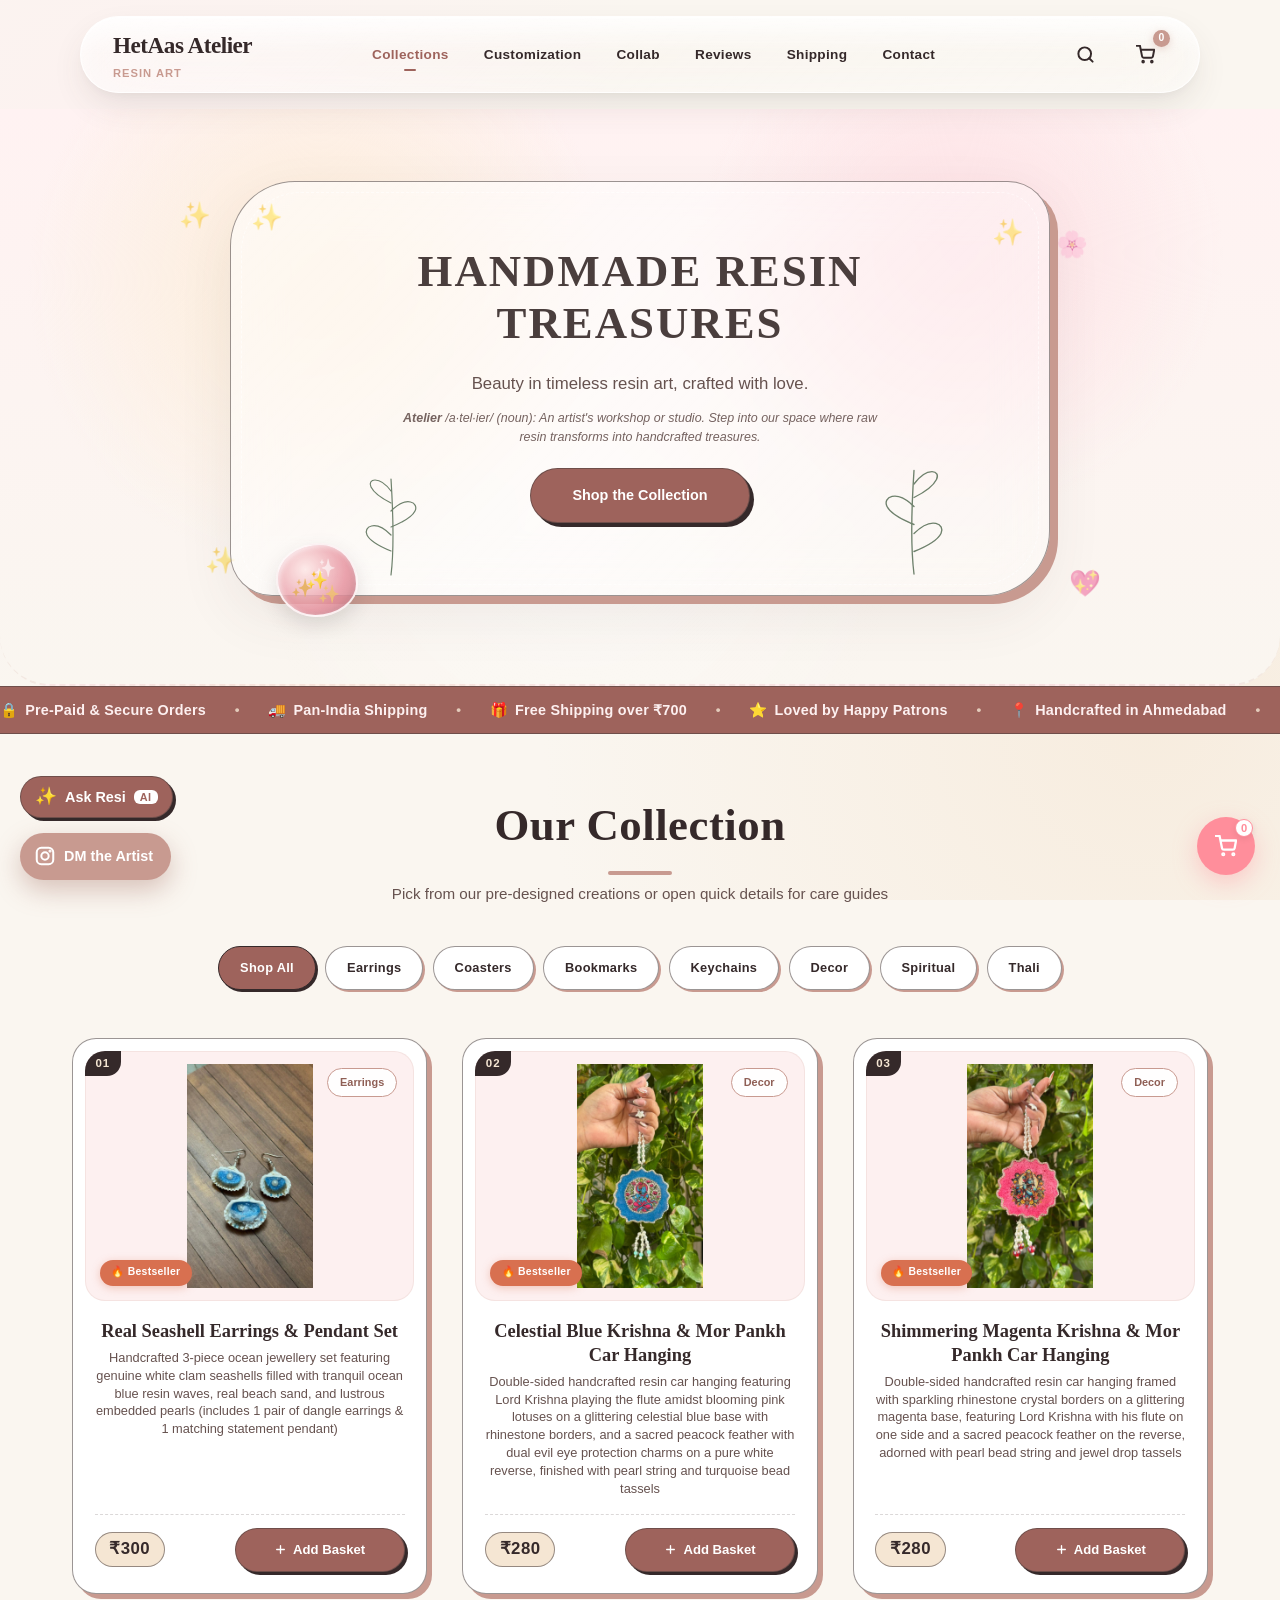
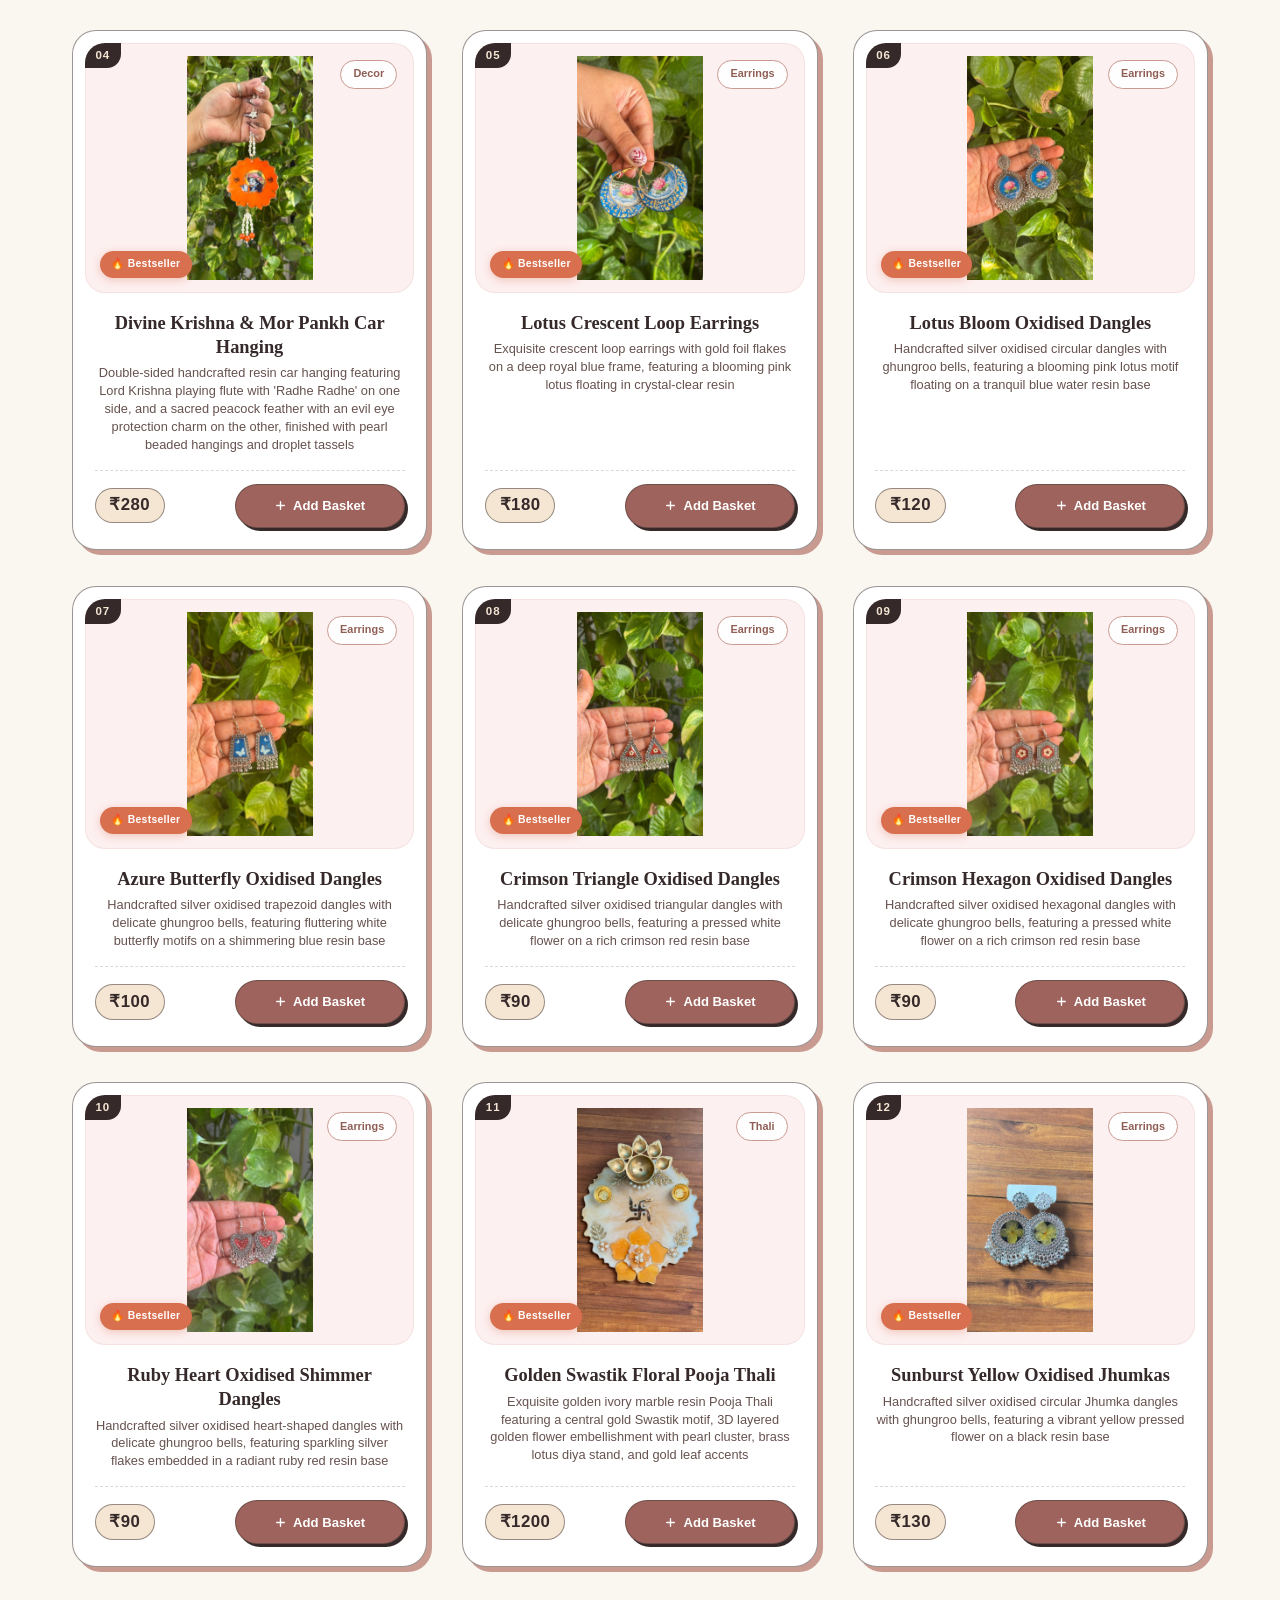
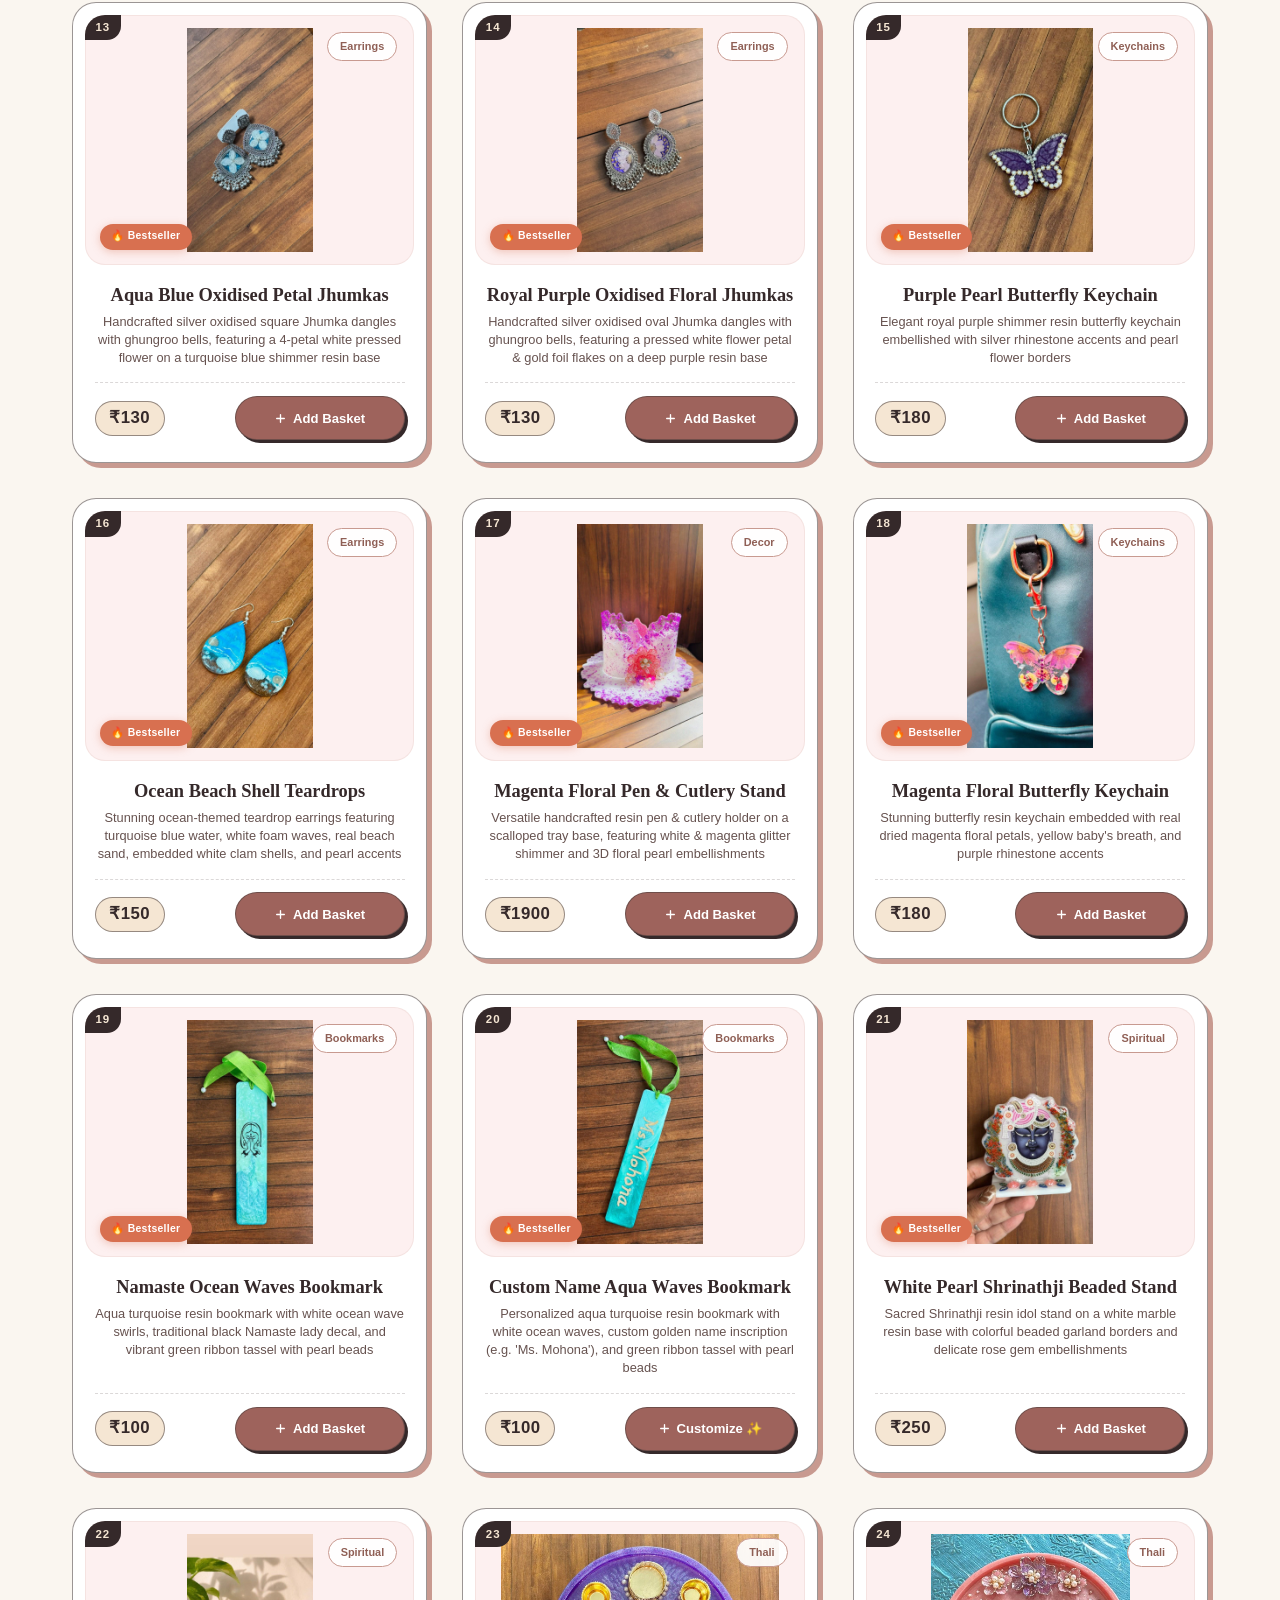
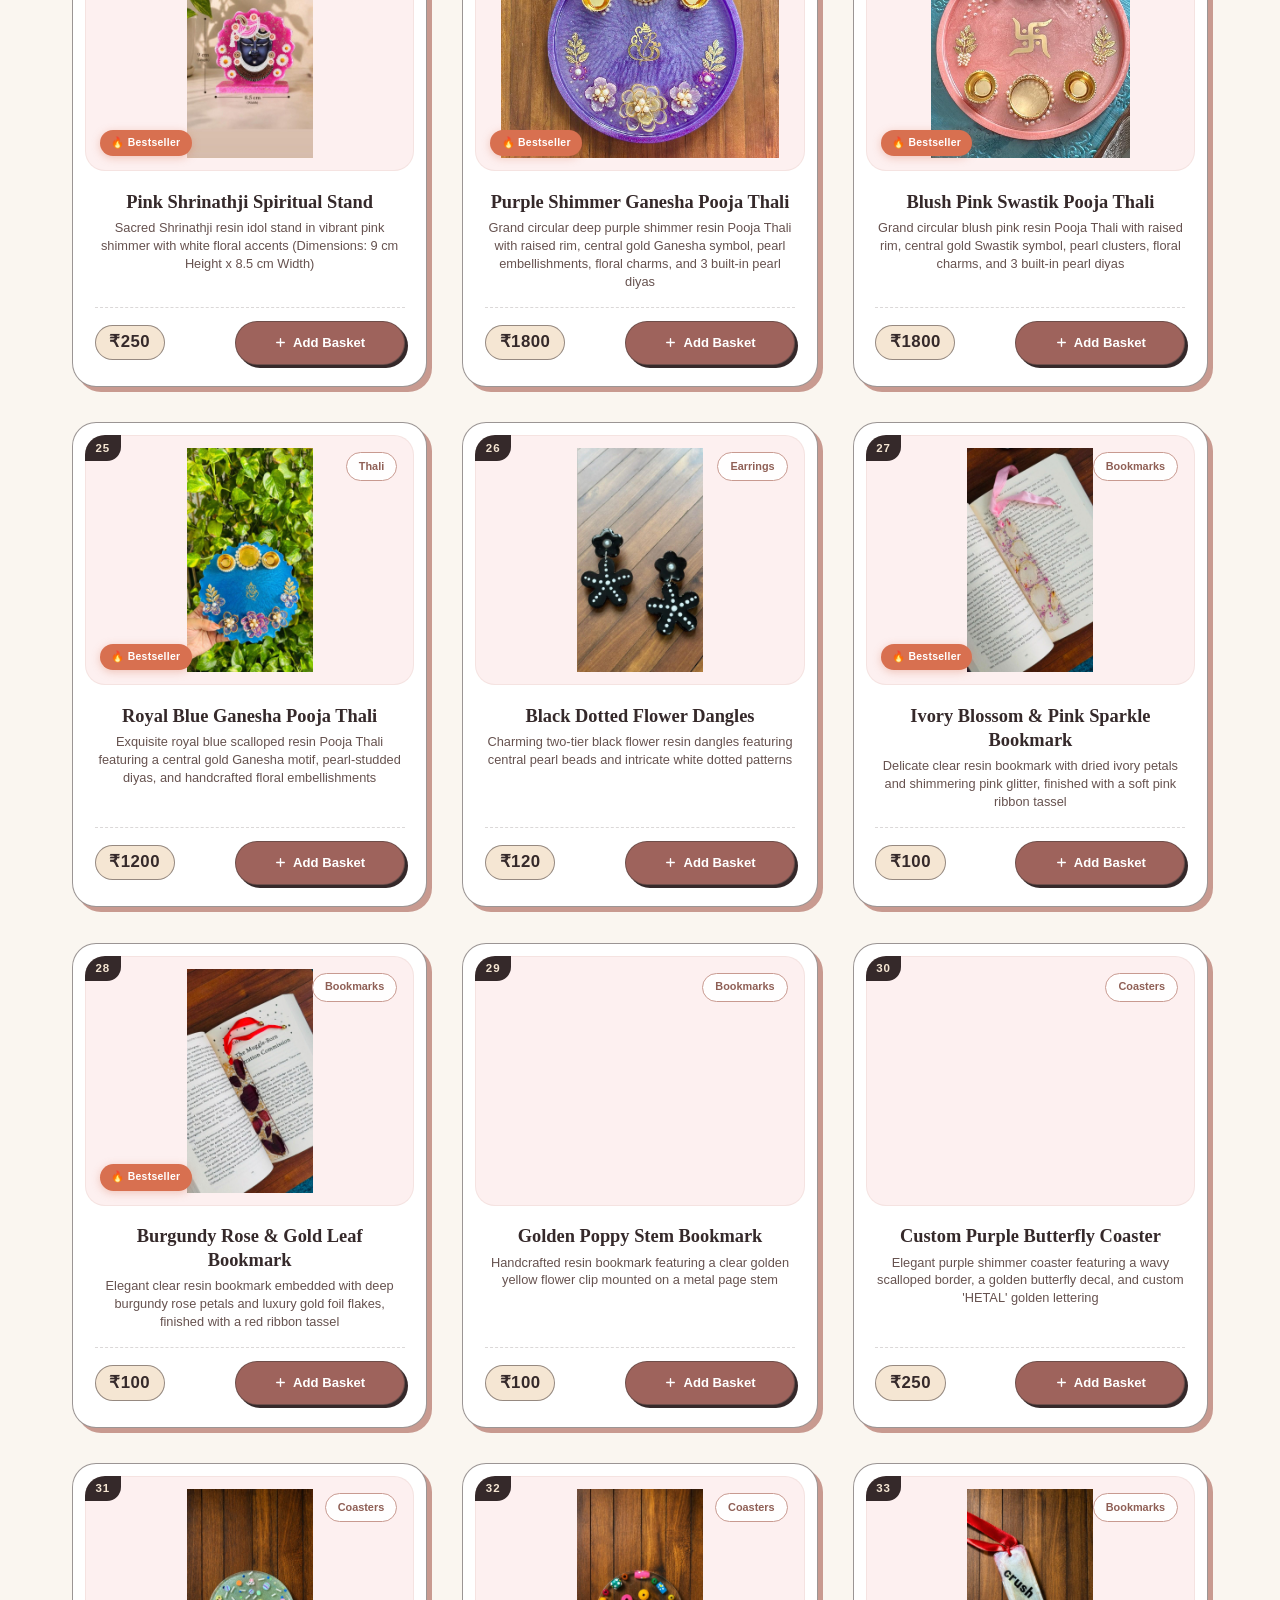
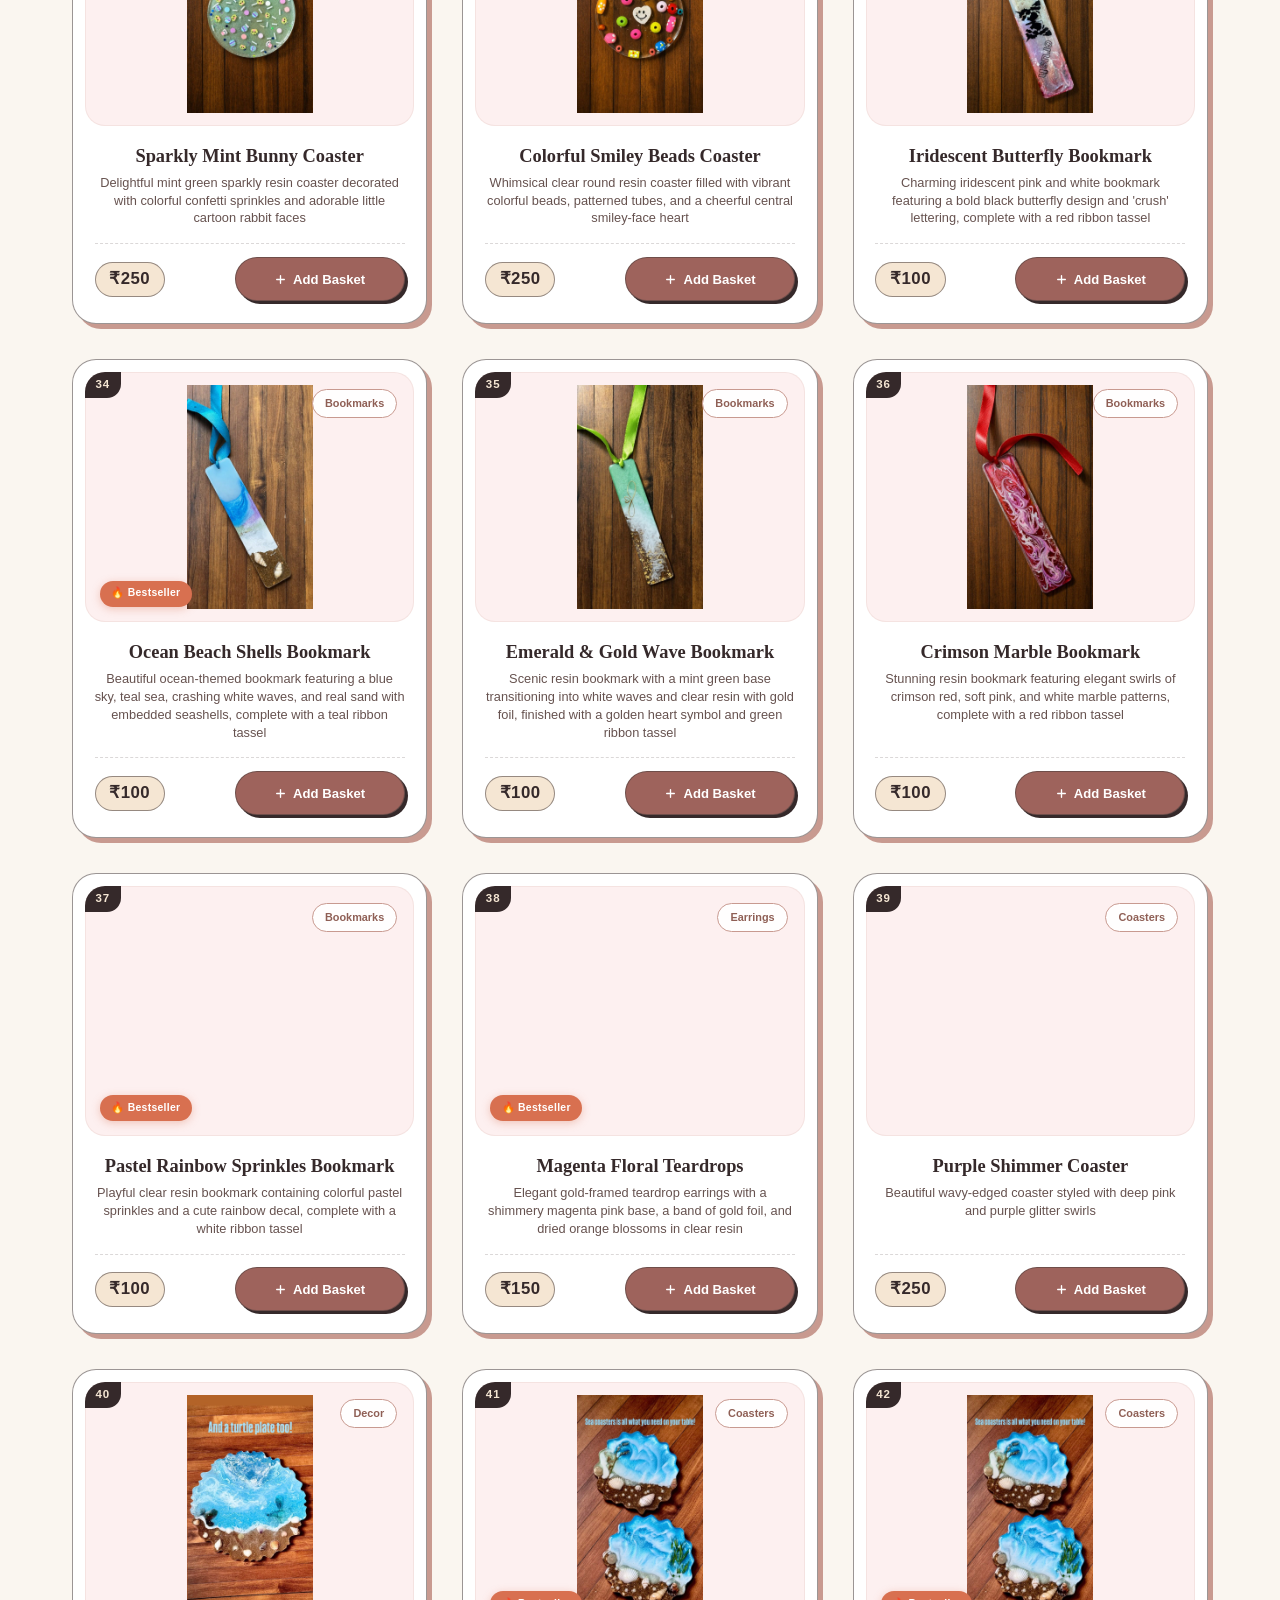
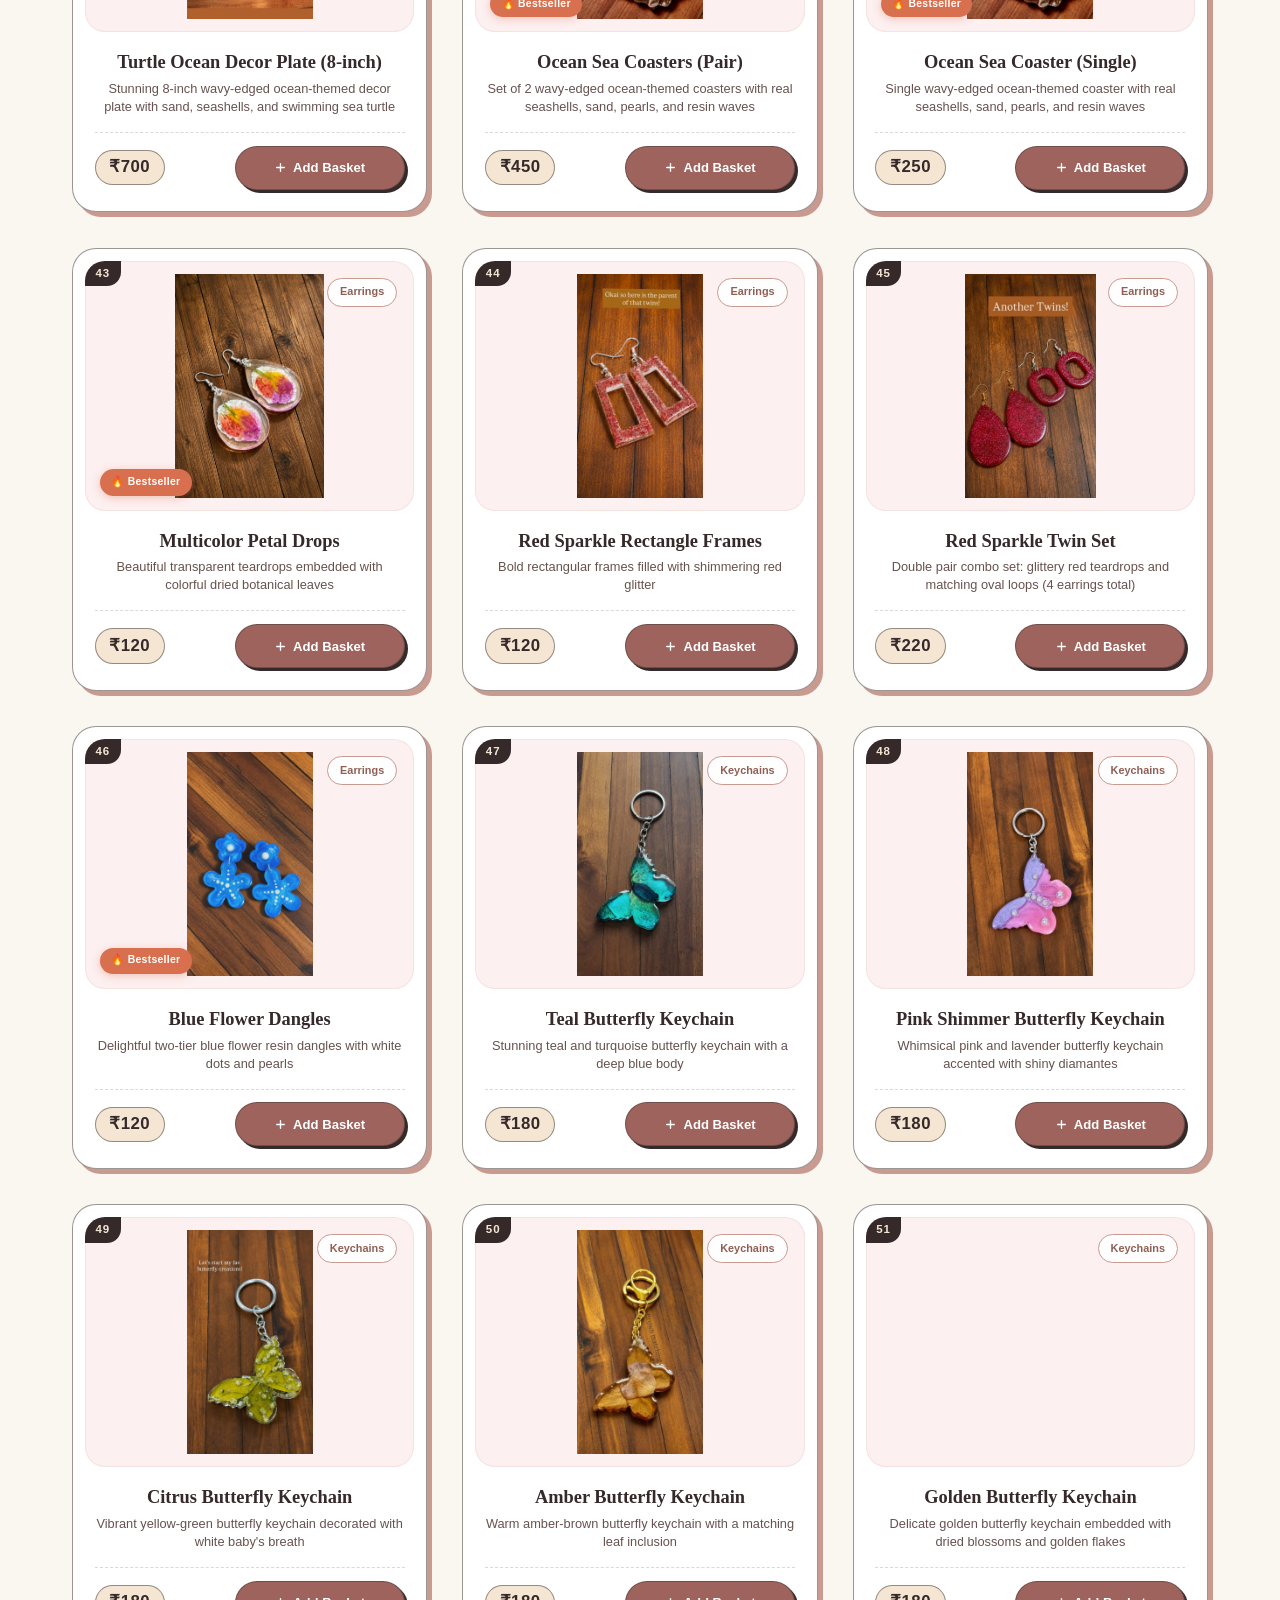
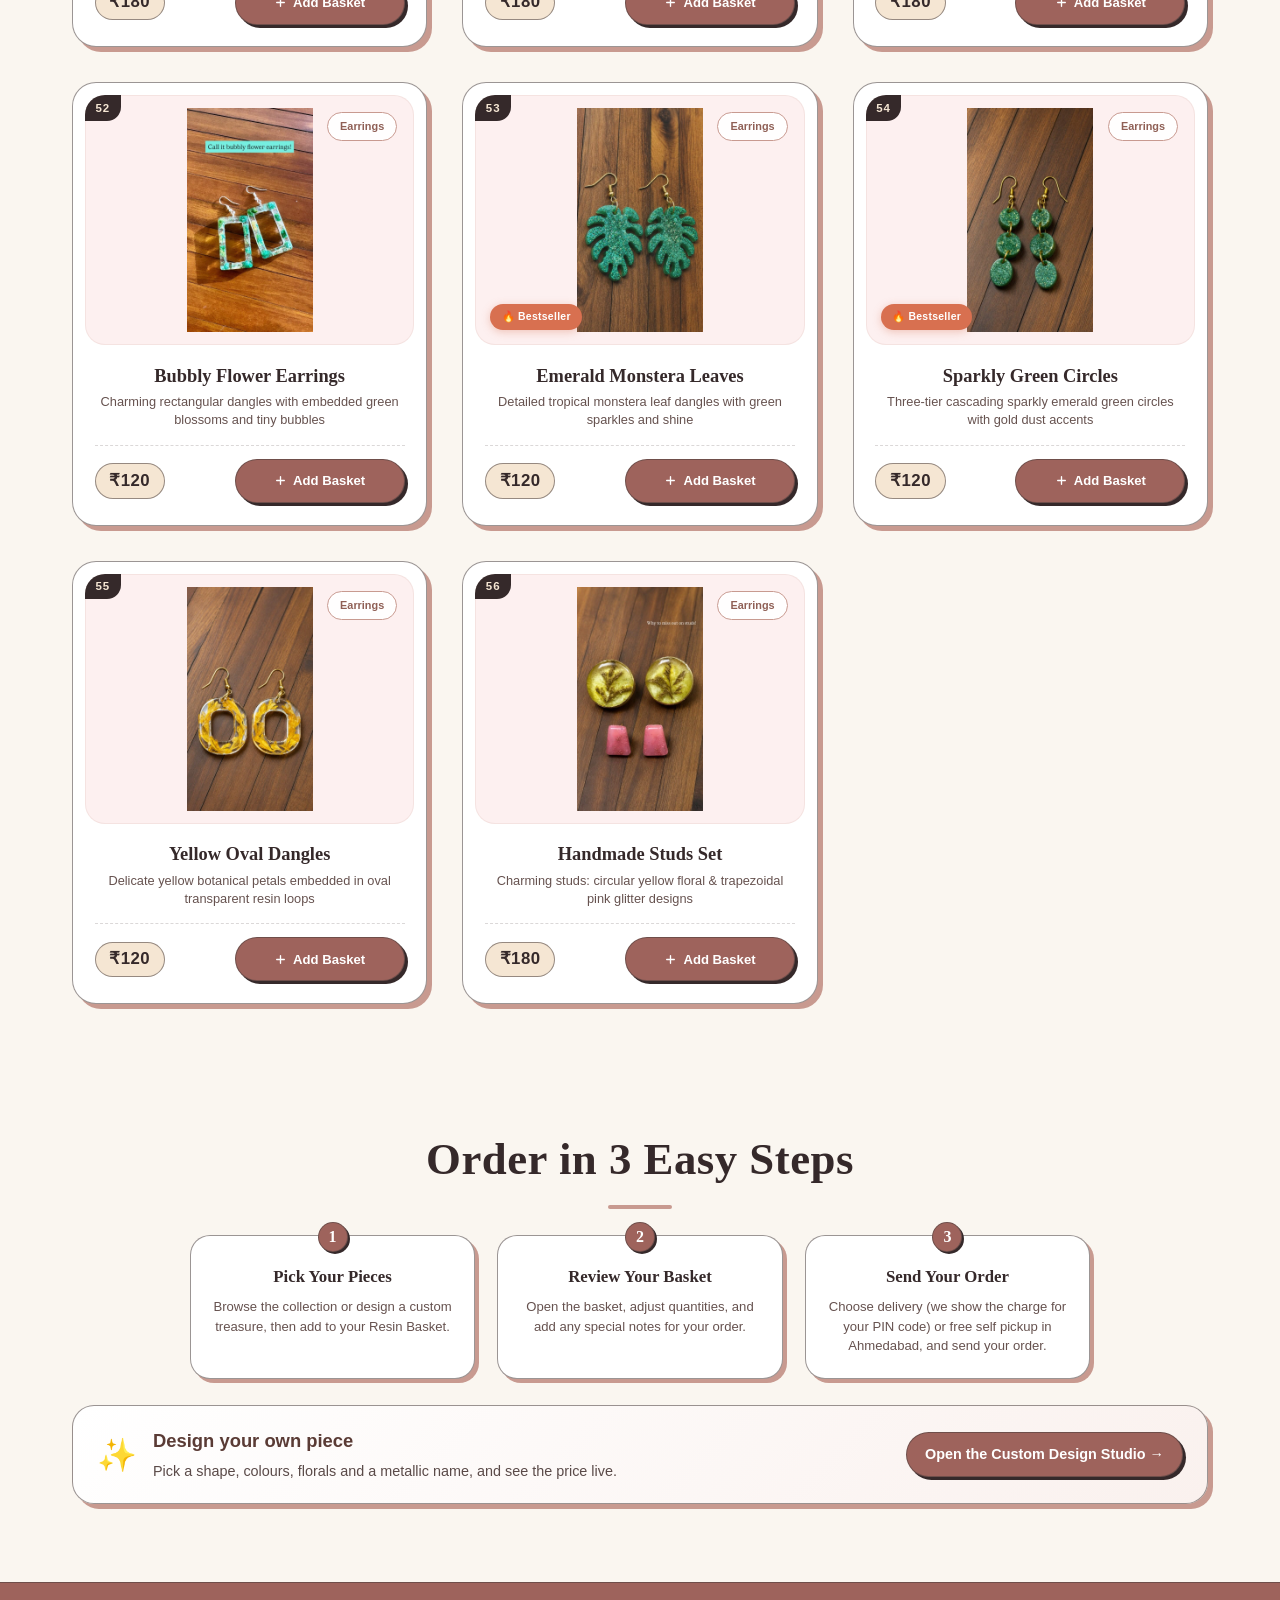
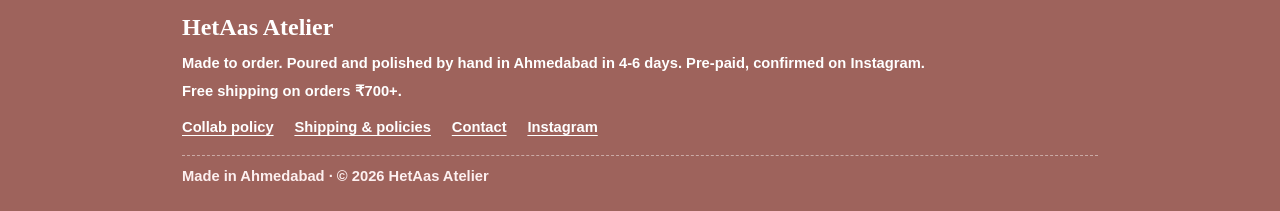
<file: index.html>
<!DOCTYPE html>
<html lang="en-IN">
<head>
    <meta charset="UTF-8">
    <meta name="viewport" content="width=device-width, initial-scale=1.0">

    <!-- Content Security Policy (static-host enforceable; hardens against XSS/injection) -->
    <meta http-equiv="Content-Security-Policy" content="default-src 'self'; base-uri 'self'; object-src 'none'; img-src 'self' data: https://*.goatcounter.com; style-src 'self' 'unsafe-inline' https://fonts.googleapis.com; font-src 'self' https://fonts.gstatic.com; script-src 'self' 'sha256-LU1qBNWjiFziC16Dj5HvB8jt5e+ZqEG7vYdZ9qhAv5o=' https://gc.zgo.at https://plausible.io; connect-src 'self' https://*.goatcounter.com https://plausible.io https://hetaas-api.automated-aesthetix.workers.dev http://127.0.0.1:8787; manifest-src 'self'; worker-src 'self'; form-action 'self'; upgrade-insecure-requests">
    <meta name="referrer" content="strict-origin-when-cross-origin">

    <!-- Clickjacking guard (runs immediately; hashed in CSP). frame-ancestors needs a real header, unavailable on static hosts. -->
    <script>if(window.top!==window.self){window.top.location=window.self.location;}</script>

    <!-- Primary SEO -->
    <title>HetAas Atelier - Handmade Resin Treasures | Ahmedabad</title>
    <meta name="description" content="HetAas Atelier crafts handmade resin treasures in Ahmedabad, Gujarat - botanical bookmarks, earrings, keychains, coasters, pooja thalis and custom name pieces. Real dried flowers preserved in high-clarity resin.">
    <meta name="keywords" content="handmade resin art, resin bookmarks, resin earrings, resin keychains, custom name keychain, pooja thali, resin coasters, Ahmedabad, Gujarat, botanical resin, dried flower jewellery, personalised gifts India">
    <meta name="author" content="HetAas Atelier">
    <meta name="robots" content="index, follow">
    <link rel="canonical" href="https://aasthathakker.github.io/HetAas-Atelier/">

    <!-- Theme & PWA -->
    <meta name="theme-color" content="#c89a90">
    <meta name="color-scheme" content="light">
    <link rel="manifest" href="manifest.webmanifest">
    <meta name="mobile-web-app-capable" content="yes">
    <meta name="apple-mobile-web-app-capable" content="yes">
    <meta name="apple-mobile-web-app-status-bar-style" content="default">
    <meta name="apple-mobile-web-app-title" content="HetAas">

    <!-- Icons -->
    <link rel="icon" href="icons/favicon.svg" type="image/svg+xml">
    <link rel="icon" href="icons/favicon-32.png" sizes="32x32" type="image/png">
    <link rel="icon" href="icons/favicon.ico" sizes="any">
    <link rel="apple-touch-icon" href="icons/apple-touch-icon.png">

    <!-- Open Graph -->
    <meta property="og:type" content="website">
    <meta property="og:site_name" content="HetAas Atelier">
    <meta property="og:title" content="HetAas Atelier - Handmade Resin Treasures">
    <meta property="og:description" content="Handmade botanical resin treasures crafted in Ahmedabad - bookmarks, earrings, keychains, coasters, pooja thalis and custom name pieces.">
    <meta property="og:url" content="https://aasthathakker.github.io/HetAas-Atelier/">
    <meta property="og:image" content="https://aasthathakker.github.io/HetAas-Atelier/images/og-image.jpg">
    <meta property="og:image:width" content="1200">
    <meta property="og:image:height" content="630">
    <meta property="og:locale" content="en_IN">

    <!-- Twitter -->
    <meta name="twitter:card" content="summary_large_image">
    <meta name="twitter:title" content="HetAas Atelier - Handmade Resin Treasures">
    <meta name="twitter:description" content="Handmade botanical resin treasures crafted in Ahmedabad - bookmarks, earrings, keychains, coasters, pooja thalis & custom pieces.">
    <meta name="twitter:image" content="https://aasthathakker.github.io/HetAas-Atelier/images/og-image.jpg">

    <!-- Font performance -->
    <link rel="preconnect" href="https://fonts.googleapis.com">
    <link rel="preconnect" href="https://fonts.gstatic.com" crossorigin>

    <link rel="stylesheet" href="styles.css">

    <!-- Structured data: business (helps local SEO & rich results) -->
    <script type="application/ld+json">
    {
      "@context": "https://schema.org",
      "@type": "Store",
      "name": "HetAas Atelier",
      "description": "Handmade botanical resin treasures crafted in Ahmedabad, Gujarat.",
      "image": "https://aasthathakker.github.io/HetAas-Atelier/images/og-image.jpg",
      "url": "https://aasthathakker.github.io/HetAas-Atelier/",
      "priceRange": "₹₹",
      "foundingDate": "2022",
      "address": {
        "@type": "PostalAddress",
        "addressLocality": "Ahmedabad",
        "addressRegion": "Gujarat",
        "addressCountry": "IN"
      },
      "aggregateRating": {
        "@type": "AggregateRating",
        "ratingValue": "5.0",
        "reviewCount": "4",
        "bestRating": "5",
        "worstRating": "1"
      },
      "review": [
        {
          "@type": "Review",
          "reviewRating": { "@type": "Rating", "ratingValue": "5" },
          "author": { "@type": "Person", "name": "Verified Customer" },
          "reviewBody": "Thank you SO much for creating something so beautiful for me! Absolutely loved it - I can genuinely see the effort and love that went into making them. Everything is so beautifully detailed and personalised. You're incredibly talented, and I'm definitely going to cherish these!!!",
          "contentLocation": { "@type": "AdministrativeArea", "name": "Mumbai, Maharashtra" }
        },
        {
          "@type": "Review",
          "reviewRating": { "@type": "Rating", "ratingValue": "5" },
          "author": { "@type": "Person", "name": "Verified Customer" },
          "reviewBody": "So one of my besties gifted me your earrings and a keychain - they are super cutee n pretty man! Thank you so muchh!",
          "contentLocation": { "@type": "AdministrativeArea", "name": "Mumbai, Maharashtra" }
        },
        {
          "@type": "Review",
          "reviewRating": { "@type": "Rating", "ratingValue": "5" },
          "author": { "@type": "Person", "name": "Verified Customer" },
          "reviewBody": "Sab kuch bohot accha hai - loved the finishing!",
          "contentLocation": { "@type": "AdministrativeArea", "name": "Ahmedabad, Gujarat" }
        },
        {
          "@type": "Review",
          "reviewRating": { "@type": "Rating", "ratingValue": "5" },
          "author": { "@type": "Person", "name": "Verified Customer" },
          "reviewBody": "I loved it honestly! Keep it up!",
          "contentLocation": { "@type": "AdministrativeArea", "name": "Ahmedabad, Gujarat" }
        }
      ],
      "sameAs": ["https://www.instagram.com/hetaas_atelier"]
    }
    </script>
</head>
<body>
    <!-- Shared header: identical on every page -->
    <div class="header-wrapper">
        <header class="header">
            <div class="container">
                <div class="logo">
                    <a href="index.html">
                        <h1>HetAas Atelier</h1>
                        <p>Resin Art</p>
                    </a>
                </div>
                <nav class="nav" aria-label="Main">
                    <a href="index.html#products" class="nav-link active" aria-current="page">Collections</a>
                    <a href="custom.html" class="nav-link">Customization</a>
                    <a href="collab.html" class="nav-link">Collab</a>
                    <a href="reviews.html" class="nav-link">Reviews</a>
                    <a href="shipping.html" class="nav-link">Shipping</a>
                    <a href="contact.html" class="nav-link">Contact</a>
                </nav>
                <!-- Mobile Menu Toggle Button -->
                <button class="mobile-menu-btn" id="mobileMenuBtn" aria-label="Toggle menu">
                    <svg xmlns="http://www.w3.org/2000/svg" viewBox="0 0 24 24" fill="none" stroke="currentColor" stroke-width="2.5" stroke-linecap="round" stroke-linejoin="round">
                        <line x1="3" y1="12" x2="21" y2="12"></line>
                        <line x1="3" y1="6" x2="21" y2="6"></line>
                        <line x1="3" y1="18" x2="21" y2="18"></line>
                    </svg>
                </button>
                <!-- Header Icons Menu (Search, Cart) -->
                <div class="nav-icons">
                    <button class="nav-icon-btn" id="searchBtn" aria-label="Search Shop">
                        <svg xmlns="http://www.w3.org/2000/svg" viewBox="0 0 24 24" fill="none" stroke="currentColor" stroke-width="2.5" stroke-linecap="round" stroke-linejoin="round">
                            <circle cx="11" cy="11" r="8"></circle>
                            <line x1="21" y1="21" x2="16.65" y2="16.65"></line>
                        </svg>
                    </button>
                    <!-- Install App Button (shown only when installable) -->
                    <button class="nav-icon-btn pwa-install-btn" id="pwaInstallBtn" aria-label="Install app" title="Install app" hidden>
                        <svg xmlns="http://www.w3.org/2000/svg" viewBox="0 0 24 24" fill="none" stroke="currentColor" stroke-width="2.5" stroke-linecap="round" stroke-linejoin="round">
                            <path d="M21 15v4a2 2 0 0 1-2 2H5a2 2 0 0 1-2-2v-4"></path>
                            <polyline points="7 10 12 15 17 10"></polyline>
                            <line x1="12" y1="15" x2="12" y2="3"></line>
                        </svg>
                    </button>
                    <div class="nav-cart-btn-wrapper">
                        <button class="nav-icon-btn" id="navCartBtn" aria-label="Open Basket">
                            <svg xmlns="http://www.w3.org/2000/svg" viewBox="0 0 24 24" fill="none" stroke="currentColor" stroke-width="2.5" stroke-linecap="round" stroke-linejoin="round">
                                <circle cx="9" cy="21" r="1"></circle>
                                <circle cx="20" cy="21" r="1"></circle>
                                <path d="M1 1h4l2.68 13.39a2 2 0 0 0 2 1.61h9.72a2 2 0 0 0 2-1.61L23 6H6"></path>
                            </svg>
                        </button>
                        <span class="cart-badge" id="cartBadgeCount">0</span>
                    </div>
                </div>
            </div>
        </header>
    </div>

    <!-- Mobile Navigation Menu Overlay -->
    <div class="mobile-menu-overlay" id="mobileMenuOverlay">
        <div class="mobile-menu-content">
            <button class="mobile-menu-close" id="mobileMenuClose" aria-label="Close menu">
                <svg xmlns="http://www.w3.org/2000/svg" viewBox="0 0 24 24" fill="none" stroke="currentColor" stroke-width="2.5" stroke-linecap="round" stroke-linejoin="round">
                    <line x1="18" y1="6" x2="6" y2="18"></line>
                    <line x1="6" y1="6" x2="18" y2="18"></line>
                </svg>
            </button>
            <nav class="mobile-nav" aria-label="Main">
                <a href="index.html#products" class="mobile-nav-link" aria-current="page">Collections</a>
                <a href="custom.html" class="mobile-nav-link">Customization</a>
                <a href="collab.html" class="mobile-nav-link">Collab</a>
                <a href="reviews.html" class="mobile-nav-link">Reviews</a>
                <a href="shipping.html" class="mobile-nav-link">Shipping</a>
                <a href="contact.html" class="mobile-nav-link">Contact</a>
            </nav>
        </div>
    </div>

    <!-- Hero Section with organic double-bordered wavy glass panel (Bokeh backdrop) -->
    <section id="home" class="hero">
        <div class="hero-sparkle sparkle-1">✨</div>
        <div class="hero-sparkle sparkle-2">🌸</div>
        <div class="hero-sparkle sparkle-3">✨</div>
        <div class="hero-sparkle sparkle-4">💖</div>
        
        <!-- Organic Wavy Glass Card (Static - First Card Does Not Move) -->
        <div class="hero-glass-panel">
            <h2 id="heroHeading">Handmade Resin Treasures</h2>

            <p class="subtext" id="heroSubtext">Beauty in timeless resin art, crafted with love.</p>

            <!-- Atelier Dictionary Meaning Subtext -->
            <p id="heroBlurb" style="font-size: 0.78rem; color: var(--color-secondary); opacity: 0.9; max-width: 480px; font-style: italic; margin-top: -0.6rem; line-height: 1.45;">
                <strong>Atelier</strong> /a·tel·ier/ (noun): An artist's workshop or studio. Step into our space where raw resin transforms into handcrafted treasures.
            </p>

            <a href="#products" class="cta-button" id="heroCta">Shop the Collection</a>

            <!-- Pink Puddle Resin Drop on bottom-left -->
            <div class="hero-resin-blob"></div>

            <!-- Sparkles inside the panel -->
            <div class="hero-sparkle" style="top: 15px; left: 20px;">✨</div>
            <div class="hero-sparkle" style="top: 30px; right: 25px;">✨</div>

            <!-- Decorative Botanical SVGs inside the panel (Growing from bottom-left & bottom-right edges) -->
            <svg class="hero-deco-plant hero-deco-left" viewBox="0 0 100 150" fill="none" stroke="currentColor" stroke-width="1.5" stroke-linecap="round" style="width: 42px; height: auto;">
                <path d="M50,140 Q55,100 50,20" />
                <path d="M50,110 Q25,100 20,90 C15,80 30,70 50,90" />
                <path d="M50,80 Q75,70 80,60 C85,50 70,40 50,60" />
                <path d="M50,50 Q30,40 25,30 C20,20 35,15 50,35" />
            </svg>
            <svg class="hero-deco-plant hero-deco-right" viewBox="0 0 100 150" fill="none" stroke="currentColor" stroke-width="1.5" stroke-linecap="round" style="width: 42px; height: auto;">
                <path d="M50,140 Q45,100 50,25" />
                <path d="M50,115 Q75,105 80,95 C85,85 70,75 50,95" />
                <path d="M50,85 Q25,75 20,65 C15,55 30,45 50,65" />
                <path d="M50,55 Q70,45 75,35 C80,25 65,20 50,40" />
            </svg>
        </div>
    </section>

    <!-- Thin Trust Bar (populated from content.json) -->
    <div class="trust-bar" id="trustBar" hidden>
        <div class="container trust-bar-content" id="trustBarContent"></div>
    </div>

    <!-- Products Section -->
    <section id="products" class="products-section">
        <div class="container">
            <h2 class="section-title">Our Collection</h2>
            <p class="section-subtitle">Pick from our pre-designed creations or open quick details for care guides</p>
            
            <!-- Category Filter (rebuilt from content.json categories) -->
            <div class="filter-container" id="filterContainer">
                <button class="filter-btn active" data-filter="all">Shop All</button>
                <button class="filter-btn" data-filter="Earrings">Earrings</button>
                <button class="filter-btn" data-filter="Coasters">Coasters</button>
                <button class="filter-btn" data-filter="Bookmarks">Bookmarks</button>
                <button class="filter-btn" data-filter="Keychains">Keychains</button>
                <button class="filter-btn" data-filter="Decor">Decor</button>
                <button class="filter-btn" data-filter="Spiritual">Spiritual</button>
                <button class="filter-btn" data-filter="Thali">Thali</button>
            </div>

            <!-- Products Grid -->
            <div class="products-grid" id="productsGrid">
                <div class="loading">Loading products...</div>
            </div>
        </div>
    </section>

    <!-- How To Order (populated from content.json) -->
    <section class="how-to-order-section" id="howToOrder" hidden>
        <div class="container">
            <h2 class="section-title" id="howToOrderHeading">Order in 3 Easy Steps</h2>
            <div class="how-to-order-grid" id="howToOrderGrid"></div>
        </div>
    </section>

    <!-- Invite to the Custom Design Studio (its own page: custom.html) -->
    <section class="studio-invite-section">
        <div class="container">
            <a href="custom.html" class="studio-invite-card">
                <span class="studio-invite-icon">✨</span>
                <span class="studio-invite-text">
                    <strong>Design your own piece</strong>
                    <small>Pick a shape, colours, florals and a metallic name, and see the price live.</small>
                </span>
                <span class="studio-invite-cta">Open the Custom Design Studio →</span>
            </a>
        </div>
    </section>

    <!-- Footer -->
    <footer class="footer">
        <div class="container footer-simple">
            <h3 class="footer-brand-name" id="footerBrand">HetAas Atelier</h3>
            <p class="footer-line" id="footerTagline">Made to order. Poured and polished by hand in Ahmedabad in 4-6 days. Pre-paid, confirmed on Instagram.</p>
            <p class="footer-line" id="footerPolicyNote">Free shipping on orders &#8377;700+.</p>
            <nav class="footer-links" aria-label="Footer">
                <a href="collab.html">Collab policy</a>
                <a href="shipping.html">Shipping &amp; policies</a>
                <a href="contact.html">Contact</a>
                <a href="https://www.instagram.com/hetaas_atelier" id="footerInstagram" target="_blank" rel="noopener noreferrer">Instagram</a>
            </nav>
            <p class="footer-line footer-copy" id="footerCopyright">Made in Ahmedabad &middot; &copy; 2026 HetAas Atelier</p>
        </div>
    </footer>

    <!-- Floating Contact Button: a real person (the artist) on Instagram DM. The AI assistant "Resi" sits above it. -->
    <a class="floating-contact-fab" id="contactFab" href="https://ig.me/m/hetaas_atelier" aria-label="DM the artist on Instagram" target="_blank" rel="noopener noreferrer">
        <svg xmlns="http://www.w3.org/2000/svg" viewBox="0 0 24 24" fill="none" stroke="currentColor" stroke-width="2.2" stroke-linecap="round" stroke-linejoin="round">
            <rect x="3" y="3" width="18" height="18" rx="5"></rect>
            <circle cx="12" cy="12" r="4"></circle>
            <circle cx="17.5" cy="6.5" r="0.6" fill="currentColor"></circle>
        </svg>
        <span class="floating-contact-label">DM the Artist</span>
    </a>

    <!-- Floating Basket Trigger Button -->
    <button class="floating-cart-trigger" id="floatingCartBtn" aria-label="Open Basket">
        <svg xmlns="http://www.w3.org/2000/svg" viewBox="0 0 24 24" fill="none" stroke="currentColor" stroke-width="2.5" stroke-linecap="round" stroke-linejoin="round">
            <circle cx="9" cy="21" r="1"></circle>
            <circle cx="20" cy="21" r="1"></circle>
            <path d="M1 1h4l2.68 13.39a2 2 0 0 0 2 1.61h9.72a2 2 0 0 0 2-1.61L23 6H6"></path>
        </svg>
        <span class="floating-cart-badge" id="floatingCartBadgeCount">0</span>
    </button>

    <!-- Resin Basket Drawer (Slide-out Cart) -->
    <div class="cart-drawer-overlay" id="cartDrawerOverlay">
        <div class="cart-drawer">
            <div class="cart-header">
                <h2>
                    <svg xmlns="http://www.w3.org/2000/svg" viewBox="0 0 24 24" fill="none" stroke="currentColor" stroke-width="2.5" stroke-linecap="round" stroke-linejoin="round" width="20" height="20">
                        <circle cx="9" cy="21" r="1"></circle>
                        <circle cx="20" cy="21" r="1"></circle>
                        <path d="M1 1h4l2.68 13.39a2 2 0 0 0 2 1.61h9.72a2 2 0 0 0 2-1.61L23 6H6"></path>
                    </svg>
                    Your Basket
                </h2>
                <button class="close-drawer-btn" id="closeDrawerBtn" aria-label="Close basket">
                    <svg xmlns="http://www.w3.org/2000/svg" viewBox="0 0 24 24" fill="none" stroke="currentColor" stroke-width="2.5" stroke-linecap="round" stroke-linejoin="round">
                        <line x1="18" y1="6" x2="6" y2="18"></line>
                        <line x1="6" y1="6" x2="18" y2="18"></line>
                    </svg>
                </button>
            </div>
            
            <div class="cart-perks" id="cartPerks"></div>

            <div class="cart-items-container" id="cartItemsContainer">
                <!-- Populated dynamically -->
            </div>

            <div class="cart-notes-wrapper">
                <label for="cartNotes">Special Instructions / Custom Notes:</label>
                <textarea id="cartNotes" class="cart-notes-input" placeholder="E.g., custom colors, packaging requests..."></textarea>
            </div>

            <div class="cart-footer">
                <div class="cart-summary-row">
                    <span class="cart-total-label">Basket Total:</span>
                    <span class="cart-total-val" id="cartTotal">₹0</span>
                </div>
                <button class="checkout-btn" id="checkoutBtn">
                    Place Order Request 🌸
                </button>
            </div>
        </div>
    </div>

    <!-- Order options: shown when checking out (PayPal + delivery, self pickup, or confirm first) -->
    <div class="checkout-popup-overlay" id="orderOptionsOverlay">
        <div class="checkout-popup order-options-popup">
            <div class="checkout-popup-header">
                <h3>How would you like to order?</h3>
                <p>Pick what suits you best 🌸</p>
            </div>
            <div class="order-options">
                <button type="button" class="order-option" data-mode="paypal" data-only="demo" hidden>
                    <span class="order-option-icon">💳</span>
                    <span class="order-option-text">
                        <strong>Pay now &amp; get it delivered</strong>
                        <small>Secure PayPal checkout. Delivery charge added from your PIN code.</small>
                    </span>
                    <span class="order-option-tag">Fastest</span>
                </button>
                <button type="button" class="order-option" data-mode="deliver" data-only="live">
                    <span class="order-option-icon">🚚</span>
                    <span class="order-option-text">
                        <strong>Get it delivered</strong>
                        <small>See your delivery charge, then send the order on Instagram. Pay once the artist confirms.</small>
                    </span>
                </button>
                <button type="button" class="order-option" data-mode="pickup">
                    <span class="order-option-icon">🏠</span>
                    <span class="order-option-text">
                        <strong>Self pickup in Ahmedabad</strong>
                        <small>Chat with the artist on Instagram to fix a pickup time.</small>
                    </span>
                    <span class="order-option-tag">Free</span>
                </button>
                <button type="button" class="order-option" data-mode="confirm" data-only="demo" hidden>
                    <span class="order-option-icon">💬</span>
                    <span class="order-option-text">
                        <strong>Confirm first, pay later</strong>
                        <small>Send your order on Instagram. Pay once the artist confirms.</small>
                    </span>
                </button>
            </div>
            <button type="button" class="order-options-back" id="orderOptionsBackBtn">Back to basket</button>
        </div>
    </div>

    <!-- Delivery Details (asked before PayPal; sent with the order and in the owner's email) -->
    <div class="checkout-popup-overlay" id="deliveryPopupOverlay">
        <div class="checkout-popup delivery-popup">
            <div class="checkout-popup-header">
                <span class="checkout-popup-icon">📦✨</span>
                <h3>Delivery Details</h3>
                <p>We'll use these to ship your order and to contact you about it.</p>
            </div>
            <form id="deliveryForm" class="delivery-form" novalidate>
                <label>Full name<input name="name" type="text" autocomplete="name" required minlength="2" maxlength="60"></label>
                <label>Email<input name="email" type="email" autocomplete="email" required maxlength="80" pattern="[^\|]+"></label>
                <label>Mobile number<input name="phone" type="tel" autocomplete="tel" required pattern="(\+?91[ \-]?)?[6-9][0-9]{4}[ \-]?[0-9]{5}" placeholder="10-digit mobile number" maxlength="16"></label>
                <label>Address<input name="address" type="text" autocomplete="street-address" required minlength="5" maxlength="120" placeholder="House no., street, area"></label>
                <div class="delivery-row">
                    <label>City<input name="city" type="text" autocomplete="address-level2" required minlength="2" maxlength="40"></label>
                    <label>State<input name="state" type="text" autocomplete="address-level1" required minlength="2" maxlength="40"></label>
                </div>
                <label>PIN code<input name="pincode" type="text" inputmode="numeric" autocomplete="postal-code" required pattern="[1-9][0-9]{5}" maxlength="6" placeholder="6 digits"></label>
                <div class="delivery-summary" id="deliverySummary" aria-live="polite">
                    <div class="delivery-summary-row"><span>Items</span><span id="sumItems">₹0</span></div>
                    <div class="delivery-summary-row"><span id="sumDeliveryLabel">Delivery</span><span id="sumDelivery">Enter PIN code</span></div>
                    <div class="delivery-summary-row delivery-summary-total"><span>Total</span><span id="sumTotal">-</span></div>
                </div>
                <p class="delivery-error" id="deliveryError" role="alert"></p>
                <div class="checkout-popup-buttons">
                    <button type="button" class="checkout-popup-btn delivery-back-btn" id="deliveryBackBtn">Back</button>
                    <button type="submit" class="checkout-popup-btn" id="deliveryPayBtn">Pay with PayPal 🌸</button>
                </div>
            </form>
        </div>
    </div>

    <!-- Product Quick View Modal -->
    <div class="modal-overlay" id="quickViewOverlay">
        <div class="modal-container">
            <button class="modal-close-btn" id="closeModalBtn" aria-label="Close details">
                <svg xmlns="http://www.w3.org/2000/svg" viewBox="0 0 24 24" fill="none" stroke="currentColor" stroke-width="2.5" stroke-linecap="round" stroke-linejoin="round" width="16" height="16">
                    <line x1="18" y1="6" x2="6" y2="18"></line>
                    <line x1="6" y1="6" x2="18" y2="18"></line>
                </svg>
            </button>
            <div class="modal-body" id="modalBodyContent">
                <!-- Loaded dynamically -->
            </div>
        </div>
    </div>

    <!-- Interactive Search Bar Overlay -->
    <div class="search-overlay" id="searchOverlay">
        <div class="search-box-container">
            <div class="search-input-row">
                <svg xmlns="http://www.w3.org/2000/svg" viewBox="0 0 24 24" fill="none" stroke="currentColor" stroke-width="2.5" stroke-linecap="round" stroke-linejoin="round">
                    <circle cx="11" cy="11" r="8"></circle>
                    <line x1="21" y1="21" x2="16.65" y2="16.65"></line>
                </svg>
                <input type="text" id="searchBarInput" class="search-bar-input" placeholder="Search creations (e.g. Earrings, Coasters)..." autofocus>
            </div>
            <div class="search-results-list" id="searchResultsList">
                <!-- Dynamic search results -->
            </div>
            <span class="search-close-btn" id="closeSearchBtn">Close Search</span>
        </div>
    </div>

    <!-- Checkout Clipboard Instructions Dialog Box -->
    <div class="checkout-popup-overlay" id="checkoutPopupOverlay">
        <div class="checkout-popup">
            <div class="checkout-popup-header">
                <span class="checkout-popup-icon" id="igPopupIcon">📋✨</span>
                <h3 id="igPopupTitle">Order Receipt Ready!</h3>
                <p id="igPopupText">Your itemized order receipt has been copied to your clipboard. Click below to paste & send via Instagram DM! 🌸</p>
            </div>
            
            <div class="receipt-card">
                <div class="receipt-top-bar">
                    <span class="receipt-brand-title">HetAas Atelier</span>
                    <span class="receipt-badge-tag" id="igPopupBadge">ORDER REQUEST</span>
                </div>
                <div class="checkout-code-box" id="checkoutCodeBox">
                    <!-- Formatted order text here -->
                </div>
                <div class="receipt-footer-note" id="igPopupFooter">
                    🔒 100% Pre-Paid Order • Hand-cured in 4-6 Days • Pan-India Shipping
                </div>
            </div>
            
            <div class="checkout-popup-buttons">
                <!-- WhatsApp Button (shown only when a number is configured; order is pre-filled) -->
                <button class="checkout-popup-btn checkout-whatsapp-btn" id="checkoutWhatsappBtn" style="display:none;">
                    <span>Send Order via WhatsApp</span>
                    <svg xmlns="http://www.w3.org/2000/svg" viewBox="0 0 24 24" fill="currentColor" width="18" height="18">
                        <path d="M12.04 2C6.58 2 2.13 6.45 2.13 11.91c0 1.75.46 3.45 1.32 4.95L2 22l5.25-1.38c1.45.79 3.08 1.21 4.79 1.21h.01c5.46 0 9.91-4.45 9.91-9.91 0-2.65-1.03-5.14-2.9-7.01A9.82 9.82 0 0 0 12.04 2zm5.8 14.14c-.24.68-1.42 1.32-1.95 1.36-.5.05-.5.42-3.16-.66-2.66-1.08-4.32-3.83-4.45-4-.13-.17-1.06-1.41-1.06-2.69 0-1.28.67-1.91.91-2.17.24-.26.52-.33.7-.33.17 0 .35 0 .5.01.16.01.38-.06.59.45.24.58.81 2 .88 2.14.07.14.12.31.02.5-.09.19-.14.31-.28.48-.14.17-.29.38-.42.51-.14.14-.28.29-.12.57.16.28.72 1.19 1.55 1.93 1.06.95 1.96 1.24 2.24 1.38.28.14.44.12.6-.07.17-.19.69-.81.87-1.09.18-.28.36-.23.61-.14.24.09 1.55.73 1.82.87.27.14.45.2.51.31.07.11.07.66-.17 1.34z"/>
                    </svg>
                </button>
                <!-- Instagram DM Button -->
                <button class="checkout-popup-btn" id="checkoutGoBtn">
                    <span>Send to the Artist on Instagram</span>
                    <svg xmlns="http://www.w3.org/2000/svg" viewBox="0 0 24 24" fill="none" stroke="currentColor" stroke-width="2.5" stroke-linecap="round" stroke-linejoin="round" width="16" height="16">
                        <line x1="5" y1="12" x2="19" y2="12"></line>
                        <polyline points="12 5 19 12 12 19"></polyline>
                    </svg>
                </button>
            </div>
        </div>
    </div>

    <!-- Toast Notification Container -->
    <div class="toast-container" id="toastContainer">
        <span id="toastIcon">🌸</span>
        <span id="toastMessage">Added to your basket!</span>
    </div>

    <!-- Local-preview data fallback (used only when opened via file://; ignored on a real server) -->
    <script src="data.js"></script>
    <script src="config.js"></script>
    <script src="app.js" defer></script>
    <script src="chat.js" defer></script>
</body>
</html>
</file>
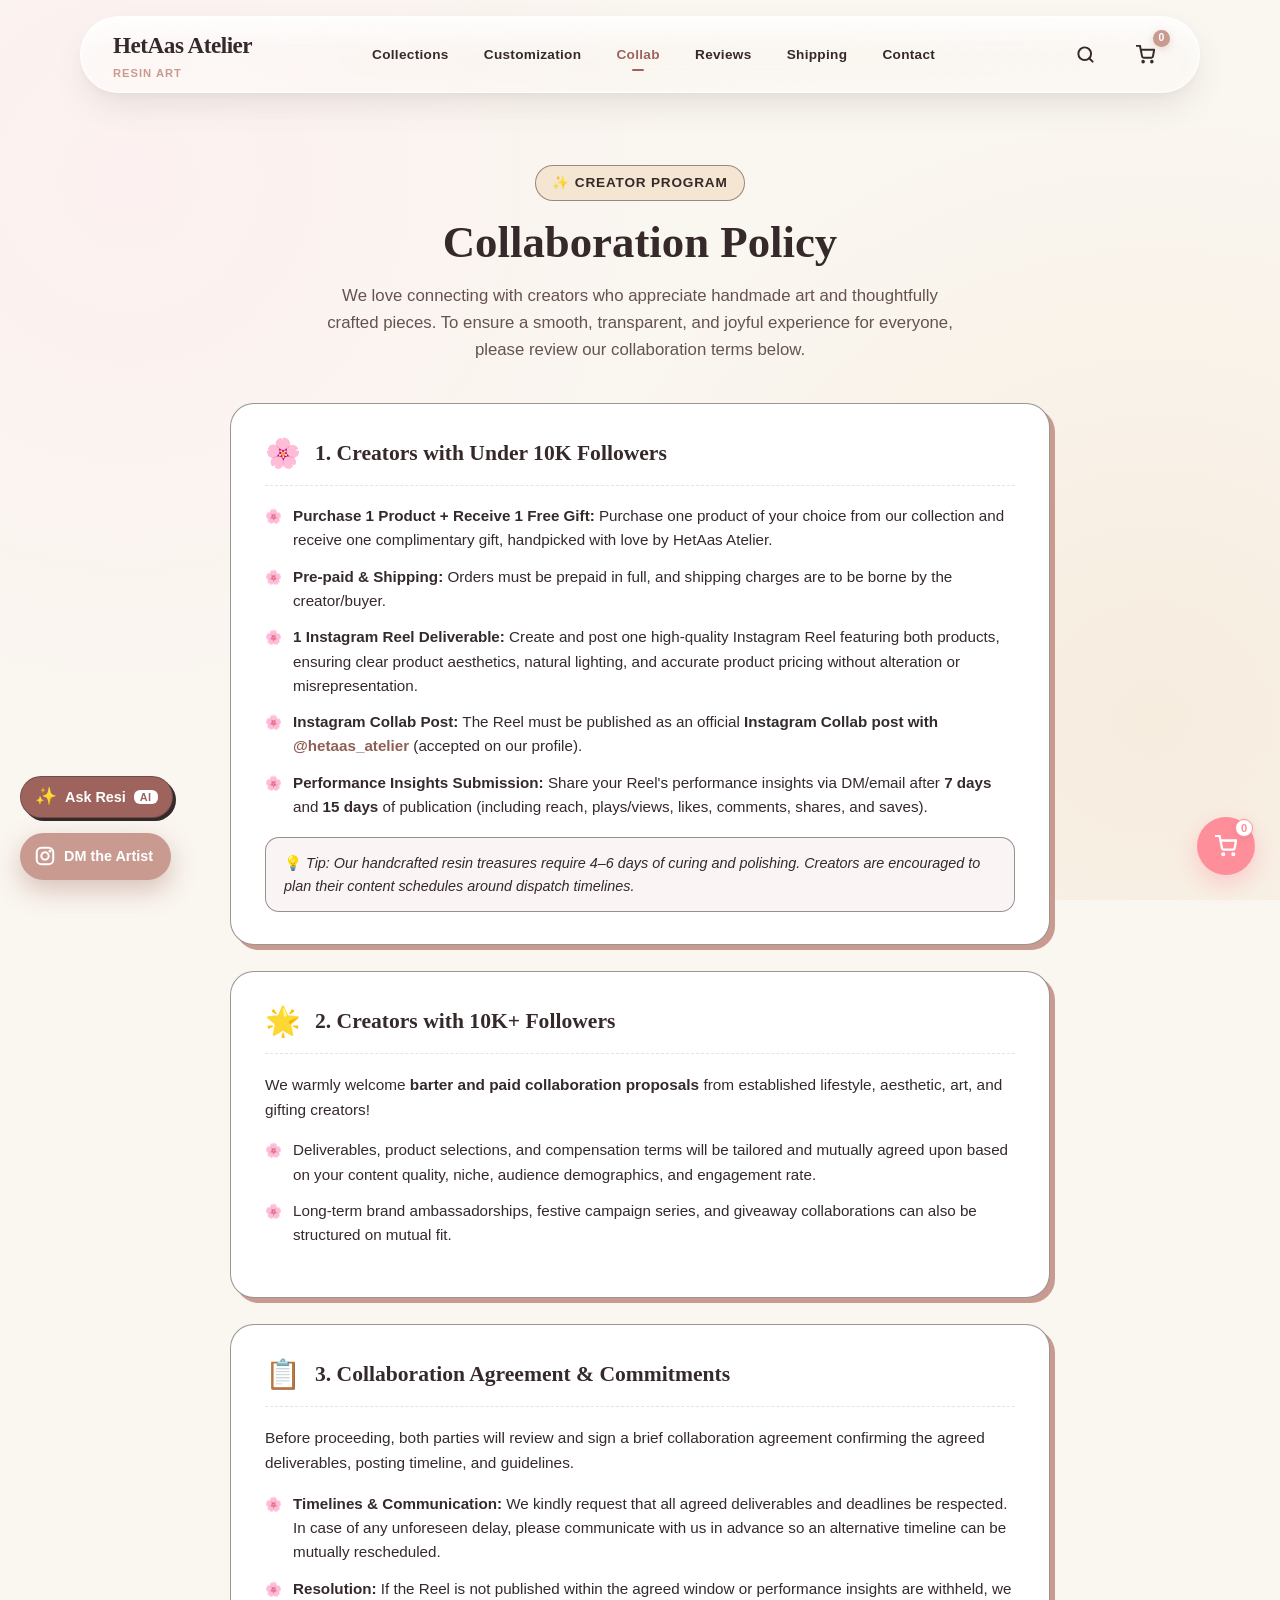
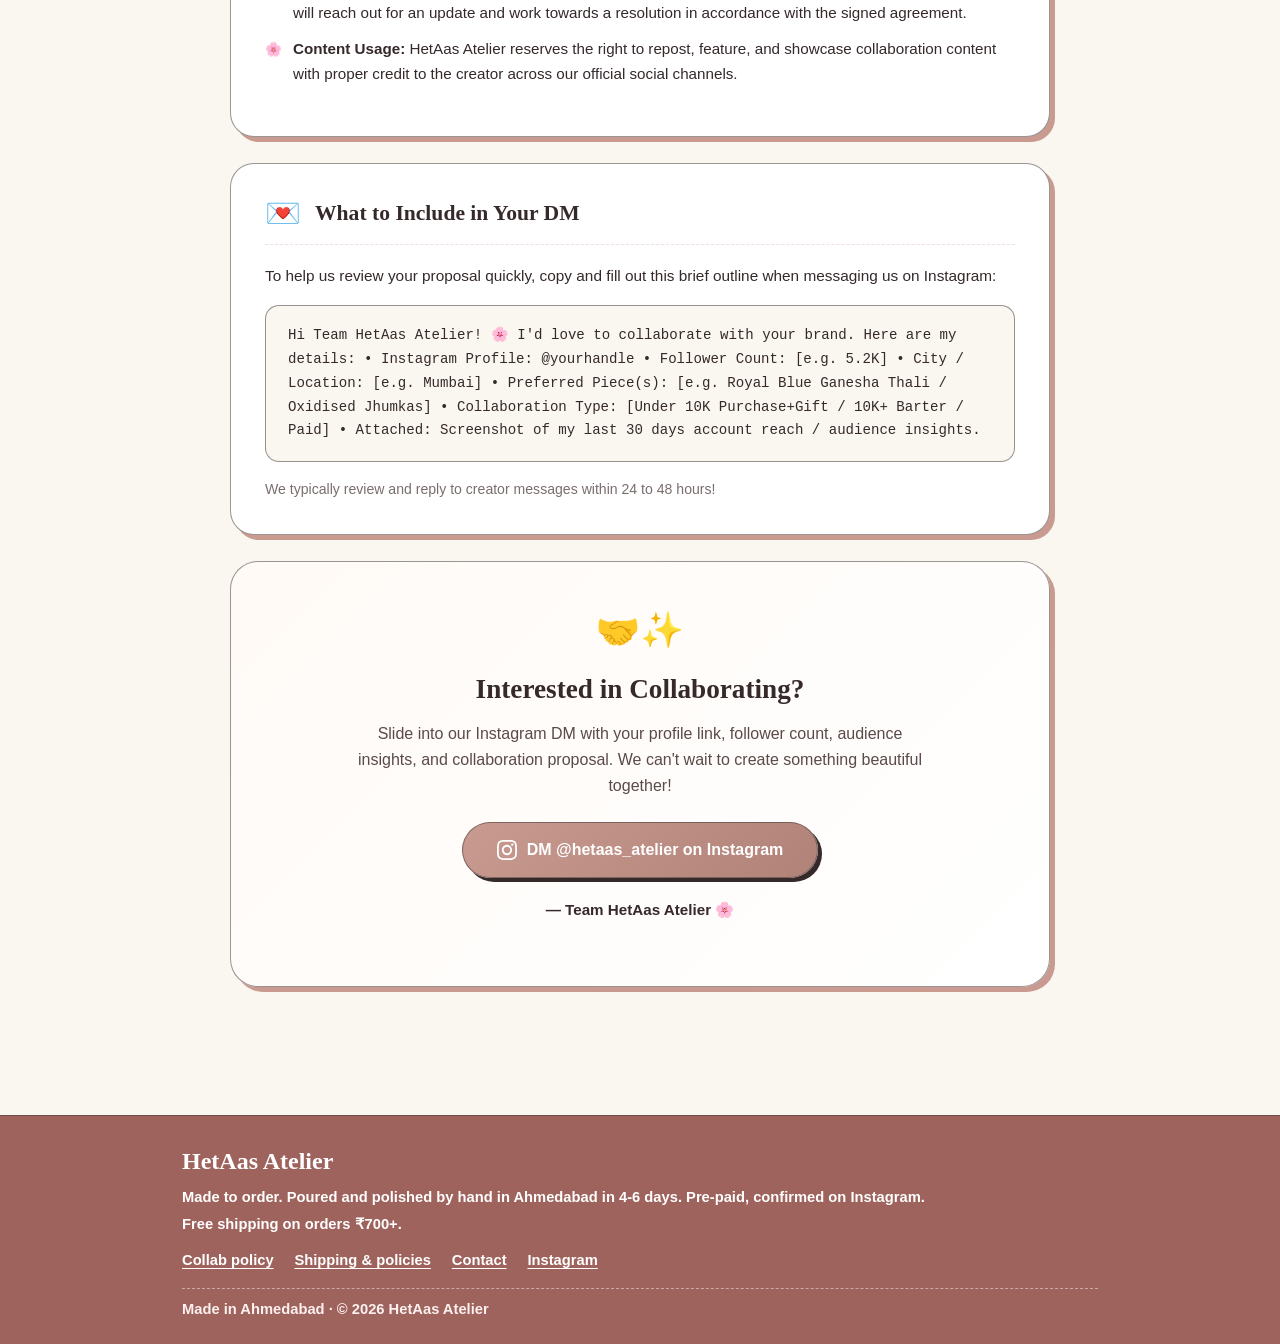
<file: collab.html>
<!DOCTYPE html>
<html lang="en-IN">
<head>
    <meta charset="UTF-8">
    <meta name="viewport" content="width=device-width, initial-scale=1.0">

    <!-- Content Security Policy (static-host enforceable; hardens against XSS/injection) -->
    <meta http-equiv="Content-Security-Policy" content="default-src 'self'; base-uri 'self'; object-src 'none'; img-src 'self' data: https://*.goatcounter.com; style-src 'self' 'unsafe-inline' https://fonts.googleapis.com; font-src 'self' https://fonts.gstatic.com; script-src 'self' 'sha256-LU1qBNWjiFziC16Dj5HvB8jt5e+ZqEG7vYdZ9qhAv5o=' https://gc.zgo.at https://plausible.io; connect-src 'self' https://*.goatcounter.com https://plausible.io https://hetaas-api.automated-aesthetix.workers.dev http://127.0.0.1:8787; manifest-src 'self'; worker-src 'self'; form-action 'self'; upgrade-insecure-requests">
    <meta name="referrer" content="strict-origin-when-cross-origin">

    <!-- Clickjacking guard (runs immediately; hashed in CSP). frame-ancestors needs a real header, unavailable on static hosts. -->
    <script>if(window.top!==window.self){window.top.location=window.self.location;}</script>

    <!-- Primary SEO -->
    <title>Creator Collaboration Policy | HetAas Atelier</title>
    <meta name="description" content="Collaboration policy for creators and influencers who want to work with HetAas Atelier, handmade resin art from Ahmedabad.">
    <meta name="keywords" content="handmade resin art, resin bookmarks, resin earrings, resin keychains, custom name keychain, pooja thali, resin coasters, Ahmedabad, Gujarat, botanical resin, dried flower jewellery, personalised gifts India">
    <meta name="author" content="HetAas Atelier">
    <meta name="robots" content="index, follow">
    <link rel="canonical" href="https://hetaas-demo.pages.dev/collab.html">

    <!-- Theme & PWA -->
    <meta name="theme-color" content="#c89a90">
    <meta name="color-scheme" content="light">
    <link rel="manifest" href="manifest.webmanifest">
    <meta name="mobile-web-app-capable" content="yes">
    <meta name="apple-mobile-web-app-capable" content="yes">
    <meta name="apple-mobile-web-app-status-bar-style" content="default">
    <meta name="apple-mobile-web-app-title" content="HetAas">

    <!-- Icons -->
    <link rel="icon" href="icons/favicon.svg" type="image/svg+xml">
    <link rel="icon" href="icons/favicon-32.png" sizes="32x32" type="image/png">
    <link rel="icon" href="icons/favicon.ico" sizes="any">
    <link rel="apple-touch-icon" href="icons/apple-touch-icon.png">

    <!-- Open Graph -->
    <meta property="og:type" content="website">
    <meta property="og:site_name" content="HetAas Atelier">
    <meta property="og:title" content="Creator Collaboration Policy - HetAas Atelier">
    <meta property="og:description" content="Collaboration policy for creators and influencers who want to work with HetAas Atelier, handmade resin art from Ahmedabad.">
    <meta property="og:url" content="https://hetaas-demo.pages.dev/collab.html">
    <meta property="og:image" content="https://aasthathakker.github.io/HetAas-Atelier/images/og-image.jpg">
    <meta property="og:image:width" content="1200">
    <meta property="og:image:height" content="630">
    <meta property="og:locale" content="en_IN">

    <!-- Twitter -->
    <meta name="twitter:card" content="summary_large_image">
    <meta name="twitter:title" content="Creator Collaboration Policy - HetAas Atelier">
    <meta name="twitter:description" content="Collaboration policy for creators and influencers who want to work with HetAas Atelier, handmade resin art from Ahmedabad.">
    <meta name="twitter:image" content="https://aasthathakker.github.io/HetAas-Atelier/images/og-image.jpg">

    <!-- Font performance -->
    <link rel="preconnect" href="https://fonts.googleapis.com">
    <link rel="preconnect" href="https://fonts.gstatic.com" crossorigin>

    <link rel="stylesheet" href="styles.css">

    <!-- Structured data: business (helps local SEO & rich results) -->
    <script type="application/ld+json">
    {
      "@context": "https://schema.org",
      "@type": "Store",
      "name": "HetAas Atelier",
      "description": "Handmade botanical resin treasures crafted in Ahmedabad, Gujarat.",
      "image": "https://aasthathakker.github.io/HetAas-Atelier/images/og-image.jpg",
      "url": "https://aasthathakker.github.io/HetAas-Atelier/",
      "priceRange": "₹₹",
      "foundingDate": "2022",
      "address": {
        "@type": "PostalAddress",
        "addressLocality": "Ahmedabad",
        "addressRegion": "Gujarat",
        "addressCountry": "IN"
      },
      "aggregateRating": {
        "@type": "AggregateRating",
        "ratingValue": "5.0",
        "reviewCount": "4",
        "bestRating": "5",
        "worstRating": "1"
      },
      "review": [
        {
          "@type": "Review",
          "reviewRating": { "@type": "Rating", "ratingValue": "5" },
          "author": { "@type": "Person", "name": "Verified Customer" },
          "reviewBody": "Thank you SO much for creating something so beautiful for me! Absolutely loved it - I can genuinely see the effort and love that went into making them. Everything is so beautifully detailed and personalised. You're incredibly talented, and I'm definitely going to cherish these!!!",
          "contentLocation": { "@type": "AdministrativeArea", "name": "Mumbai, Maharashtra" }
        },
        {
          "@type": "Review",
          "reviewRating": { "@type": "Rating", "ratingValue": "5" },
          "author": { "@type": "Person", "name": "Verified Customer" },
          "reviewBody": "So one of my besties gifted me your earrings and a keychain - they are super cutee n pretty man! Thank you so muchh!",
          "contentLocation": { "@type": "AdministrativeArea", "name": "Mumbai, Maharashtra" }
        },
        {
          "@type": "Review",
          "reviewRating": { "@type": "Rating", "ratingValue": "5" },
          "author": { "@type": "Person", "name": "Verified Customer" },
          "reviewBody": "Sab kuch bohot accha hai - loved the finishing!",
          "contentLocation": { "@type": "AdministrativeArea", "name": "Ahmedabad, Gujarat" }
        },
        {
          "@type": "Review",
          "reviewRating": { "@type": "Rating", "ratingValue": "5" },
          "author": { "@type": "Person", "name": "Verified Customer" },
          "reviewBody": "I loved it honestly! Keep it up!",
          "contentLocation": { "@type": "AdministrativeArea", "name": "Ahmedabad, Gujarat" }
        }
      ],
      "sameAs": ["https://www.instagram.com/hetaas_atelier"]
    }
    </script>
</head>
<body data-page="collab">
    <!-- Shared header: identical on every page -->
    <div class="header-wrapper">
        <header class="header">
            <div class="container">
                <div class="logo">
                    <a href="index.html">
                        <h1>HetAas Atelier</h1>
                        <p>Resin Art</p>
                    </a>
                </div>
                <nav class="nav" aria-label="Main">
                    <a href="index.html#products" class="nav-link">Collections</a>
                    <a href="custom.html" class="nav-link">Customization</a>
                    <a href="collab.html" class="nav-link active" aria-current="page">Collab</a>
                    <a href="reviews.html" class="nav-link">Reviews</a>
                    <a href="shipping.html" class="nav-link">Shipping</a>
                    <a href="contact.html" class="nav-link">Contact</a>
                </nav>
                <!-- Mobile Menu Toggle Button -->
                <button class="mobile-menu-btn" id="mobileMenuBtn" aria-label="Toggle menu">
                    <svg xmlns="http://www.w3.org/2000/svg" viewBox="0 0 24 24" fill="none" stroke="currentColor" stroke-width="2.5" stroke-linecap="round" stroke-linejoin="round">
                        <line x1="3" y1="12" x2="21" y2="12"></line>
                        <line x1="3" y1="6" x2="21" y2="6"></line>
                        <line x1="3" y1="18" x2="21" y2="18"></line>
                    </svg>
                </button>
                <!-- Header Icons Menu (Search, Cart) -->
                <div class="nav-icons">
                    <button class="nav-icon-btn" id="searchBtn" aria-label="Search Shop">
                        <svg xmlns="http://www.w3.org/2000/svg" viewBox="0 0 24 24" fill="none" stroke="currentColor" stroke-width="2.5" stroke-linecap="round" stroke-linejoin="round">
                            <circle cx="11" cy="11" r="8"></circle>
                            <line x1="21" y1="21" x2="16.65" y2="16.65"></line>
                        </svg>
                    </button>
                    <!-- Install App Button (shown only when installable) -->
                    <button class="nav-icon-btn pwa-install-btn" id="pwaInstallBtn" aria-label="Install app" title="Install app" hidden>
                        <svg xmlns="http://www.w3.org/2000/svg" viewBox="0 0 24 24" fill="none" stroke="currentColor" stroke-width="2.5" stroke-linecap="round" stroke-linejoin="round">
                            <path d="M21 15v4a2 2 0 0 1-2 2H5a2 2 0 0 1-2-2v-4"></path>
                            <polyline points="7 10 12 15 17 10"></polyline>
                            <line x1="12" y1="15" x2="12" y2="3"></line>
                        </svg>
                    </button>
                    <div class="nav-cart-btn-wrapper">
                        <button class="nav-icon-btn" id="navCartBtn" aria-label="Open Basket">
                            <svg xmlns="http://www.w3.org/2000/svg" viewBox="0 0 24 24" fill="none" stroke="currentColor" stroke-width="2.5" stroke-linecap="round" stroke-linejoin="round">
                                <circle cx="9" cy="21" r="1"></circle>
                                <circle cx="20" cy="21" r="1"></circle>
                                <path d="M1 1h4l2.68 13.39a2 2 0 0 0 2 1.61h9.72a2 2 0 0 0 2-1.61L23 6H6"></path>
                            </svg>
                        </button>
                        <span class="cart-badge" id="cartBadgeCount">0</span>
                    </div>
                </div>
            </div>
        </header>
    </div>

    <!-- Mobile Navigation Menu Overlay -->
    <div class="mobile-menu-overlay" id="mobileMenuOverlay">
        <div class="mobile-menu-content">
            <button class="mobile-menu-close" id="mobileMenuClose" aria-label="Close menu">
                <svg xmlns="http://www.w3.org/2000/svg" viewBox="0 0 24 24" fill="none" stroke="currentColor" stroke-width="2.5" stroke-linecap="round" stroke-linejoin="round">
                    <line x1="18" y1="6" x2="6" y2="18"></line>
                    <line x1="6" y1="6" x2="18" y2="18"></line>
                </svg>
            </button>
            <nav class="mobile-nav" aria-label="Main">
                <a href="index.html#products" class="mobile-nav-link">Collections</a>
                <a href="custom.html" class="mobile-nav-link">Customization</a>
                <a href="collab.html" class="mobile-nav-link" aria-current="page">Collab</a>
                <a href="reviews.html" class="mobile-nav-link">Reviews</a>
                <a href="shipping.html" class="mobile-nav-link">Shipping</a>
                <a href="contact.html" class="mobile-nav-link">Contact</a>
            </nav>
        </div>
    </div>

    <main class="collab-page">
        <div class="collab-container">
            <!-- Hero Header -->
            <div class="collab-hero">
                <span class="collab-badge">✨ Creator Program</span>
                <h1 class="collab-title">Collaboration Policy</h1>
                <p class="collab-subtitle">
                    We love connecting with creators who appreciate handmade art and thoughtfully crafted pieces. 
                    To ensure a smooth, transparent, and joyful experience for everyone, please review our collaboration terms below.
                </p>
            </div>

            <!-- Tier 1 Card -->
            <div class="collab-card">
                <div class="collab-card-header">
                    <span class="collab-card-icon">🌸</span>
                    <div>
                        <h3>1. Creators with Under 10K Followers</h3>
                    </div>
                </div>
                <ul class="collab-list">
                    <li><strong>Purchase 1 Product + Receive 1 Free Gift:</strong> Purchase one product of your choice from our collection and receive one complimentary gift, handpicked with love by HetAas Atelier.</li>
                    <li><strong>Pre-paid & Shipping:</strong> Orders must be prepaid in full, and shipping charges are to be borne by the creator/buyer.</li>
                    <li><strong>1 Instagram Reel Deliverable:</strong> Create and post one high-quality Instagram Reel featuring both products, ensuring clear product aesthetics, natural lighting, and accurate product pricing without alteration or misrepresentation.</li>
                    <li><strong>Instagram Collab Post:</strong> The Reel must be published as an official <strong>Instagram Collab post with <a href="https://www.instagram.com/hetaas_atelier" target="_blank" rel="noopener noreferrer" style="color:var(--color-primary-dark); font-weight:700;">@hetaas_atelier</a></strong> (accepted on our profile).</li>
                    <li><strong>Performance Insights Submission:</strong> Share your Reel's performance insights via DM/email after <strong>7 days</strong> and <strong>15 days</strong> of publication (including reach, plays/views, likes, comments, shares, and saves).</li>
                </ul>
                <div class="collab-note-box">
                    💡 <em>Tip: Our handcrafted resin treasures require 4–6 days of curing and polishing. Creators are encouraged to plan their content schedules around dispatch timelines.</em>
                </div>
            </div>

            <!-- Tier 2 Card -->
            <div class="collab-card">
                <div class="collab-card-header">
                    <span class="collab-card-icon">🌟</span>
                    <div>
                        <h3>2. Creators with 10K+ Followers</h3>
                    </div>
                </div>
                <p>
                    We warmly welcome <strong>barter and paid collaboration proposals</strong> from established lifestyle, aesthetic, art, and gifting creators!
                </p>
                <ul class="collab-list">
                    <li>Deliverables, product selections, and compensation terms will be tailored and mutually agreed upon based on your content quality, niche, audience demographics, and engagement rate.</li>
                    <li>Long-term brand ambassadorships, festive campaign series, and giveaway collaborations can also be structured on mutual fit.</li>
                </ul>
            </div>

            <!-- Tier 3 Card: Commitments -->
            <div class="collab-card">
                <div class="collab-card-header">
                    <span class="collab-card-icon">📋</span>
                    <div>
                        <h3>3. Collaboration Agreement & Commitments</h3>
                    </div>
                </div>
                <p>
                    Before proceeding, both parties will review and sign a brief collaboration agreement confirming the agreed deliverables, posting timeline, and guidelines.
                </p>
                <ul class="collab-list">
                    <li><strong>Timelines & Communication:</strong> We kindly request that all agreed deliverables and deadlines be respected. In case of any unforeseen delay, please communicate with us in advance so an alternative timeline can be mutually rescheduled.</li>
                    <li><strong>Resolution:</strong> If the Reel is not published within the agreed window or performance insights are withheld, we will reach out for an update and work towards a resolution in accordance with the signed agreement.</li>
                    <li><strong>Content Usage:</strong> HetAas Atelier reserves the right to repost, feature, and showcase collaboration content with proper credit to the creator across our official social channels.</li>
                </ul>
            </div>

            <!-- DM Proposal Template Box -->
            <div class="collab-card">
                <div class="collab-card-header">
                    <span class="collab-card-icon">💌</span>
                    <div>
                        <h3>What to Include in Your DM</h3>
                    </div>
                </div>
                <p>To help us review your proposal quickly, copy and fill out this brief outline when messaging us on Instagram:</p>
                <div class="collab-proposal-box">
Hi Team HetAas Atelier! 🌸
I'd love to collaborate with your brand. Here are my details:
• Instagram Profile: @yourhandle
• Follower Count: [e.g. 5.2K]
• City / Location: [e.g. Mumbai]
• Preferred Piece(s): [e.g. Royal Blue Ganesha Thali / Oxidised Jhumkas]
• Collaboration Type: [Under 10K Purchase+Gift / 10K+ Barter / Paid]
• Attached: Screenshot of my last 30 days account reach / audience insights.
                </div>
                <p style="font-size:0.88rem; color:#7a6e6d; margin:0;">We typically review and reply to creator messages within 24 to 48 hours!</p>
            </div>

            <!-- CTA Card -->
            <div class="collab-cta-card">
                <span style="font-size: 2.2rem; display: block; margin-bottom: 10px;">🤝✨</span>
                <h3>Interested in Collaborating?</h3>
                <p>
                    Slide into our Instagram DM with your profile link, follower count, audience insights, and collaboration proposal. 
                    We can't wait to create something beautiful together!
                </p>
                <a href="https://ig.me/m/hetaas_atelier" target="_blank" rel="noopener noreferrer" class="collab-dm-btn">
                    <svg viewBox="0 0 24 24">
                        <path d="M12 2.163c3.204 0 3.584.012 4.85.07 3.252.148 4.771 1.691 4.919 4.919.058 1.265.069 1.645.069 4.849 0 3.205-.012 3.584-.069 4.849-.149 3.225-1.664 4.771-4.919 4.919-1.266.058-1.644.07-4.85.07-3.204 0-3.584-.012-4.849-.07-3.26-.149-4.771-1.699-4.919-4.92-.058-1.265-.07-1.644-.07-4.849 0-3.204.013-3.583.07-4.849.149-3.227 1.664-4.771 4.919-4.919 1.266-.057 1.645-.069 4.849-.069zm0-2.163c-3.259 0-3.667.014-4.947.072-4.358.2-6.78 2.618-6.98 6.98-.059 1.281-.073 1.689-.073 4.948 0 3.259.014 3.668.072 4.948.2 4.358 2.618 6.78 6.98 6.98 1.281.058 1.689.072 4.948.072 3.259 0 3.668-.014 4.948-.072 4.354-.2 6.782-2.618 6.979-6.98.059-1.28.073-1.689.073-4.948 0-3.259-.014-3.667-.072-4.947-.196-4.354-2.617-6.78-6.979-6.98-1.281-.059-1.69-.073-4.949-.073zm0 5.838c-3.403 0-6.162 2.759-6.162 6.162s2.759 6.163 6.162 6.163 6.162-2.759 6.162-6.163c0-3.403-2.759-6.162-6.162-6.162zm0 10.162c-2.209 0-4-1.79-4-4 0-2.209 1.791-4 4-4s4 1.791 4 4c0 2.21-1.791 4-4 4zm6.406-11.845c-.796 0-1.441.645-1.441 1.44s.645 1.44 1.441 1.44c.795 0 1.439-.645 1.439-1.44s-.644-1.44-1.439-1.44z"/>
                    </svg>
                    <span>DM @hetaas_atelier on Instagram</span>
                </a>
                <p style="margin-top: 20px; font-weight: 600; font-size: 0.95rem; color: var(--color-dark);">
                    — Team HetAas Atelier 🌸
                </p>
            </div>
        </div>
    </main>

    <!-- Footer -->
    <footer class="footer">
        <div class="container footer-simple">
            <h3 class="footer-brand-name" id="footerBrand">HetAas Atelier</h3>
            <p class="footer-line" id="footerTagline">Made to order. Poured and polished by hand in Ahmedabad in 4-6 days. Pre-paid, confirmed on Instagram.</p>
            <p class="footer-line" id="footerPolicyNote">Free shipping on orders &#8377;700+.</p>
            <nav class="footer-links" aria-label="Footer">
                <a href="collab.html">Collab policy</a>
                <a href="shipping.html">Shipping &amp; policies</a>
                <a href="contact.html">Contact</a>
                <a href="https://www.instagram.com/hetaas_atelier" id="footerInstagram" target="_blank" rel="noopener noreferrer">Instagram</a>
            </nav>
            <p class="footer-line footer-copy" id="footerCopyright">Made in Ahmedabad &middot; &copy; 2026 HetAas Atelier</p>
        </div>
    </footer>

    <!-- Floating Contact Button: a real person (the artist) on Instagram DM. The AI assistant "Resi" sits above it. -->
    <a class="floating-contact-fab" id="contactFab" href="https://ig.me/m/hetaas_atelier" aria-label="DM the artist on Instagram" target="_blank" rel="noopener noreferrer">
        <svg xmlns="http://www.w3.org/2000/svg" viewBox="0 0 24 24" fill="none" stroke="currentColor" stroke-width="2.2" stroke-linecap="round" stroke-linejoin="round">
            <rect x="3" y="3" width="18" height="18" rx="5"></rect>
            <circle cx="12" cy="12" r="4"></circle>
            <circle cx="17.5" cy="6.5" r="0.6" fill="currentColor"></circle>
        </svg>
        <span class="floating-contact-label">DM the Artist</span>
    </a>

    <!-- Floating Basket Trigger Button -->
    <button class="floating-cart-trigger" id="floatingCartBtn" aria-label="Open Basket">
        <svg xmlns="http://www.w3.org/2000/svg" viewBox="0 0 24 24" fill="none" stroke="currentColor" stroke-width="2.5" stroke-linecap="round" stroke-linejoin="round">
            <circle cx="9" cy="21" r="1"></circle>
            <circle cx="20" cy="21" r="1"></circle>
            <path d="M1 1h4l2.68 13.39a2 2 0 0 0 2 1.61h9.72a2 2 0 0 0 2-1.61L23 6H6"></path>
        </svg>
        <span class="floating-cart-badge" id="floatingCartBadgeCount">0</span>
    </button>

    <!-- Resin Basket Drawer (Slide-out Cart) -->
    <div class="cart-drawer-overlay" id="cartDrawerOverlay">
        <div class="cart-drawer">
            <div class="cart-header">
                <h2>
                    <svg xmlns="http://www.w3.org/2000/svg" viewBox="0 0 24 24" fill="none" stroke="currentColor" stroke-width="2.5" stroke-linecap="round" stroke-linejoin="round" width="20" height="20">
                        <circle cx="9" cy="21" r="1"></circle>
                        <circle cx="20" cy="21" r="1"></circle>
                        <path d="M1 1h4l2.68 13.39a2 2 0 0 0 2 1.61h9.72a2 2 0 0 0 2-1.61L23 6H6"></path>
                    </svg>
                    Your Basket
                </h2>
                <button class="close-drawer-btn" id="closeDrawerBtn" aria-label="Close basket">
                    <svg xmlns="http://www.w3.org/2000/svg" viewBox="0 0 24 24" fill="none" stroke="currentColor" stroke-width="2.5" stroke-linecap="round" stroke-linejoin="round">
                        <line x1="18" y1="6" x2="6" y2="18"></line>
                        <line x1="6" y1="6" x2="18" y2="18"></line>
                    </svg>
                </button>
            </div>
            
            <div class="cart-items-container" id="cartItemsContainer">
                <!-- Populated dynamically -->
            </div>

            <div class="cart-notes-wrapper">
                <label for="cartNotes">Special Instructions / Custom Notes:</label>
                <textarea id="cartNotes" class="cart-notes-input" placeholder="E.g., custom colors, packaging requests..."></textarea>
            </div>

            <div class="cart-footer">
                <div class="cart-summary-row">
                    <span class="cart-total-label">Basket Total:</span>
                    <span class="cart-total-val" id="cartTotal">₹0</span>
                </div>
                <button class="checkout-btn" id="checkoutBtn">
                    Place Order via Instagram DM 🌸
                </button>
            </div>
        </div>
    </div>

    <!-- Order options: shown when checking out (delivery or self pickup) -->
    <div class="checkout-popup-overlay" id="orderOptionsOverlay">
        <div class="checkout-popup order-options-popup">
            <div class="checkout-popup-header">
                <h3>How would you like to order?</h3>
                <p>Pick what suits you best 🌸</p>
            </div>
            <div class="order-options">
                <button type="button" class="order-option" data-mode="deliver">
                    <span class="order-option-icon">🚚</span>
                    <span class="order-option-text">
                        <strong>Get it delivered</strong>
                        <small>See your delivery charge, then send the order on Instagram. Pay once the artist confirms.</small>
                    </span>
                </button>
                <button type="button" class="order-option" data-mode="pickup">
                    <span class="order-option-icon">🏠</span>
                    <span class="order-option-text">
                        <strong>Self pickup in Ahmedabad</strong>
                        <small>Chat with the artist on Instagram to fix a pickup time.</small>
                    </span>
                    <span class="order-option-tag">Free</span>
                </button>
            </div>
            <button type="button" class="order-options-back" id="orderOptionsBackBtn">Back to basket</button>
        </div>
    </div>

    <!-- Delivery Details (asked before the order request is sent on Instagram) -->
    <div class="checkout-popup-overlay" id="deliveryPopupOverlay">
        <div class="checkout-popup delivery-popup">
            <div class="checkout-popup-header">
                <span class="checkout-popup-icon">📦✨</span>
                <h3>Delivery Details</h3>
                <p>We'll use these to ship your order and to contact you about it.</p>
            </div>
            <form id="deliveryForm" class="delivery-form" novalidate>
                <label>Full name<input name="name" type="text" autocomplete="name" required minlength="2" maxlength="60"></label>
                <label>Email<input name="email" type="email" autocomplete="email" required maxlength="80" pattern="[^\|]+"></label>
                <label>Mobile number<input name="phone" type="tel" autocomplete="tel" required pattern="(\+?91[ \-]?)?[6-9][0-9]{4}[ \-]?[0-9]{5}" placeholder="10-digit mobile number" maxlength="16"></label>
                <label>Address<input name="address" type="text" autocomplete="street-address" required minlength="5" maxlength="120" placeholder="House no., street, area"></label>
                <div class="delivery-row">
                    <label>City<input name="city" type="text" autocomplete="address-level2" required minlength="2" maxlength="40"></label>
                    <label>State<input name="state" type="text" autocomplete="address-level1" required minlength="2" maxlength="40"></label>
                </div>
                <label>PIN code<input name="pincode" type="text" inputmode="numeric" autocomplete="postal-code" required pattern="[1-9][0-9]{5}" maxlength="6" placeholder="6 digits"></label>
                <div class="delivery-summary" id="deliverySummary" aria-live="polite">
                    <div class="delivery-summary-row"><span>Items</span><span id="sumItems">₹0</span></div>
                    <div class="delivery-summary-row"><span id="sumDeliveryLabel">Delivery</span><span id="sumDelivery">Enter PIN code</span></div>
                    <div class="delivery-summary-row delivery-summary-total"><span>Total</span><span id="sumTotal">-</span></div>
                </div>
                <p class="delivery-error" id="deliveryError" role="alert"></p>
                <div class="checkout-popup-buttons">
                    <button type="button" class="checkout-popup-btn delivery-back-btn" id="deliveryBackBtn">Back</button>
                    <button type="submit" class="checkout-popup-btn" id="deliveryPayBtn">Send Order Request 💬</button>
                </div>
            </form>
        </div>
    </div>

    <!-- Product Quick View Modal -->
    <div class="modal-overlay" id="quickViewOverlay">
        <div class="modal-container">
            <button class="modal-close-btn" id="closeModalBtn" aria-label="Close details">
                <svg xmlns="http://www.w3.org/2000/svg" viewBox="0 0 24 24" fill="none" stroke="currentColor" stroke-width="2.5" stroke-linecap="round" stroke-linejoin="round" width="16" height="16">
                    <line x1="18" y1="6" x2="6" y2="18"></line>
                    <line x1="6" y1="6" x2="18" y2="18"></line>
                </svg>
            </button>
            <div class="modal-body" id="modalBodyContent">
                <!-- Loaded dynamically -->
            </div>
        </div>
    </div>

    <!-- Interactive Search Bar Overlay -->
    <div class="search-overlay" id="searchOverlay">
        <div class="search-box-container">
            <div class="search-input-row">
                <svg xmlns="http://www.w3.org/2000/svg" viewBox="0 0 24 24" fill="none" stroke="currentColor" stroke-width="2.5" stroke-linecap="round" stroke-linejoin="round">
                    <circle cx="11" cy="11" r="8"></circle>
                    <line x1="21" y1="21" x2="16.65" y2="16.65"></line>
                </svg>
                <input type="text" id="searchBarInput" class="search-bar-input" placeholder="Search creations (e.g. Earrings, Coasters)..." autofocus>
            </div>
            <div class="search-results-list" id="searchResultsList">
                <!-- Dynamic search results -->
            </div>
            <span class="search-close-btn" id="closeSearchBtn">Close Search</span>
        </div>
    </div>

    <!-- Checkout Clipboard Instructions Dialog Box -->
    <div class="checkout-popup-overlay" id="checkoutPopupOverlay">
        <div class="checkout-popup">
            <div class="checkout-popup-header">
                <span class="checkout-popup-icon" id="igPopupIcon">📋✨</span>
                <h3 id="igPopupTitle">Order Receipt Ready!</h3>
                <p id="igPopupText">Your itemized order receipt has been copied to your clipboard. Click below to paste & send via Instagram DM! 🌸</p>
            </div>
            
            <div class="receipt-card">
                <div class="receipt-top-bar">
                    <span class="receipt-brand-title">HetAas Atelier</span>
                    <span class="receipt-badge-tag" id="igPopupBadge">ORDER REQUEST</span>
                </div>
                <div class="checkout-code-box" id="checkoutCodeBox">
                    <!-- Formatted order text here -->
                </div>
                <div class="receipt-footer-note" id="igPopupFooter">
                    🔒 100% Pre-Paid Order • Hand-cured in 4-6 Days • Pan-India Shipping
                </div>
            </div>
            
            <div class="checkout-popup-buttons">
                <!-- WhatsApp Button (shown only when a number is configured; order is pre-filled) -->
                <button class="checkout-popup-btn checkout-whatsapp-btn" id="checkoutWhatsappBtn" style="display:none;">
                    <span>Send Order via WhatsApp</span>
                    <svg xmlns="http://www.w3.org/2000/svg" viewBox="0 0 24 24" fill="currentColor" width="18" height="18">
                        <path d="M12.04 2C6.58 2 2.13 6.45 2.13 11.91c0 1.75.46 3.45 1.32 4.95L2 22l5.25-1.38c1.45.79 3.08 1.21 4.79 1.21h.01c5.46 0 9.91-4.45 9.91-9.91 0-2.65-1.03-5.14-2.9-7.01A9.82 9.82 0 0 0 12.04 2zm5.8 14.14c-.24.68-1.42 1.32-1.95 1.36-.5.05-.5.42-3.16-.66-2.66-1.08-4.32-3.83-4.45-4-.13-.17-1.06-1.41-1.06-2.69 0-1.28.67-1.91.91-2.17.24-.26.52-.33.7-.33.17 0 .35 0 .5.01.16.01.38-.06.59.45.24.58.81 2 .88 2.14.07.14.12.31.02.5-.09.19-.14.31-.28.48-.14.17-.29.38-.42.51-.14.14-.28.29-.12.57.16.28.72 1.19 1.55 1.93 1.06.95 1.96 1.24 2.24 1.38.28.14.44.12.6-.07.17-.19.69-.81.87-1.09.18-.28.36-.23.61-.14.24.09 1.55.73 1.82.87.27.14.45.2.51.31.07.11.07.66-.17 1.34z"/>
                    </svg>
                </button>
                <!-- Instagram DM Button -->
                <button class="checkout-popup-btn" id="checkoutGoBtn">
                    <span>Send to the Artist on Instagram</span>
                    <svg xmlns="http://www.w3.org/2000/svg" viewBox="0 0 24 24" fill="none" stroke="currentColor" stroke-width="2.5" stroke-linecap="round" stroke-linejoin="round" width="16" height="16">
                        <line x1="5" y1="12" x2="19" y2="12"></line>
                        <polyline points="12 5 19 12 12 19"></polyline>
                    </svg>
                </button>
            </div>
        </div>
    </div>

    <!-- Toast Notification Container -->
    <div class="toast-container" id="toastContainer">
        <span id="toastIcon">🌸</span>
        <span id="toastMessage">Added to your basket!</span>
    </div>

    <!-- Local-preview data fallback (used only when opened via file://; ignored on a real server) -->
    <script src="data.js"></script>
    <script src="config.js"></script>
    <script src="app.js" defer></script>
    <script src="chat.js" defer></script>
</body>
</html>
</file>
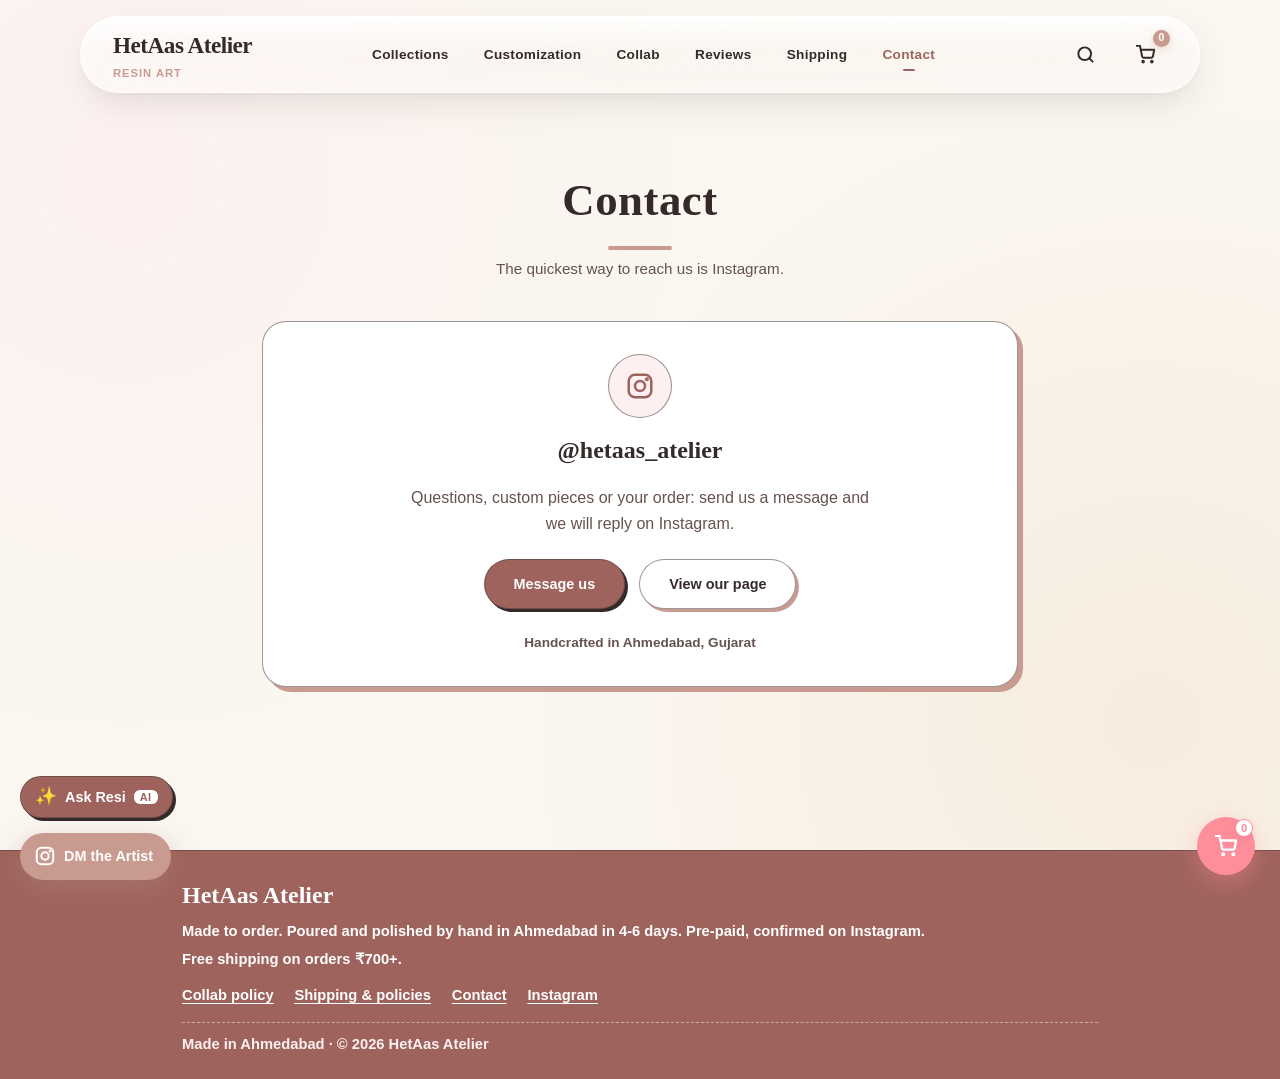
<file: contact.html>
<!DOCTYPE html>
<html lang="en-IN">
<head>
    <meta charset="UTF-8">
    <meta name="viewport" content="width=device-width, initial-scale=1.0">

    <!-- Content Security Policy (static-host enforceable; hardens against XSS/injection) -->
    <meta http-equiv="Content-Security-Policy" content="default-src 'self'; base-uri 'self'; object-src 'none'; img-src 'self' data: https://*.goatcounter.com; style-src 'self' 'unsafe-inline' https://fonts.googleapis.com; font-src 'self' https://fonts.gstatic.com; script-src 'self' 'sha256-LU1qBNWjiFziC16Dj5HvB8jt5e+ZqEG7vYdZ9qhAv5o=' https://gc.zgo.at https://plausible.io; connect-src 'self' https://*.goatcounter.com https://plausible.io https://hetaas-api.automated-aesthetix.workers.dev http://127.0.0.1:8787; manifest-src 'self'; worker-src 'self'; form-action 'self'; upgrade-insecure-requests">
    <meta name="referrer" content="strict-origin-when-cross-origin">

    <!-- Clickjacking guard (runs immediately; hashed in CSP). frame-ancestors needs a real header, unavailable on static hosts. -->
    <script>if(window.top!==window.self){window.top.location=window.self.location;}</script>

    <!-- Primary SEO -->
    <title>Contact | HetAas Atelier - Handmade Resin, Ahmedabad</title>
    <meta name="description" content="Contact HetAas Atelier on Instagram @hetaas_atelier for orders, custom resin pieces and questions.">
    <meta name="keywords" content="handmade resin art, resin bookmarks, resin earrings, resin keychains, custom name keychain, pooja thali, resin coasters, Ahmedabad, Gujarat, botanical resin, dried flower jewellery, personalised gifts India">
    <meta name="author" content="HetAas Atelier">
    <meta name="robots" content="index, follow">
    <link rel="canonical" href="https://hetaas-demo.pages.dev/contact.html">

    <!-- Theme & PWA -->
    <meta name="theme-color" content="#c89a90">
    <meta name="color-scheme" content="light">
    <link rel="manifest" href="manifest.webmanifest">
    <meta name="mobile-web-app-capable" content="yes">
    <meta name="apple-mobile-web-app-capable" content="yes">
    <meta name="apple-mobile-web-app-status-bar-style" content="default">
    <meta name="apple-mobile-web-app-title" content="HetAas">

    <!-- Icons -->
    <link rel="icon" href="icons/favicon.svg" type="image/svg+xml">
    <link rel="icon" href="icons/favicon-32.png" sizes="32x32" type="image/png">
    <link rel="icon" href="icons/favicon.ico" sizes="any">
    <link rel="apple-touch-icon" href="icons/apple-touch-icon.png">

    <!-- Open Graph -->
    <meta property="og:type" content="website">
    <meta property="og:site_name" content="HetAas Atelier">
    <meta property="og:title" content="Contact - HetAas Atelier">
    <meta property="og:description" content="Contact HetAas Atelier on Instagram @hetaas_atelier for orders, custom resin pieces and questions.">
    <meta property="og:url" content="https://hetaas-demo.pages.dev/contact.html">
    <meta property="og:image" content="https://aasthathakker.github.io/HetAas-Atelier/images/og-image.jpg">
    <meta property="og:image:width" content="1200">
    <meta property="og:image:height" content="630">
    <meta property="og:locale" content="en_IN">

    <!-- Twitter -->
    <meta name="twitter:card" content="summary_large_image">
    <meta name="twitter:title" content="Contact - HetAas Atelier">
    <meta name="twitter:description" content="Contact HetAas Atelier on Instagram @hetaas_atelier for orders, custom resin pieces and questions.">
    <meta name="twitter:image" content="https://aasthathakker.github.io/HetAas-Atelier/images/og-image.jpg">

    <!-- Font performance -->
    <link rel="preconnect" href="https://fonts.googleapis.com">
    <link rel="preconnect" href="https://fonts.gstatic.com" crossorigin>

    <link rel="stylesheet" href="styles.css">

    <!-- Structured data: business (helps local SEO & rich results) -->
    <script type="application/ld+json">
    {
      "@context": "https://schema.org",
      "@type": "Store",
      "name": "HetAas Atelier",
      "description": "Handmade botanical resin treasures crafted in Ahmedabad, Gujarat.",
      "image": "https://aasthathakker.github.io/HetAas-Atelier/images/og-image.jpg",
      "url": "https://aasthathakker.github.io/HetAas-Atelier/",
      "priceRange": "₹₹",
      "foundingDate": "2022",
      "address": {
        "@type": "PostalAddress",
        "addressLocality": "Ahmedabad",
        "addressRegion": "Gujarat",
        "addressCountry": "IN"
      },
      "aggregateRating": {
        "@type": "AggregateRating",
        "ratingValue": "5.0",
        "reviewCount": "4",
        "bestRating": "5",
        "worstRating": "1"
      },
      "review": [
        {
          "@type": "Review",
          "reviewRating": { "@type": "Rating", "ratingValue": "5" },
          "author": { "@type": "Person", "name": "Verified Customer" },
          "reviewBody": "Thank you SO much for creating something so beautiful for me! Absolutely loved it - I can genuinely see the effort and love that went into making them. Everything is so beautifully detailed and personalised. You're incredibly talented, and I'm definitely going to cherish these!!!",
          "contentLocation": { "@type": "AdministrativeArea", "name": "Mumbai, Maharashtra" }
        },
        {
          "@type": "Review",
          "reviewRating": { "@type": "Rating", "ratingValue": "5" },
          "author": { "@type": "Person", "name": "Verified Customer" },
          "reviewBody": "So one of my besties gifted me your earrings and a keychain - they are super cutee n pretty man! Thank you so muchh!",
          "contentLocation": { "@type": "AdministrativeArea", "name": "Mumbai, Maharashtra" }
        },
        {
          "@type": "Review",
          "reviewRating": { "@type": "Rating", "ratingValue": "5" },
          "author": { "@type": "Person", "name": "Verified Customer" },
          "reviewBody": "Sab kuch bohot accha hai - loved the finishing!",
          "contentLocation": { "@type": "AdministrativeArea", "name": "Ahmedabad, Gujarat" }
        },
        {
          "@type": "Review",
          "reviewRating": { "@type": "Rating", "ratingValue": "5" },
          "author": { "@type": "Person", "name": "Verified Customer" },
          "reviewBody": "I loved it honestly! Keep it up!",
          "contentLocation": { "@type": "AdministrativeArea", "name": "Ahmedabad, Gujarat" }
        }
      ],
      "sameAs": ["https://www.instagram.com/hetaas_atelier"]
    }
    </script>
</head>
<body data-page="contact">
    <!-- Shared header: identical on every page -->
    <div class="header-wrapper">
        <header class="header">
            <div class="container">
                <div class="logo">
                    <a href="index.html">
                        <h1>HetAas Atelier</h1>
                        <p>Resin Art</p>
                    </a>
                </div>
                <nav class="nav" aria-label="Main">
                    <a href="index.html#products" class="nav-link">Collections</a>
                    <a href="custom.html" class="nav-link">Customization</a>
                    <a href="collab.html" class="nav-link">Collab</a>
                    <a href="reviews.html" class="nav-link">Reviews</a>
                    <a href="shipping.html" class="nav-link">Shipping</a>
                    <a href="contact.html" class="nav-link active" aria-current="page">Contact</a>
                </nav>
                <!-- Mobile Menu Toggle Button -->
                <button class="mobile-menu-btn" id="mobileMenuBtn" aria-label="Toggle menu">
                    <svg xmlns="http://www.w3.org/2000/svg" viewBox="0 0 24 24" fill="none" stroke="currentColor" stroke-width="2.5" stroke-linecap="round" stroke-linejoin="round">
                        <line x1="3" y1="12" x2="21" y2="12"></line>
                        <line x1="3" y1="6" x2="21" y2="6"></line>
                        <line x1="3" y1="18" x2="21" y2="18"></line>
                    </svg>
                </button>
                <!-- Header Icons Menu (Search, Cart) -->
                <div class="nav-icons">
                    <button class="nav-icon-btn" id="searchBtn" aria-label="Search Shop">
                        <svg xmlns="http://www.w3.org/2000/svg" viewBox="0 0 24 24" fill="none" stroke="currentColor" stroke-width="2.5" stroke-linecap="round" stroke-linejoin="round">
                            <circle cx="11" cy="11" r="8"></circle>
                            <line x1="21" y1="21" x2="16.65" y2="16.65"></line>
                        </svg>
                    </button>
                    <!-- Install App Button (shown only when installable) -->
                    <button class="nav-icon-btn pwa-install-btn" id="pwaInstallBtn" aria-label="Install app" title="Install app" hidden>
                        <svg xmlns="http://www.w3.org/2000/svg" viewBox="0 0 24 24" fill="none" stroke="currentColor" stroke-width="2.5" stroke-linecap="round" stroke-linejoin="round">
                            <path d="M21 15v4a2 2 0 0 1-2 2H5a2 2 0 0 1-2-2v-4"></path>
                            <polyline points="7 10 12 15 17 10"></polyline>
                            <line x1="12" y1="15" x2="12" y2="3"></line>
                        </svg>
                    </button>
                    <div class="nav-cart-btn-wrapper">
                        <button class="nav-icon-btn" id="navCartBtn" aria-label="Open Basket">
                            <svg xmlns="http://www.w3.org/2000/svg" viewBox="0 0 24 24" fill="none" stroke="currentColor" stroke-width="2.5" stroke-linecap="round" stroke-linejoin="round">
                                <circle cx="9" cy="21" r="1"></circle>
                                <circle cx="20" cy="21" r="1"></circle>
                                <path d="M1 1h4l2.68 13.39a2 2 0 0 0 2 1.61h9.72a2 2 0 0 0 2-1.61L23 6H6"></path>
                            </svg>
                        </button>
                        <span class="cart-badge" id="cartBadgeCount">0</span>
                    </div>
                </div>
            </div>
        </header>
    </div>

    <!-- Mobile Navigation Menu Overlay -->
    <div class="mobile-menu-overlay" id="mobileMenuOverlay">
        <div class="mobile-menu-content">
            <button class="mobile-menu-close" id="mobileMenuClose" aria-label="Close menu">
                <svg xmlns="http://www.w3.org/2000/svg" viewBox="0 0 24 24" fill="none" stroke="currentColor" stroke-width="2.5" stroke-linecap="round" stroke-linejoin="round">
                    <line x1="18" y1="6" x2="6" y2="18"></line>
                    <line x1="6" y1="6" x2="18" y2="18"></line>
                </svg>
            </button>
            <nav class="mobile-nav" aria-label="Main">
                <a href="index.html#products" class="mobile-nav-link">Collections</a>
                <a href="custom.html" class="mobile-nav-link">Customization</a>
                <a href="collab.html" class="mobile-nav-link">Collab</a>
                <a href="reviews.html" class="mobile-nav-link">Reviews</a>
                <a href="shipping.html" class="mobile-nav-link">Shipping</a>
                <a href="contact.html" class="mobile-nav-link" aria-current="page">Contact</a>
            </nav>
        </div>
    </div>

    <main class="info-page">
        <div class="container info-container">
            <h1 class="section-title">Contact</h1>
            <p class="section-subtitle">The quickest way to reach us is Instagram.</p>

            <section class="info-card contact-card">
                <span class="contact-icon"><svg xmlns="http://www.w3.org/2000/svg" viewBox="0 0 24 24" fill="none" stroke="currentColor" stroke-width="2" stroke-linecap="round" stroke-linejoin="round" aria-hidden="true"><rect x="3" y="3" width="18" height="18" rx="5"></rect><circle cx="12" cy="12" r="4"></circle><circle cx="17.5" cy="6.5" r="0.6" fill="currentColor"></circle></svg></span>
                <h2>@hetaas_atelier</h2>
                <p>Questions, custom pieces or your order: send us a message and we will reply on Instagram.</p>
                <div class="contact-actions">
                    <a class="contact-btn contact-btn-primary" href="https://ig.me/m/hetaas_atelier" target="_blank" rel="noopener noreferrer">Message us</a>
                    <a class="contact-btn" href="https://www.instagram.com/hetaas_atelier" target="_blank" rel="noopener noreferrer">View our page</a>
                </div>
                <p class="contact-note">Handcrafted in Ahmedabad, Gujarat</p>
            </section>
        </div>
    </main>

    <!-- Footer -->
    <footer class="footer">
        <div class="container footer-simple">
            <h3 class="footer-brand-name" id="footerBrand">HetAas Atelier</h3>
            <p class="footer-line" id="footerTagline">Made to order. Poured and polished by hand in Ahmedabad in 4-6 days. Pre-paid, confirmed on Instagram.</p>
            <p class="footer-line" id="footerPolicyNote">Free shipping on orders &#8377;700+.</p>
            <nav class="footer-links" aria-label="Footer">
                <a href="collab.html">Collab policy</a>
                <a href="shipping.html">Shipping &amp; policies</a>
                <a href="contact.html">Contact</a>
                <a href="https://www.instagram.com/hetaas_atelier" id="footerInstagram" target="_blank" rel="noopener noreferrer">Instagram</a>
            </nav>
            <p class="footer-line footer-copy" id="footerCopyright">Made in Ahmedabad &middot; &copy; 2026 HetAas Atelier</p>
        </div>
    </footer>

    <!-- Floating Contact Button: a real person (the artist) on Instagram DM. The AI assistant "Resi" sits above it. -->
    <a class="floating-contact-fab" id="contactFab" href="https://ig.me/m/hetaas_atelier" aria-label="DM the artist on Instagram" target="_blank" rel="noopener noreferrer">
        <svg xmlns="http://www.w3.org/2000/svg" viewBox="0 0 24 24" fill="none" stroke="currentColor" stroke-width="2.2" stroke-linecap="round" stroke-linejoin="round">
            <rect x="3" y="3" width="18" height="18" rx="5"></rect>
            <circle cx="12" cy="12" r="4"></circle>
            <circle cx="17.5" cy="6.5" r="0.6" fill="currentColor"></circle>
        </svg>
        <span class="floating-contact-label">DM the Artist</span>
    </a>

    <!-- Floating Basket Trigger Button -->
    <button class="floating-cart-trigger" id="floatingCartBtn" aria-label="Open Basket">
        <svg xmlns="http://www.w3.org/2000/svg" viewBox="0 0 24 24" fill="none" stroke="currentColor" stroke-width="2.5" stroke-linecap="round" stroke-linejoin="round">
            <circle cx="9" cy="21" r="1"></circle>
            <circle cx="20" cy="21" r="1"></circle>
            <path d="M1 1h4l2.68 13.39a2 2 0 0 0 2 1.61h9.72a2 2 0 0 0 2-1.61L23 6H6"></path>
        </svg>
        <span class="floating-cart-badge" id="floatingCartBadgeCount">0</span>
    </button>

    <!-- Resin Basket Drawer (Slide-out Cart) -->
    <div class="cart-drawer-overlay" id="cartDrawerOverlay">
        <div class="cart-drawer">
            <div class="cart-header">
                <h2>
                    <svg xmlns="http://www.w3.org/2000/svg" viewBox="0 0 24 24" fill="none" stroke="currentColor" stroke-width="2.5" stroke-linecap="round" stroke-linejoin="round" width="20" height="20">
                        <circle cx="9" cy="21" r="1"></circle>
                        <circle cx="20" cy="21" r="1"></circle>
                        <path d="M1 1h4l2.68 13.39a2 2 0 0 0 2 1.61h9.72a2 2 0 0 0 2-1.61L23 6H6"></path>
                    </svg>
                    Your Basket
                </h2>
                <button class="close-drawer-btn" id="closeDrawerBtn" aria-label="Close basket">
                    <svg xmlns="http://www.w3.org/2000/svg" viewBox="0 0 24 24" fill="none" stroke="currentColor" stroke-width="2.5" stroke-linecap="round" stroke-linejoin="round">
                        <line x1="18" y1="6" x2="6" y2="18"></line>
                        <line x1="6" y1="6" x2="18" y2="18"></line>
                    </svg>
                </button>
            </div>
            
            <div class="cart-items-container" id="cartItemsContainer">
                <!-- Populated dynamically -->
            </div>

            <div class="cart-notes-wrapper">
                <label for="cartNotes">Special Instructions / Custom Notes:</label>
                <textarea id="cartNotes" class="cart-notes-input" placeholder="E.g., custom colors, packaging requests..."></textarea>
            </div>

            <div class="cart-footer">
                <div class="cart-summary-row">
                    <span class="cart-total-label">Basket Total:</span>
                    <span class="cart-total-val" id="cartTotal">₹0</span>
                </div>
                <button class="checkout-btn" id="checkoutBtn">
                    Place Order via Instagram DM 🌸
                </button>
            </div>
        </div>
    </div>

    <!-- Order options: shown when checking out (delivery or self pickup) -->
    <div class="checkout-popup-overlay" id="orderOptionsOverlay">
        <div class="checkout-popup order-options-popup">
            <div class="checkout-popup-header">
                <h3>How would you like to order?</h3>
                <p>Pick what suits you best 🌸</p>
            </div>
            <div class="order-options">
                <button type="button" class="order-option" data-mode="deliver">
                    <span class="order-option-icon">🚚</span>
                    <span class="order-option-text">
                        <strong>Get it delivered</strong>
                        <small>See your delivery charge, then send the order on Instagram. Pay once the artist confirms.</small>
                    </span>
                </button>
                <button type="button" class="order-option" data-mode="pickup">
                    <span class="order-option-icon">🏠</span>
                    <span class="order-option-text">
                        <strong>Self pickup in Ahmedabad</strong>
                        <small>Chat with the artist on Instagram to fix a pickup time.</small>
                    </span>
                    <span class="order-option-tag">Free</span>
                </button>
            </div>
            <button type="button" class="order-options-back" id="orderOptionsBackBtn">Back to basket</button>
        </div>
    </div>

    <!-- Delivery Details (asked before the order request is sent on Instagram) -->
    <div class="checkout-popup-overlay" id="deliveryPopupOverlay">
        <div class="checkout-popup delivery-popup">
            <div class="checkout-popup-header">
                <span class="checkout-popup-icon">📦✨</span>
                <h3>Delivery Details</h3>
                <p>We'll use these to ship your order and to contact you about it.</p>
            </div>
            <form id="deliveryForm" class="delivery-form" novalidate>
                <label>Full name<input name="name" type="text" autocomplete="name" required minlength="2" maxlength="60"></label>
                <label>Email<input name="email" type="email" autocomplete="email" required maxlength="80" pattern="[^\|]+"></label>
                <label>Mobile number<input name="phone" type="tel" autocomplete="tel" required pattern="(\+?91[ \-]?)?[6-9][0-9]{4}[ \-]?[0-9]{5}" placeholder="10-digit mobile number" maxlength="16"></label>
                <label>Address<input name="address" type="text" autocomplete="street-address" required minlength="5" maxlength="120" placeholder="House no., street, area"></label>
                <div class="delivery-row">
                    <label>City<input name="city" type="text" autocomplete="address-level2" required minlength="2" maxlength="40"></label>
                    <label>State<input name="state" type="text" autocomplete="address-level1" required minlength="2" maxlength="40"></label>
                </div>
                <label>PIN code<input name="pincode" type="text" inputmode="numeric" autocomplete="postal-code" required pattern="[1-9][0-9]{5}" maxlength="6" placeholder="6 digits"></label>
                <div class="delivery-summary" id="deliverySummary" aria-live="polite">
                    <div class="delivery-summary-row"><span>Items</span><span id="sumItems">₹0</span></div>
                    <div class="delivery-summary-row"><span id="sumDeliveryLabel">Delivery</span><span id="sumDelivery">Enter PIN code</span></div>
                    <div class="delivery-summary-row delivery-summary-total"><span>Total</span><span id="sumTotal">-</span></div>
                </div>
                <p class="delivery-error" id="deliveryError" role="alert"></p>
                <div class="checkout-popup-buttons">
                    <button type="button" class="checkout-popup-btn delivery-back-btn" id="deliveryBackBtn">Back</button>
                    <button type="submit" class="checkout-popup-btn" id="deliveryPayBtn">Send Order Request 💬</button>
                </div>
            </form>
        </div>
    </div>

    <!-- Product Quick View Modal -->
    <div class="modal-overlay" id="quickViewOverlay">
        <div class="modal-container">
            <button class="modal-close-btn" id="closeModalBtn" aria-label="Close details">
                <svg xmlns="http://www.w3.org/2000/svg" viewBox="0 0 24 24" fill="none" stroke="currentColor" stroke-width="2.5" stroke-linecap="round" stroke-linejoin="round" width="16" height="16">
                    <line x1="18" y1="6" x2="6" y2="18"></line>
                    <line x1="6" y1="6" x2="18" y2="18"></line>
                </svg>
            </button>
            <div class="modal-body" id="modalBodyContent">
                <!-- Loaded dynamically -->
            </div>
        </div>
    </div>

    <!-- Interactive Search Bar Overlay -->
    <div class="search-overlay" id="searchOverlay">
        <div class="search-box-container">
            <div class="search-input-row">
                <svg xmlns="http://www.w3.org/2000/svg" viewBox="0 0 24 24" fill="none" stroke="currentColor" stroke-width="2.5" stroke-linecap="round" stroke-linejoin="round">
                    <circle cx="11" cy="11" r="8"></circle>
                    <line x1="21" y1="21" x2="16.65" y2="16.65"></line>
                </svg>
                <input type="text" id="searchBarInput" class="search-bar-input" placeholder="Search creations (e.g. Earrings, Coasters)..." autofocus>
            </div>
            <div class="search-results-list" id="searchResultsList">
                <!-- Dynamic search results -->
            </div>
            <span class="search-close-btn" id="closeSearchBtn">Close Search</span>
        </div>
    </div>

    <!-- Checkout Clipboard Instructions Dialog Box -->
    <div class="checkout-popup-overlay" id="checkoutPopupOverlay">
        <div class="checkout-popup">
            <div class="checkout-popup-header">
                <span class="checkout-popup-icon" id="igPopupIcon">📋✨</span>
                <h3 id="igPopupTitle">Order Receipt Ready!</h3>
                <p id="igPopupText">Your itemized order receipt has been copied to your clipboard. Click below to paste & send via Instagram DM! 🌸</p>
            </div>
            
            <div class="receipt-card">
                <div class="receipt-top-bar">
                    <span class="receipt-brand-title">HetAas Atelier</span>
                    <span class="receipt-badge-tag" id="igPopupBadge">ORDER REQUEST</span>
                </div>
                <div class="checkout-code-box" id="checkoutCodeBox">
                    <!-- Formatted order text here -->
                </div>
                <div class="receipt-footer-note" id="igPopupFooter">
                    🔒 100% Pre-Paid Order • Hand-cured in 4-6 Days • Pan-India Shipping
                </div>
            </div>
            
            <div class="checkout-popup-buttons">
                <!-- WhatsApp Button (shown only when a number is configured; order is pre-filled) -->
                <button class="checkout-popup-btn checkout-whatsapp-btn" id="checkoutWhatsappBtn" style="display:none;">
                    <span>Send Order via WhatsApp</span>
                    <svg xmlns="http://www.w3.org/2000/svg" viewBox="0 0 24 24" fill="currentColor" width="18" height="18">
                        <path d="M12.04 2C6.58 2 2.13 6.45 2.13 11.91c0 1.75.46 3.45 1.32 4.95L2 22l5.25-1.38c1.45.79 3.08 1.21 4.79 1.21h.01c5.46 0 9.91-4.45 9.91-9.91 0-2.65-1.03-5.14-2.9-7.01A9.82 9.82 0 0 0 12.04 2zm5.8 14.14c-.24.68-1.42 1.32-1.95 1.36-.5.05-.5.42-3.16-.66-2.66-1.08-4.32-3.83-4.45-4-.13-.17-1.06-1.41-1.06-2.69 0-1.28.67-1.91.91-2.17.24-.26.52-.33.7-.33.17 0 .35 0 .5.01.16.01.38-.06.59.45.24.58.81 2 .88 2.14.07.14.12.31.02.5-.09.19-.14.31-.28.48-.14.17-.29.38-.42.51-.14.14-.28.29-.12.57.16.28.72 1.19 1.55 1.93 1.06.95 1.96 1.24 2.24 1.38.28.14.44.12.6-.07.17-.19.69-.81.87-1.09.18-.28.36-.23.61-.14.24.09 1.55.73 1.82.87.27.14.45.2.51.31.07.11.07.66-.17 1.34z"/>
                    </svg>
                </button>
                <!-- Instagram DM Button -->
                <button class="checkout-popup-btn" id="checkoutGoBtn">
                    <span>Send to the Artist on Instagram</span>
                    <svg xmlns="http://www.w3.org/2000/svg" viewBox="0 0 24 24" fill="none" stroke="currentColor" stroke-width="2.5" stroke-linecap="round" stroke-linejoin="round" width="16" height="16">
                        <line x1="5" y1="12" x2="19" y2="12"></line>
                        <polyline points="12 5 19 12 12 19"></polyline>
                    </svg>
                </button>
            </div>
        </div>
    </div>

    <!-- Toast Notification Container -->
    <div class="toast-container" id="toastContainer">
        <span id="toastIcon">🌸</span>
        <span id="toastMessage">Added to your basket!</span>
    </div>

    <!-- Local-preview data fallback (used only when opened via file://; ignored on a real server) -->
    <script src="data.js"></script>
    <script src="config.js"></script>
    <script src="app.js" defer></script>
    <script src="chat.js" defer></script>
</body>
</html>
</file>
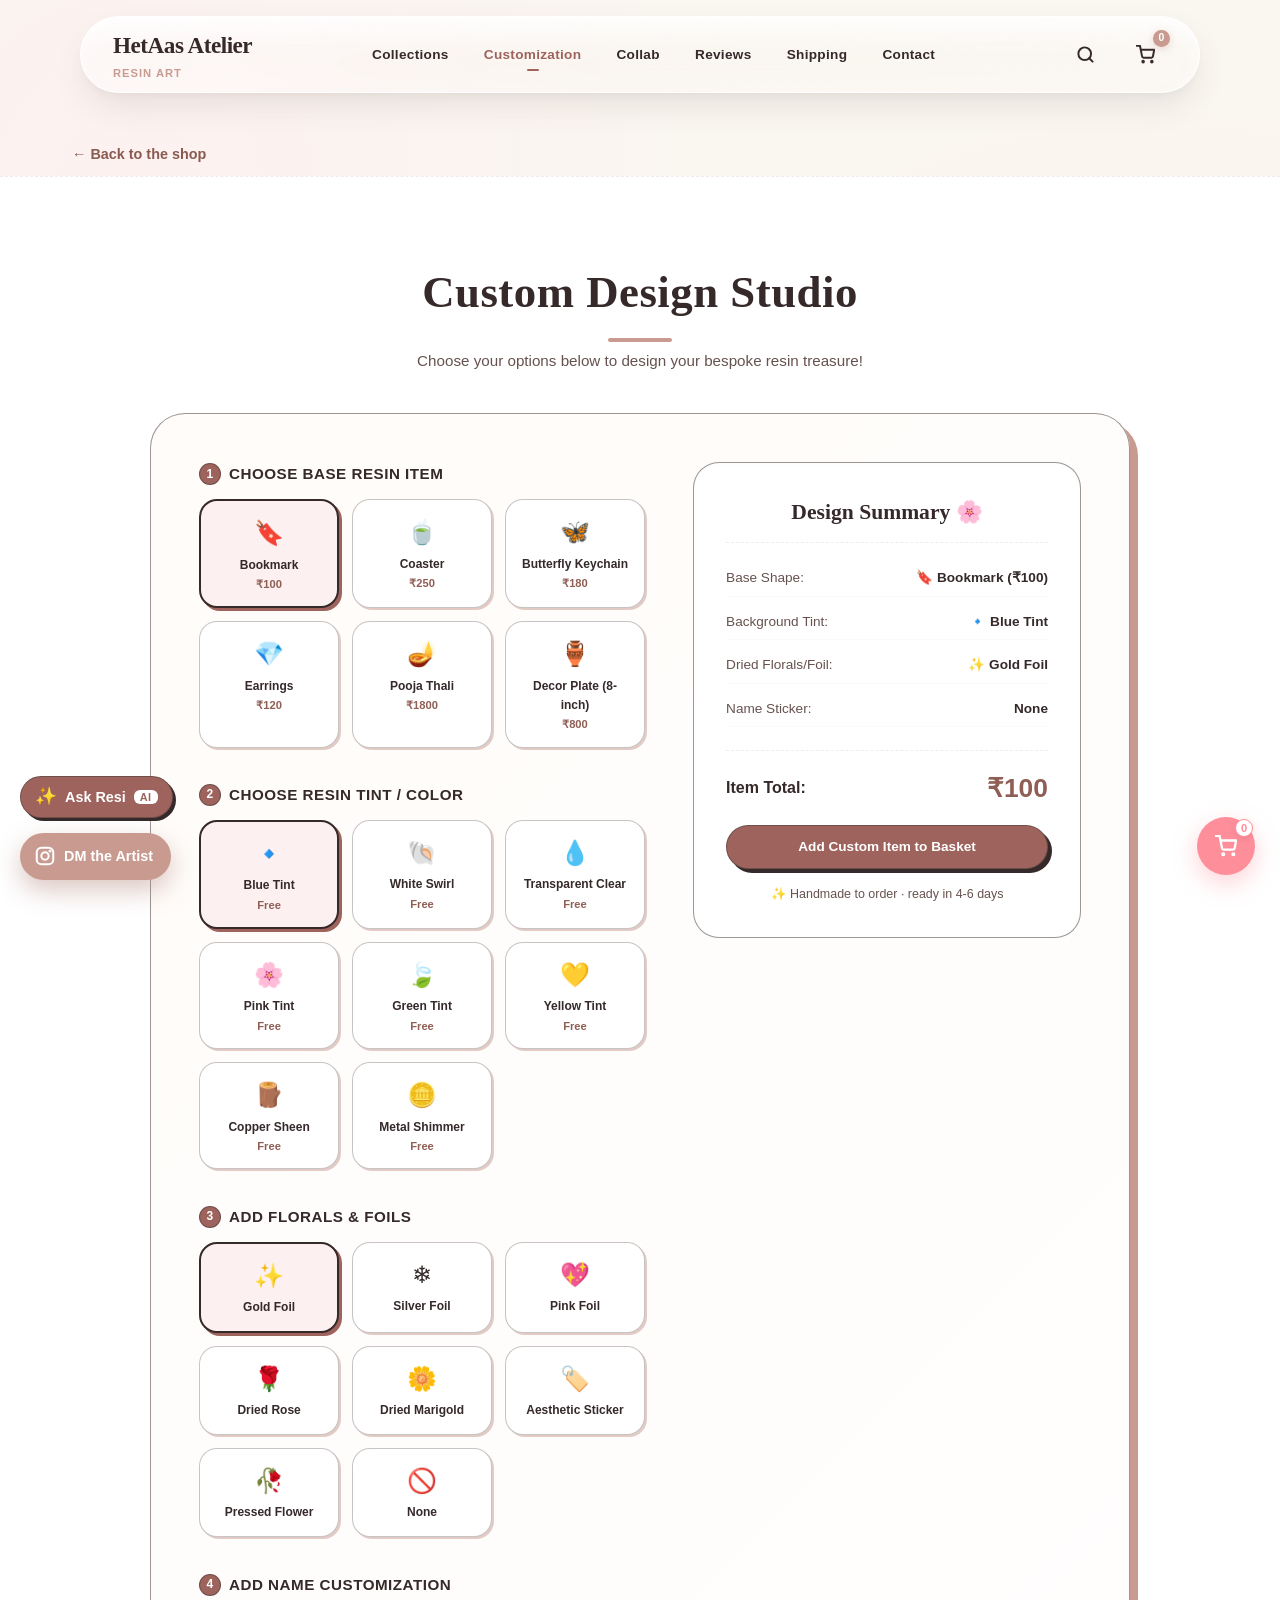
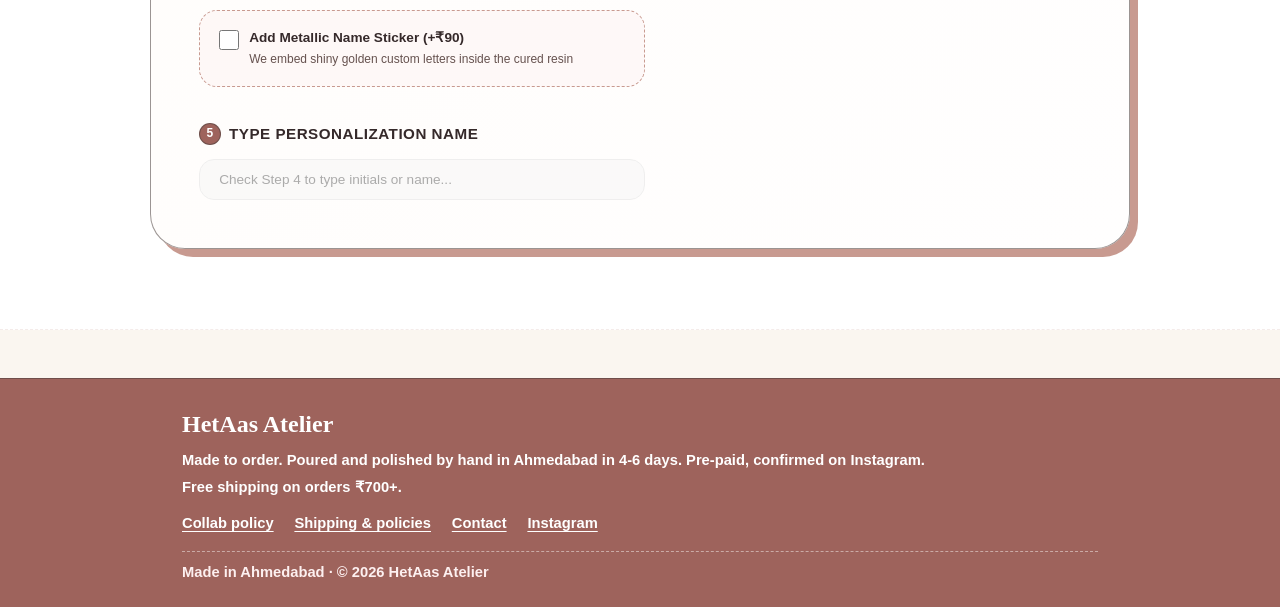
<file: custom.html>
<!DOCTYPE html>
<html lang="en-IN">
<head>
    <meta charset="UTF-8">
    <meta name="viewport" content="width=device-width, initial-scale=1.0">

    <!-- Content Security Policy (static-host enforceable; hardens against XSS/injection) -->
    <meta http-equiv="Content-Security-Policy" content="default-src 'self'; base-uri 'self'; object-src 'none'; img-src 'self' data: https://*.goatcounter.com; style-src 'self' 'unsafe-inline' https://fonts.googleapis.com; font-src 'self' https://fonts.gstatic.com; script-src 'self' 'sha256-LU1qBNWjiFziC16Dj5HvB8jt5e+ZqEG7vYdZ9qhAv5o=' https://gc.zgo.at https://plausible.io; connect-src 'self' https://*.goatcounter.com https://plausible.io https://hetaas-api.automated-aesthetix.workers.dev http://127.0.0.1:8787; manifest-src 'self'; worker-src 'self'; form-action 'self'; upgrade-insecure-requests">
    <meta name="referrer" content="strict-origin-when-cross-origin">

    <!-- Clickjacking guard (runs immediately; hashed in CSP). frame-ancestors needs a real header, unavailable on static hosts. -->
    <script>if(window.top!==window.self){window.top.location=window.self.location;}</script>

    <!-- Primary SEO -->
    <title>Custom Design Studio | HetAas Atelier - Handmade Resin, Ahmedabad</title>
    <meta name="description" content="Design your own handmade resin piece at HetAas Atelier: pick a bookmark, keychain, coaster, earrings, pooja thali or decor plate, choose colours, florals and a metallic name, and see the price live.">
    <meta name="keywords" content="handmade resin art, resin bookmarks, resin earrings, resin keychains, custom name keychain, pooja thali, resin coasters, Ahmedabad, Gujarat, botanical resin, dried flower jewellery, personalised gifts India">
    <meta name="author" content="HetAas Atelier">
    <meta name="robots" content="index, follow">
    <link rel="canonical" href="https://hetaas-demo.pages.dev/custom.html">

    <!-- Theme & PWA -->
    <meta name="theme-color" content="#c89a90">
    <meta name="color-scheme" content="light">
    <link rel="manifest" href="manifest.webmanifest">
    <meta name="mobile-web-app-capable" content="yes">
    <meta name="apple-mobile-web-app-capable" content="yes">
    <meta name="apple-mobile-web-app-status-bar-style" content="default">
    <meta name="apple-mobile-web-app-title" content="HetAas">

    <!-- Icons -->
    <link rel="icon" href="icons/favicon.svg" type="image/svg+xml">
    <link rel="icon" href="icons/favicon-32.png" sizes="32x32" type="image/png">
    <link rel="icon" href="icons/favicon.ico" sizes="any">
    <link rel="apple-touch-icon" href="icons/apple-touch-icon.png">

    <!-- Open Graph -->
    <meta property="og:type" content="website">
    <meta property="og:site_name" content="HetAas Atelier">
    <meta property="og:title" content="Custom Design Studio - HetAas Atelier">
    <meta property="og:description" content="Handmade botanical resin treasures crafted in Ahmedabad - bookmarks, earrings, keychains, coasters, pooja thalis and custom name pieces.">
    <meta property="og:url" content="https://hetaas-demo.pages.dev/custom.html">
    <meta property="og:image" content="https://aasthathakker.github.io/HetAas-Atelier/images/og-image.jpg">
    <meta property="og:image:width" content="1200">
    <meta property="og:image:height" content="630">
    <meta property="og:locale" content="en_IN">

    <!-- Twitter -->
    <meta name="twitter:card" content="summary_large_image">
    <meta name="twitter:title" content="Custom Design Studio - HetAas Atelier">
    <meta name="twitter:description" content="Handmade botanical resin treasures crafted in Ahmedabad - bookmarks, earrings, keychains, coasters, pooja thalis & custom pieces.">
    <meta name="twitter:image" content="https://aasthathakker.github.io/HetAas-Atelier/images/og-image.jpg">

    <!-- Font performance -->
    <link rel="preconnect" href="https://fonts.googleapis.com">
    <link rel="preconnect" href="https://fonts.gstatic.com" crossorigin>

    <link rel="stylesheet" href="styles.css">

    <!-- Structured data: business (helps local SEO & rich results) -->
    <script type="application/ld+json">
    {
      "@context": "https://schema.org",
      "@type": "Store",
      "name": "HetAas Atelier",
      "description": "Handmade botanical resin treasures crafted in Ahmedabad, Gujarat.",
      "image": "https://aasthathakker.github.io/HetAas-Atelier/images/og-image.jpg",
      "url": "https://aasthathakker.github.io/HetAas-Atelier/",
      "priceRange": "₹₹",
      "foundingDate": "2022",
      "address": {
        "@type": "PostalAddress",
        "addressLocality": "Ahmedabad",
        "addressRegion": "Gujarat",
        "addressCountry": "IN"
      },
      "aggregateRating": {
        "@type": "AggregateRating",
        "ratingValue": "5.0",
        "reviewCount": "4",
        "bestRating": "5",
        "worstRating": "1"
      },
      "review": [
        {
          "@type": "Review",
          "reviewRating": { "@type": "Rating", "ratingValue": "5" },
          "author": { "@type": "Person", "name": "Verified Customer" },
          "reviewBody": "Thank you SO much for creating something so beautiful for me! Absolutely loved it - I can genuinely see the effort and love that went into making them. Everything is so beautifully detailed and personalised. You're incredibly talented, and I'm definitely going to cherish these!!!",
          "contentLocation": { "@type": "AdministrativeArea", "name": "Mumbai, Maharashtra" }
        },
        {
          "@type": "Review",
          "reviewRating": { "@type": "Rating", "ratingValue": "5" },
          "author": { "@type": "Person", "name": "Verified Customer" },
          "reviewBody": "So one of my besties gifted me your earrings and a keychain - they are super cutee n pretty man! Thank you so muchh!",
          "contentLocation": { "@type": "AdministrativeArea", "name": "Mumbai, Maharashtra" }
        },
        {
          "@type": "Review",
          "reviewRating": { "@type": "Rating", "ratingValue": "5" },
          "author": { "@type": "Person", "name": "Verified Customer" },
          "reviewBody": "Sab kuch bohot accha hai - loved the finishing!",
          "contentLocation": { "@type": "AdministrativeArea", "name": "Ahmedabad, Gujarat" }
        },
        {
          "@type": "Review",
          "reviewRating": { "@type": "Rating", "ratingValue": "5" },
          "author": { "@type": "Person", "name": "Verified Customer" },
          "reviewBody": "I loved it honestly! Keep it up!",
          "contentLocation": { "@type": "AdministrativeArea", "name": "Ahmedabad, Gujarat" }
        }
      ],
      "sameAs": ["https://www.instagram.com/hetaas_atelier"]
    }
    </script>
</head>
<body data-page="custom">
    <!-- Shared header: identical on every page -->
    <div class="header-wrapper">
        <header class="header">
            <div class="container">
                <div class="logo">
                    <a href="index.html">
                        <h1>HetAas Atelier</h1>
                        <p>Resin Art</p>
                    </a>
                </div>
                <nav class="nav" aria-label="Main">
                    <a href="index.html#products" class="nav-link">Collections</a>
                    <a href="custom.html" class="nav-link active" aria-current="page">Customization</a>
                    <a href="collab.html" class="nav-link">Collab</a>
                    <a href="reviews.html" class="nav-link">Reviews</a>
                    <a href="shipping.html" class="nav-link">Shipping</a>
                    <a href="contact.html" class="nav-link">Contact</a>
                </nav>
                <!-- Mobile Menu Toggle Button -->
                <button class="mobile-menu-btn" id="mobileMenuBtn" aria-label="Toggle menu">
                    <svg xmlns="http://www.w3.org/2000/svg" viewBox="0 0 24 24" fill="none" stroke="currentColor" stroke-width="2.5" stroke-linecap="round" stroke-linejoin="round">
                        <line x1="3" y1="12" x2="21" y2="12"></line>
                        <line x1="3" y1="6" x2="21" y2="6"></line>
                        <line x1="3" y1="18" x2="21" y2="18"></line>
                    </svg>
                </button>
                <!-- Header Icons Menu (Search, Cart) -->
                <div class="nav-icons">
                    <button class="nav-icon-btn" id="searchBtn" aria-label="Search Shop">
                        <svg xmlns="http://www.w3.org/2000/svg" viewBox="0 0 24 24" fill="none" stroke="currentColor" stroke-width="2.5" stroke-linecap="round" stroke-linejoin="round">
                            <circle cx="11" cy="11" r="8"></circle>
                            <line x1="21" y1="21" x2="16.65" y2="16.65"></line>
                        </svg>
                    </button>
                    <!-- Install App Button (shown only when installable) -->
                    <button class="nav-icon-btn pwa-install-btn" id="pwaInstallBtn" aria-label="Install app" title="Install app" hidden>
                        <svg xmlns="http://www.w3.org/2000/svg" viewBox="0 0 24 24" fill="none" stroke="currentColor" stroke-width="2.5" stroke-linecap="round" stroke-linejoin="round">
                            <path d="M21 15v4a2 2 0 0 1-2 2H5a2 2 0 0 1-2-2v-4"></path>
                            <polyline points="7 10 12 15 17 10"></polyline>
                            <line x1="12" y1="15" x2="12" y2="3"></line>
                        </svg>
                    </button>
                    <div class="nav-cart-btn-wrapper">
                        <button class="nav-icon-btn" id="navCartBtn" aria-label="Open Basket">
                            <svg xmlns="http://www.w3.org/2000/svg" viewBox="0 0 24 24" fill="none" stroke="currentColor" stroke-width="2.5" stroke-linecap="round" stroke-linejoin="round">
                                <circle cx="9" cy="21" r="1"></circle>
                                <circle cx="20" cy="21" r="1"></circle>
                                <path d="M1 1h4l2.68 13.39a2 2 0 0 0 2 1.61h9.72a2 2 0 0 0 2-1.61L23 6H6"></path>
                            </svg>
                        </button>
                        <span class="cart-badge" id="cartBadgeCount">0</span>
                    </div>
                </div>
            </div>
        </header>
    </div>

    <!-- Mobile Navigation Menu Overlay -->
    <div class="mobile-menu-overlay" id="mobileMenuOverlay">
        <div class="mobile-menu-content">
            <button class="mobile-menu-close" id="mobileMenuClose" aria-label="Close menu">
                <svg xmlns="http://www.w3.org/2000/svg" viewBox="0 0 24 24" fill="none" stroke="currentColor" stroke-width="2.5" stroke-linecap="round" stroke-linejoin="round">
                    <line x1="18" y1="6" x2="6" y2="18"></line>
                    <line x1="6" y1="6" x2="18" y2="18"></line>
                </svg>
            </button>
            <nav class="mobile-nav" aria-label="Main">
                <a href="index.html#products" class="mobile-nav-link">Collections</a>
                <a href="custom.html" class="mobile-nav-link" aria-current="page">Customization</a>
                <a href="collab.html" class="mobile-nav-link">Collab</a>
                <a href="reviews.html" class="mobile-nav-link">Reviews</a>
                <a href="shipping.html" class="mobile-nav-link">Shipping</a>
                <a href="contact.html" class="mobile-nav-link">Contact</a>
            </nav>
        </div>
    </div>

    <!-- Custom Design Studio page intro -->
    <section class="studio-page-intro">
        <div class="container">
            <a href="index.html" class="studio-back-link">← Back to the shop</a>
        </div>
    </section>

    <!-- Interactive Customizer Section -->
    <section id="customizer" class="customizer-section">
        <div class="container">
            <h2 class="section-title">Custom Design Studio</h2>
            <p class="section-subtitle">Choose your options below to design your bespoke resin treasure!</p>
            
            <div class="customizer-container">
                <div class="customizer-steps">
                    <!-- Step 1: Base Shape -->
                    <div class="step-group">
                        <h3 class="step-title"><span>1</span> Choose Base Resin Item</h3>
                        <div class="options-grid" id="baseItemGrid">
                            <!-- Populated dynamically -->
                        </div>
                    </div>

                    <!-- Step 2: Background Color (Free Selection) -->
                    <div class="step-group">
                        <h3 class="step-title"><span>2</span> Choose Resin Tint / Color</h3>
                        <div class="options-grid" id="bgStyleGrid">
                            <!-- Populated dynamically -->
                        </div>
                    </div>

                    <!-- Step 3: Botanical Inclusions & Foils -->
                    <div class="step-group">
                        <h3 class="step-title"><span>3</span> Add Florals & Foils</h3>
                        <div class="options-grid" id="inclusionsGrid">
                            <!-- Populated dynamically -->
                        </div>
                    </div>

                    <!-- Step 4: Metallic Name Sticker Toggle (+₹90) -->
                    <div class="step-group">
                        <h3 class="step-title"><span>4</span> Add Name Customization</h3>
                        <div class="sticker-checkbox-container" id="stickerCheckboxContainer">
                            <input type="checkbox" id="addStickerCheckbox">
                            <div class="sticker-checkbox-text">
                                <h4>Add Metallic Name Sticker (+₹90)</h4>
                                <p>We embed shiny golden custom letters inside the cured resin</p>
                            </div>
                        </div>
                    </div>

                    <!-- Step 5: Input Text for name -->
                    <div class="step-group">
                        <h3 class="step-title"><span>5</span> Type Personalization Name</h3>
                        <input type="text" id="customText" class="custom-input-text" placeholder="Check Step 4 to type initials or name..." maxlength="15" disabled>
                    </div>
                </div>

                <!-- Customizer Live Preview panel -->
                <div class="customizer-preview">
                    <div>
                        <h3 class="preview-title">Design Summary 🌸</h3>
                        <div class="preview-detail-list" id="previewDetailList">
                            <!-- Dynamic preview elements -->
                        </div>
                    </div>
                    
                    <div class="customizer-price-footer">
                        <div class="custom-price-row">
                            <span class="custom-price-label">Item Total:</span>
                            <span class="custom-price-val" id="customPrice">₹249</span>
                        </div>
                        <button class="add-custom-btn" id="addCustomBtn">
                            Add Custom Item to Basket
                        </button>
                        <p class="custom-note">✨ Handmade to order · ready in 4-6 days</p>
                    </div>
                </div>
            </div>
        </div>
    </section>

    <!-- Footer -->
    <footer class="footer">
        <div class="container footer-simple">
            <h3 class="footer-brand-name" id="footerBrand">HetAas Atelier</h3>
            <p class="footer-line" id="footerTagline">Made to order. Poured and polished by hand in Ahmedabad in 4-6 days. Pre-paid, confirmed on Instagram.</p>
            <p class="footer-line" id="footerPolicyNote">Free shipping on orders &#8377;700+.</p>
            <nav class="footer-links" aria-label="Footer">
                <a href="collab.html">Collab policy</a>
                <a href="shipping.html">Shipping &amp; policies</a>
                <a href="contact.html">Contact</a>
                <a href="https://www.instagram.com/hetaas_atelier" id="footerInstagram" target="_blank" rel="noopener noreferrer">Instagram</a>
            </nav>
            <p class="footer-line footer-copy" id="footerCopyright">Made in Ahmedabad &middot; &copy; 2026 HetAas Atelier</p>
        </div>
    </footer>

    <!-- Floating Contact Button: a real person (the artist) on Instagram DM. The AI assistant "Resi" sits above it. -->
    <a class="floating-contact-fab" id="contactFab" href="https://ig.me/m/hetaas_atelier" aria-label="DM the artist on Instagram" target="_blank" rel="noopener noreferrer">
        <svg xmlns="http://www.w3.org/2000/svg" viewBox="0 0 24 24" fill="none" stroke="currentColor" stroke-width="2.2" stroke-linecap="round" stroke-linejoin="round">
            <rect x="3" y="3" width="18" height="18" rx="5"></rect>
            <circle cx="12" cy="12" r="4"></circle>
            <circle cx="17.5" cy="6.5" r="0.6" fill="currentColor"></circle>
        </svg>
        <span class="floating-contact-label">DM the Artist</span>
    </a>

    <!-- Floating Basket Trigger Button -->
    <button class="floating-cart-trigger" id="floatingCartBtn" aria-label="Open Basket">
        <svg xmlns="http://www.w3.org/2000/svg" viewBox="0 0 24 24" fill="none" stroke="currentColor" stroke-width="2.5" stroke-linecap="round" stroke-linejoin="round">
            <circle cx="9" cy="21" r="1"></circle>
            <circle cx="20" cy="21" r="1"></circle>
            <path d="M1 1h4l2.68 13.39a2 2 0 0 0 2 1.61h9.72a2 2 0 0 0 2-1.61L23 6H6"></path>
        </svg>
        <span class="floating-cart-badge" id="floatingCartBadgeCount">0</span>
    </button>

    <!-- Resin Basket Drawer (Slide-out Cart) -->
    <div class="cart-drawer-overlay" id="cartDrawerOverlay">
        <div class="cart-drawer">
            <div class="cart-header">
                <h2>
                    <svg xmlns="http://www.w3.org/2000/svg" viewBox="0 0 24 24" fill="none" stroke="currentColor" stroke-width="2.5" stroke-linecap="round" stroke-linejoin="round" width="20" height="20">
                        <circle cx="9" cy="21" r="1"></circle>
                        <circle cx="20" cy="21" r="1"></circle>
                        <path d="M1 1h4l2.68 13.39a2 2 0 0 0 2 1.61h9.72a2 2 0 0 0 2-1.61L23 6H6"></path>
                    </svg>
                    Your Basket
                </h2>
                <button class="close-drawer-btn" id="closeDrawerBtn" aria-label="Close basket">
                    <svg xmlns="http://www.w3.org/2000/svg" viewBox="0 0 24 24" fill="none" stroke="currentColor" stroke-width="2.5" stroke-linecap="round" stroke-linejoin="round">
                        <line x1="18" y1="6" x2="6" y2="18"></line>
                        <line x1="6" y1="6" x2="18" y2="18"></line>
                    </svg>
                </button>
            </div>
            
            <div class="cart-items-container" id="cartItemsContainer">
                <!-- Populated dynamically -->
            </div>

            <div class="cart-notes-wrapper">
                <label for="cartNotes">Special Instructions / Custom Notes:</label>
                <textarea id="cartNotes" class="cart-notes-input" placeholder="E.g., custom colors, packaging requests..."></textarea>
            </div>

            <div class="cart-footer">
                <div class="cart-summary-row">
                    <span class="cart-total-label">Basket Total:</span>
                    <span class="cart-total-val" id="cartTotal">₹0</span>
                </div>
                <button class="checkout-btn" id="checkoutBtn">
                    Place Order via Instagram DM 🌸
                </button>
            </div>
        </div>
    </div>

    <!-- Order options: shown when checking out (PayPal + delivery, self pickup, or confirm first) -->
    <div class="checkout-popup-overlay" id="orderOptionsOverlay">
        <div class="checkout-popup order-options-popup">
            <div class="checkout-popup-header">
                <h3>How would you like to order?</h3>
                <p>Pick what suits you best 🌸</p>
            </div>
            <div class="order-options">
                <button type="button" class="order-option" data-mode="paypal" data-only="demo" hidden>
                    <span class="order-option-icon">💳</span>
                    <span class="order-option-text">
                        <strong>Pay now &amp; get it delivered</strong>
                        <small>Secure PayPal checkout. Delivery charge added from your PIN code.</small>
                    </span>
                    <span class="order-option-tag">Fastest</span>
                </button>
                <button type="button" class="order-option" data-mode="deliver" data-only="live">
                    <span class="order-option-icon">🚚</span>
                    <span class="order-option-text">
                        <strong>Get it delivered</strong>
                        <small>See your delivery charge, then send the order on Instagram. Pay once the artist confirms.</small>
                    </span>
                </button>
                <button type="button" class="order-option" data-mode="pickup">
                    <span class="order-option-icon">🏠</span>
                    <span class="order-option-text">
                        <strong>Self pickup in Ahmedabad</strong>
                        <small>Chat with the artist on Instagram to fix a pickup time.</small>
                    </span>
                    <span class="order-option-tag">Free</span>
                </button>
                <button type="button" class="order-option" data-mode="confirm" data-only="demo" hidden>
                    <span class="order-option-icon">💬</span>
                    <span class="order-option-text">
                        <strong>Confirm first, pay later</strong>
                        <small>Send your order on Instagram. Pay once the artist confirms.</small>
                    </span>
                </button>
            </div>
            <button type="button" class="order-options-back" id="orderOptionsBackBtn">Back to basket</button>
        </div>
    </div>

    <!-- Delivery Details (asked before PayPal; sent with the order and in the owner's email) -->
    <div class="checkout-popup-overlay" id="deliveryPopupOverlay">
        <div class="checkout-popup delivery-popup">
            <div class="checkout-popup-header">
                <span class="checkout-popup-icon">📦✨</span>
                <h3>Delivery Details</h3>
                <p>We'll use these to ship your order and to contact you about it.</p>
            </div>
            <form id="deliveryForm" class="delivery-form" novalidate>
                <label>Full name<input name="name" type="text" autocomplete="name" required minlength="2" maxlength="60"></label>
                <label>Email<input name="email" type="email" autocomplete="email" required maxlength="80" pattern="[^\|]+"></label>
                <label>Mobile number<input name="phone" type="tel" autocomplete="tel" required pattern="(\+?91[ \-]?)?[6-9][0-9]{4}[ \-]?[0-9]{5}" placeholder="10-digit mobile number" maxlength="16"></label>
                <label>Address<input name="address" type="text" autocomplete="street-address" required minlength="5" maxlength="120" placeholder="House no., street, area"></label>
                <div class="delivery-row">
                    <label>City<input name="city" type="text" autocomplete="address-level2" required minlength="2" maxlength="40"></label>
                    <label>State<input name="state" type="text" autocomplete="address-level1" required minlength="2" maxlength="40"></label>
                </div>
                <label>PIN code<input name="pincode" type="text" inputmode="numeric" autocomplete="postal-code" required pattern="[1-9][0-9]{5}" maxlength="6" placeholder="6 digits"></label>
                <div class="delivery-summary" id="deliverySummary" aria-live="polite">
                    <div class="delivery-summary-row"><span>Items</span><span id="sumItems">₹0</span></div>
                    <div class="delivery-summary-row"><span id="sumDeliveryLabel">Delivery</span><span id="sumDelivery">Enter PIN code</span></div>
                    <div class="delivery-summary-row delivery-summary-total"><span>Total</span><span id="sumTotal">-</span></div>
                </div>
                <p class="delivery-error" id="deliveryError" role="alert"></p>
                <div class="checkout-popup-buttons">
                    <button type="button" class="checkout-popup-btn delivery-back-btn" id="deliveryBackBtn">Back</button>
                    <button type="submit" class="checkout-popup-btn" id="deliveryPayBtn">Pay with PayPal 🌸</button>
                </div>
            </form>
        </div>
    </div>

    <!-- Product Quick View Modal -->
    <div class="modal-overlay" id="quickViewOverlay">
        <div class="modal-container">
            <button class="modal-close-btn" id="closeModalBtn" aria-label="Close details">
                <svg xmlns="http://www.w3.org/2000/svg" viewBox="0 0 24 24" fill="none" stroke="currentColor" stroke-width="2.5" stroke-linecap="round" stroke-linejoin="round" width="16" height="16">
                    <line x1="18" y1="6" x2="6" y2="18"></line>
                    <line x1="6" y1="6" x2="18" y2="18"></line>
                </svg>
            </button>
            <div class="modal-body" id="modalBodyContent">
                <!-- Loaded dynamically -->
            </div>
        </div>
    </div>

    <!-- Interactive Search Bar Overlay -->
    <div class="search-overlay" id="searchOverlay">
        <div class="search-box-container">
            <div class="search-input-row">
                <svg xmlns="http://www.w3.org/2000/svg" viewBox="0 0 24 24" fill="none" stroke="currentColor" stroke-width="2.5" stroke-linecap="round" stroke-linejoin="round">
                    <circle cx="11" cy="11" r="8"></circle>
                    <line x1="21" y1="21" x2="16.65" y2="16.65"></line>
                </svg>
                <input type="text" id="searchBarInput" class="search-bar-input" placeholder="Search creations (e.g. Earrings, Coasters)..." autofocus>
            </div>
            <div class="search-results-list" id="searchResultsList">
                <!-- Dynamic search results -->
            </div>
            <span class="search-close-btn" id="closeSearchBtn">Close Search</span>
        </div>
    </div>

    <!-- Checkout Clipboard Instructions Dialog Box -->
    <div class="checkout-popup-overlay" id="checkoutPopupOverlay">
        <div class="checkout-popup">
            <div class="checkout-popup-header">
                <span class="checkout-popup-icon" id="igPopupIcon">📋✨</span>
                <h3 id="igPopupTitle">Order Receipt Ready!</h3>
                <p id="igPopupText">Your itemized order receipt has been copied to your clipboard. Click below to paste & send via Instagram DM! 🌸</p>
            </div>
            
            <div class="receipt-card">
                <div class="receipt-top-bar">
                    <span class="receipt-brand-title">HetAas Atelier</span>
                    <span class="receipt-badge-tag" id="igPopupBadge">ORDER REQUEST</span>
                </div>
                <div class="checkout-code-box" id="checkoutCodeBox">
                    <!-- Formatted order text here -->
                </div>
                <div class="receipt-footer-note" id="igPopupFooter">
                    🔒 100% Pre-Paid Order • Hand-cured in 4-6 Days • Pan-India Shipping
                </div>
            </div>
            
            <div class="checkout-popup-buttons">
                <!-- WhatsApp Button (shown only when a number is configured; order is pre-filled) -->
                <button class="checkout-popup-btn checkout-whatsapp-btn" id="checkoutWhatsappBtn" style="display:none;">
                    <span>Send Order via WhatsApp</span>
                    <svg xmlns="http://www.w3.org/2000/svg" viewBox="0 0 24 24" fill="currentColor" width="18" height="18">
                        <path d="M12.04 2C6.58 2 2.13 6.45 2.13 11.91c0 1.75.46 3.45 1.32 4.95L2 22l5.25-1.38c1.45.79 3.08 1.21 4.79 1.21h.01c5.46 0 9.91-4.45 9.91-9.91 0-2.65-1.03-5.14-2.9-7.01A9.82 9.82 0 0 0 12.04 2zm5.8 14.14c-.24.68-1.42 1.32-1.95 1.36-.5.05-.5.42-3.16-.66-2.66-1.08-4.32-3.83-4.45-4-.13-.17-1.06-1.41-1.06-2.69 0-1.28.67-1.91.91-2.17.24-.26.52-.33.7-.33.17 0 .35 0 .5.01.16.01.38-.06.59.45.24.58.81 2 .88 2.14.07.14.12.31.02.5-.09.19-.14.31-.28.48-.14.17-.29.38-.42.51-.14.14-.28.29-.12.57.16.28.72 1.19 1.55 1.93 1.06.95 1.96 1.24 2.24 1.38.28.14.44.12.6-.07.17-.19.69-.81.87-1.09.18-.28.36-.23.61-.14.24.09 1.55.73 1.82.87.27.14.45.2.51.31.07.11.07.66-.17 1.34z"/>
                    </svg>
                </button>
                <!-- Instagram DM Button -->
                <button class="checkout-popup-btn" id="checkoutGoBtn">
                    <span>Send to the Artist on Instagram</span>
                    <svg xmlns="http://www.w3.org/2000/svg" viewBox="0 0 24 24" fill="none" stroke="currentColor" stroke-width="2.5" stroke-linecap="round" stroke-linejoin="round" width="16" height="16">
                        <line x1="5" y1="12" x2="19" y2="12"></line>
                        <polyline points="12 5 19 12 12 19"></polyline>
                    </svg>
                </button>
            </div>
        </div>
    </div>

    <!-- Toast Notification Container -->
    <div class="toast-container" id="toastContainer">
        <span id="toastIcon">🌸</span>
        <span id="toastMessage">Added to your basket!</span>
    </div>

    <!-- Local-preview data fallback (used only when opened via file://; ignored on a real server) -->
    <script src="data.js"></script>
    <script src="config.js"></script>
    <script src="app.js" defer></script>
    <script src="chat.js" defer></script>
</body>
</html>
</file>
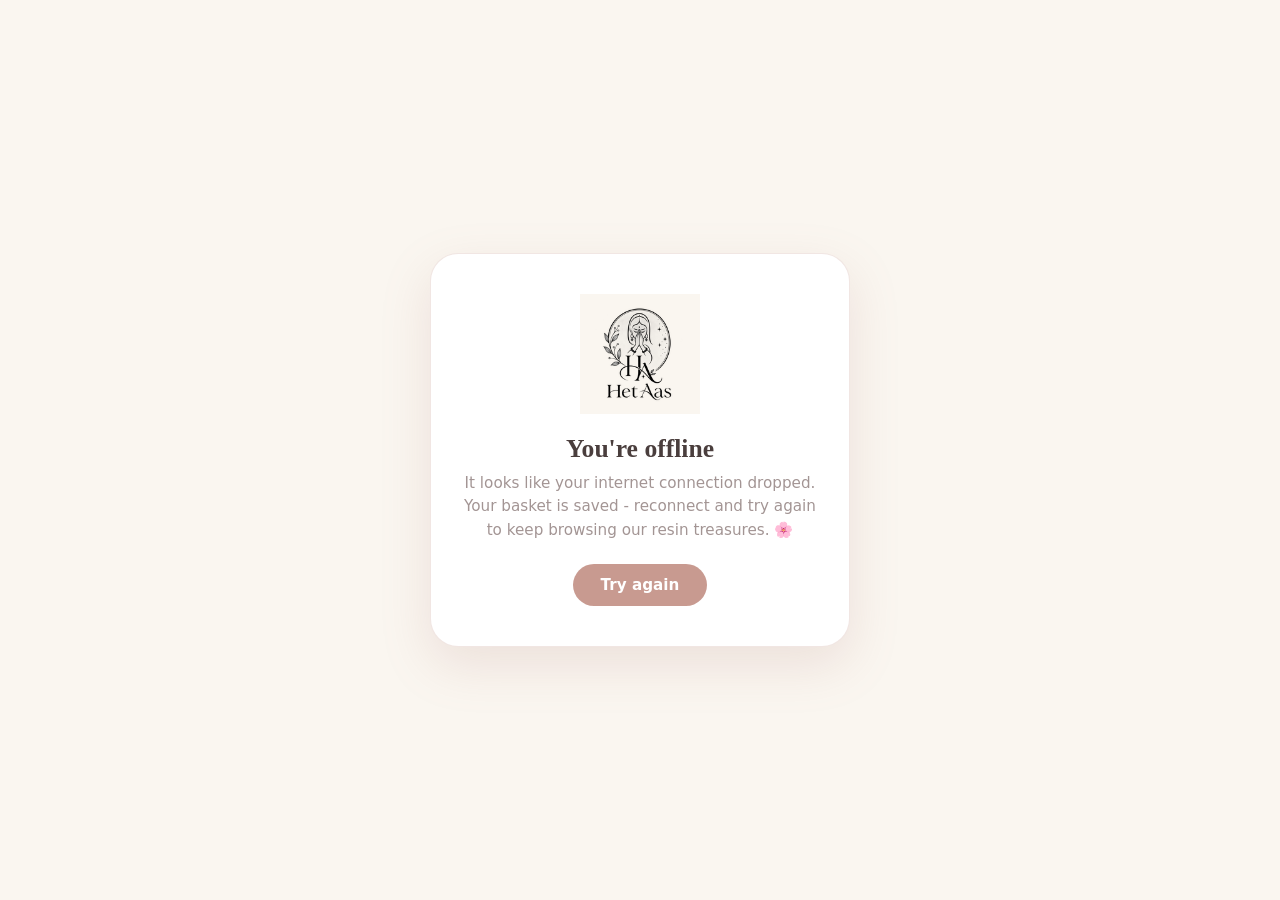
<file: offline.html>
<!DOCTYPE html>
<html lang="en">
<head>
  <meta charset="UTF-8">
  <meta name="viewport" content="width=device-width, initial-scale=1.0">
  <meta name="robots" content="noindex">
  <meta name="theme-color" content="#c89a90">
  <title>Offline - HetAas Atelier</title>
  <link rel="icon" href="icons/favicon.svg" type="image/svg+xml">
  <link rel="icon" href="icons/favicon-32.png" sizes="32x32" type="image/png">
  <style>
    :root { color-scheme: light; }
    * { box-sizing: border-box; }
    body {
      margin: 0; min-height: 100vh; display: flex; align-items: center; justify-content: center;
      font-family: 'Quicksand', system-ui, -apple-system, Segoe UI, sans-serif;
      background: #faf6f0; color: #4a3e3d; padding: 24px; text-align: center;
    }
    .card {
      max-width: 420px; background: #fff; border: 1px solid rgba(200,154,144,0.25);
      border-radius: 28px; padding: 40px 28px; box-shadow: 0 18px 50px rgba(176,130,120,0.18);
    }
    img { width: 120px; height: 120px; object-fit: contain; margin-bottom: 8px; }
    h1 { font-family: 'Playfair Display', Georgia, serif; font-size: 1.6rem; margin: 8px 0; color: #4a3e3d; }
    p { font-size: 0.95rem; line-height: 1.55; color: #a39594; margin: 0 0 22px; }
    button {
      font: inherit; font-weight: 600; cursor: pointer; border: none; border-radius: 999px;
      background: #c89a90; color: #fff; padding: 12px 28px; font-size: 0.95rem;
      transition: background .2s, transform .2s;
    }
    button:hover { background: #b08278; transform: translateY(-1px); }
  </style>
</head>
<body>
  <div class="card">
    <img src="icons/icon-192.png" alt="HetAas Atelier logo">
    <h1>You're offline</h1>
    <p>It looks like your internet connection dropped. Your basket is saved - reconnect and try again to keep browsing our resin treasures. 🌸</p>
    <button onclick="location.reload()">Try again</button>
  </div>
</body>
</html>
</file>
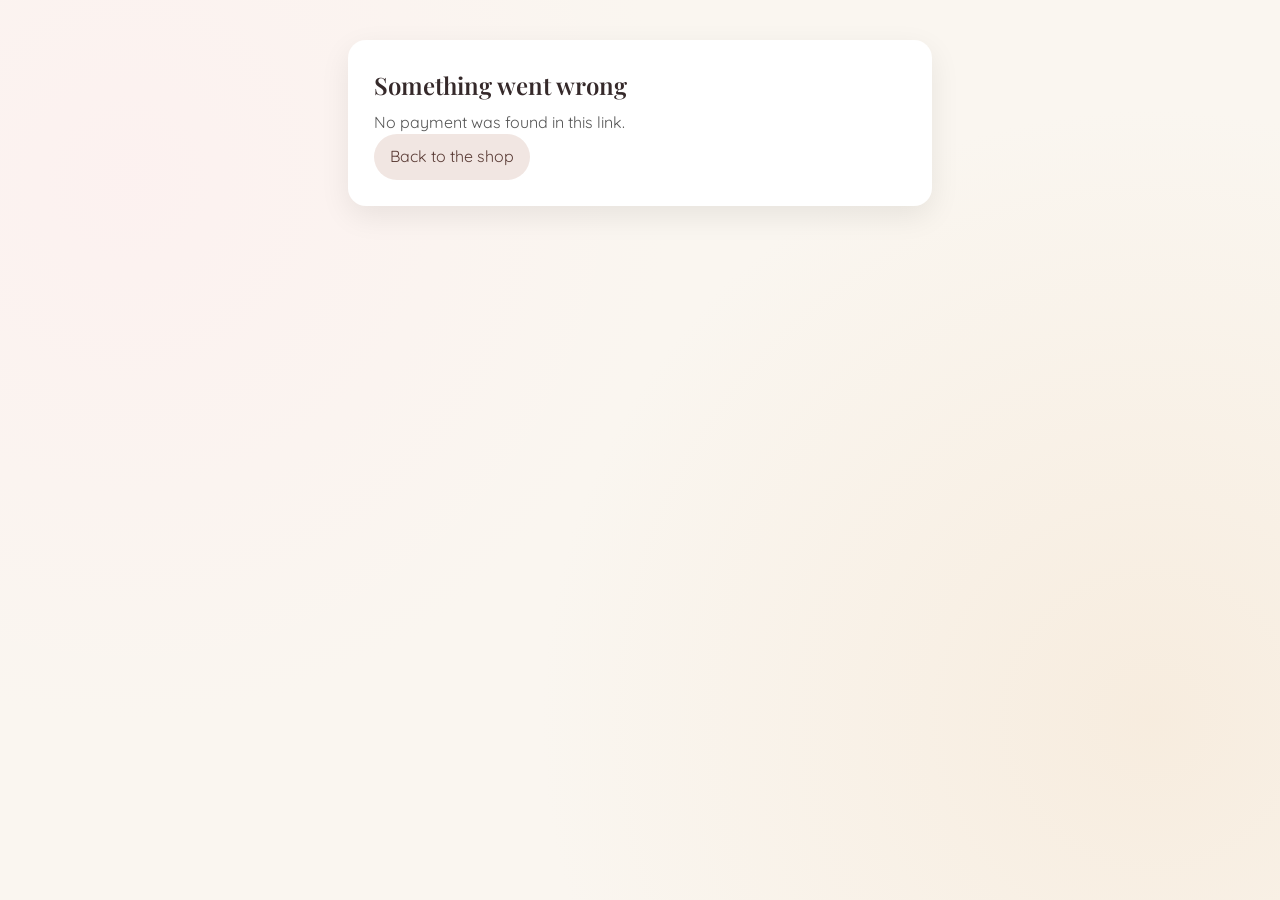
<file: order-success.html>
<!DOCTYPE html>
<html lang="en">
<head>
    <meta charset="UTF-8">
    <meta name="viewport" content="width=device-width, initial-scale=1.0">
    <meta name="robots" content="noindex">
    <title>Payment received · HetAas Atelier</title>
    <link rel="icon" href="icons/favicon.svg" type="image/svg+xml">
    <link rel="manifest" href="manifest.webmanifest">
    <meta name="theme-color" content="#c89a90">
    <link rel="stylesheet" href="styles.css">
    <style>
        .success-wrap { max-width: 620px; margin: 40px auto; padding: 0 18px; }
        .success-card { background: #fff; border-radius: 18px; padding: 26px; box-shadow: 0 10px 30px rgba(0,0,0,.08); }
        .success-card h1 { font-size: 1.5rem; margin: 0 0 6px; }
        .success-card p { color: #555; line-height: 1.5; }
        .receipt-box { white-space: pre-wrap; font-family: ui-monospace, Menlo, Consolas, monospace; font-size: .85rem; background: #faf6f4; border: 1px dashed #c89a90; border-radius: 12px; padding: 14px; margin: 14px 0; max-height: 380px; overflow: auto; }
        .success-actions { display: flex; flex-wrap: wrap; gap: 10px; }
        .success-actions button, .success-actions a { flex: 1 1 200px; text-align: center; padding: 12px 14px; border-radius: 999px; border: 0; cursor: pointer; text-decoration: none; font-weight: 600; font-size: .95rem; }
        .btn-primary { background: #c89a90; color: #fff; }
        .btn-ghost { background: #f1e6e2; color: #5a3b35; }
        .muted-note { font-size: .85rem; color: #777; margin-top: 12px; }
    </style>
</head>
<body>
<div class="success-wrap">
    <div class="success-card" id="card">
        <h1 id="title">Confirming your payment… 🌸</h1>
        <p id="intro">Please keep this tab open for a moment.</p>

        <div id="receiptArea" hidden>
            <p>Thank you! Your payment is complete and the shop has been notified. Send this receipt to us on Instagram so we can start your order.</p>
            <div class="receipt-box" id="receipt"></div>
            <div class="success-actions">
                <button class="btn-primary" id="copyBtn" type="button">Copy receipt</button>
                <a class="btn-ghost" id="igBtn" href="#" target="_blank" rel="noopener noreferrer">Open Instagram DM</a>
            </div>
            <p class="muted-note">Instagram can't be filled in automatically, so tap Copy, then paste into the DM.</p>
        </div>

        <div id="errorArea" hidden>
            <p id="errorText"></p>
            <a class="btn-ghost" href="index.html" style="display:inline-block;padding:10px 16px;border-radius:999px;text-decoration:none;">Back to the shop</a>
        </div>
    </div>
</div>

<script src="config.js"></script>
<script>
(function () {
    var params = new URLSearchParams(location.search);
    var orderId = params.get('token'); // PayPal returns the order id as "token"
    var api = window.HETAAS_API;
    var igHandle = 'hetaas_atelier';
    var receiptText = '';

    function fail(msg) {
        document.getElementById('title').textContent = 'Something went wrong';
        document.getElementById('intro').hidden = true;
        document.getElementById('errorText').textContent = msg;
        document.getElementById('errorArea').hidden = false;
    }

    if (!api) return fail('Online payments are not configured yet. Please order via Instagram DM.');
    if (!orderId) return fail('No payment was found in this link.');

    var receiptKey = '';
    try {
        var saved = JSON.parse(localStorage.getItem('hetaas_receipt_key') || '{}');
        if (saved.orderId === orderId) receiptKey = saved.key || '';
    } catch (e) { /* ignore */ }

    fetch(api + '/api/capture', {
        method: 'POST',
        headers: { 'Content-Type': 'application/json' },
        body: JSON.stringify({ orderId: orderId, key: receiptKey })
    }).then(function (r) { return r.json().then(function (d) { return { ok: r.ok, d: d }; }); })
      .then(function (res) {
        if (!res.ok) throw new Error(res.d.error || 'Payment could not be confirmed.');
        receiptText = res.d.receipt || '';
        // The cart is cleared only after PayPal confirms the payment.
        localStorage.removeItem('hetaas_cart');
        document.getElementById('title').textContent = 'Payment received! 🎉';
        if (!receiptText) {
            // Opened on another device/browser: no receipt key, so no buyer details are shown.
            document.getElementById('intro').textContent = 'Thank you! Your payment is complete and the artist has been notified with your order details.';
            return;
        }
        document.getElementById('intro').hidden = true;
        document.getElementById('receipt').textContent = receiptText;
        document.getElementById('receiptArea').hidden = false;
        document.getElementById('igBtn').href = 'https://www.instagram.com/' + igHandle + '/';
      })
      .catch(function (err) { fail(err.message); });

    document.getElementById('copyBtn').addEventListener('click', function () {
        navigator.clipboard.writeText(receiptText).then(function () {
            document.getElementById('copyBtn').textContent = 'Copied ✓';
        }).catch(function () {
            alert('Copy failed. Select the receipt text and copy it manually.');
        });
    });
    document.getElementById('igBtn').addEventListener('click', function () {
        if (navigator.clipboard && receiptText) navigator.clipboard.writeText(receiptText).catch(function () {});
    });
})();
</script>
</body>
</html>
</file>
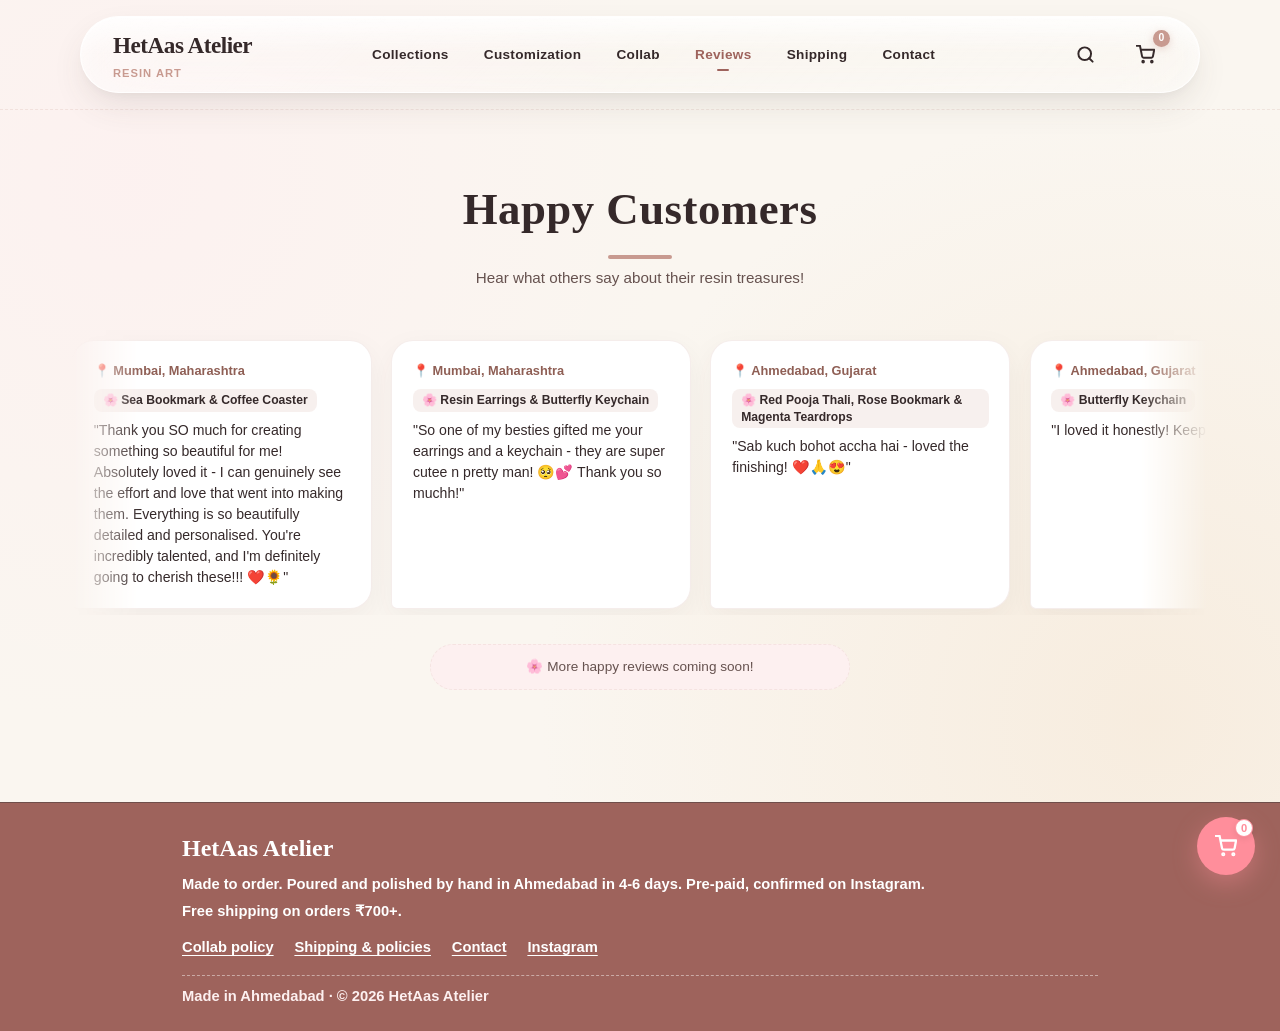
<file: reviews.html>
<!DOCTYPE html>
<html lang="en-IN">
<head>
    <meta charset="UTF-8">
    <meta name="viewport" content="width=device-width, initial-scale=1.0">

    <!-- Content Security Policy (static-host enforceable; hardens against XSS/injection) -->
    <meta http-equiv="Content-Security-Policy" content="default-src 'self'; base-uri 'self'; object-src 'none'; img-src 'self' data: https://*.goatcounter.com; style-src 'self' 'unsafe-inline' https://fonts.googleapis.com; font-src 'self' https://fonts.gstatic.com; script-src 'self' 'sha256-LU1qBNWjiFziC16Dj5HvB8jt5e+ZqEG7vYdZ9qhAv5o=' https://gc.zgo.at https://plausible.io; connect-src 'self' https://*.goatcounter.com https://plausible.io https://hetaas-api.automated-aesthetix.workers.dev http://127.0.0.1:8787; manifest-src 'self'; worker-src 'self'; form-action 'self'; upgrade-insecure-requests">
    <meta name="referrer" content="strict-origin-when-cross-origin">

    <!-- Clickjacking guard (runs immediately; hashed in CSP). frame-ancestors needs a real header, unavailable on static hosts. -->
    <script>if(window.top!==window.self){window.top.location=window.self.location;}</script>

    <!-- Primary SEO -->
    <title>Happy Customers | HetAas Atelier - Handmade Resin, Ahmedabad</title>
    <meta name="description" content="Hear what customers say about their HetAas Atelier handmade resin treasures from Ahmedabad.">
    <meta name="keywords" content="handmade resin art, resin bookmarks, resin earrings, resin keychains, custom name keychain, pooja thali, resin coasters, Ahmedabad, Gujarat, botanical resin, dried flower jewellery, personalised gifts India">
    <meta name="author" content="HetAas Atelier">
    <meta name="robots" content="index, follow">
    <link rel="canonical" href="https://hetaas-demo.pages.dev/reviews.html">

    <!-- Theme & PWA -->
    <meta name="theme-color" content="#c89a90">
    <meta name="color-scheme" content="light">
    <link rel="manifest" href="manifest.webmanifest">
    <meta name="mobile-web-app-capable" content="yes">
    <meta name="apple-mobile-web-app-capable" content="yes">
    <meta name="apple-mobile-web-app-status-bar-style" content="default">
    <meta name="apple-mobile-web-app-title" content="HetAas">

    <!-- Icons -->
    <link rel="icon" href="icons/favicon.svg" type="image/svg+xml">
    <link rel="icon" href="icons/favicon-32.png" sizes="32x32" type="image/png">
    <link rel="icon" href="icons/favicon.ico" sizes="any">
    <link rel="apple-touch-icon" href="icons/apple-touch-icon.png">

    <!-- Open Graph -->
    <meta property="og:type" content="website">
    <meta property="og:site_name" content="HetAas Atelier">
    <meta property="og:title" content="Happy Customers - HetAas Atelier">
    <meta property="og:description" content="Hear what customers say about their HetAas Atelier handmade resin treasures from Ahmedabad.">
    <meta property="og:url" content="https://hetaas-demo.pages.dev/reviews.html">
    <meta property="og:image" content="https://aasthathakker.github.io/HetAas-Atelier/images/og-image.jpg">
    <meta property="og:image:width" content="1200">
    <meta property="og:image:height" content="630">
    <meta property="og:locale" content="en_IN">

    <!-- Twitter -->
    <meta name="twitter:card" content="summary_large_image">
    <meta name="twitter:title" content="Happy Customers - HetAas Atelier">
    <meta name="twitter:description" content="Hear what customers say about their HetAas Atelier handmade resin treasures from Ahmedabad.">
    <meta name="twitter:image" content="https://aasthathakker.github.io/HetAas-Atelier/images/og-image.jpg">

    <!-- Font performance -->
    <link rel="preconnect" href="https://fonts.googleapis.com">
    <link rel="preconnect" href="https://fonts.gstatic.com" crossorigin>

    <link rel="stylesheet" href="styles.css">

    <!-- Structured data: business (helps local SEO & rich results) -->
    <script type="application/ld+json">
    {
      "@context": "https://schema.org",
      "@type": "Store",
      "name": "HetAas Atelier",
      "description": "Handmade botanical resin treasures crafted in Ahmedabad, Gujarat.",
      "image": "https://aasthathakker.github.io/HetAas-Atelier/images/og-image.jpg",
      "url": "https://aasthathakker.github.io/HetAas-Atelier/",
      "priceRange": "₹₹",
      "foundingDate": "2022",
      "address": {
        "@type": "PostalAddress",
        "addressLocality": "Ahmedabad",
        "addressRegion": "Gujarat",
        "addressCountry": "IN"
      },
      "aggregateRating": {
        "@type": "AggregateRating",
        "ratingValue": "5.0",
        "reviewCount": "4",
        "bestRating": "5",
        "worstRating": "1"
      },
      "review": [
        {
          "@type": "Review",
          "reviewRating": { "@type": "Rating", "ratingValue": "5" },
          "author": { "@type": "Person", "name": "Verified Customer" },
          "reviewBody": "Thank you SO much for creating something so beautiful for me! Absolutely loved it - I can genuinely see the effort and love that went into making them. Everything is so beautifully detailed and personalised. You're incredibly talented, and I'm definitely going to cherish these!!!",
          "contentLocation": { "@type": "AdministrativeArea", "name": "Mumbai, Maharashtra" }
        },
        {
          "@type": "Review",
          "reviewRating": { "@type": "Rating", "ratingValue": "5" },
          "author": { "@type": "Person", "name": "Verified Customer" },
          "reviewBody": "So one of my besties gifted me your earrings and a keychain - they are super cutee n pretty man! Thank you so muchh!",
          "contentLocation": { "@type": "AdministrativeArea", "name": "Mumbai, Maharashtra" }
        },
        {
          "@type": "Review",
          "reviewRating": { "@type": "Rating", "ratingValue": "5" },
          "author": { "@type": "Person", "name": "Verified Customer" },
          "reviewBody": "Sab kuch bohot accha hai - loved the finishing!",
          "contentLocation": { "@type": "AdministrativeArea", "name": "Ahmedabad, Gujarat" }
        },
        {
          "@type": "Review",
          "reviewRating": { "@type": "Rating", "ratingValue": "5" },
          "author": { "@type": "Person", "name": "Verified Customer" },
          "reviewBody": "I loved it honestly! Keep it up!",
          "contentLocation": { "@type": "AdministrativeArea", "name": "Ahmedabad, Gujarat" }
        }
      ],
      "sameAs": ["https://www.instagram.com/hetaas_atelier"]
    }
    </script>
</head>
<body data-page="reviews">
    <!-- Shared header: identical on every page -->
    <div class="header-wrapper">
        <header class="header">
            <div class="container">
                <div class="logo">
                    <a href="index.html">
                        <h1>HetAas Atelier</h1>
                        <p>Resin Art</p>
                    </a>
                </div>
                <nav class="nav" aria-label="Main">
                    <a href="index.html#products" class="nav-link">Collections</a>
                    <a href="custom.html" class="nav-link">Customization</a>
                    <a href="collab.html" class="nav-link">Collab</a>
                    <a href="reviews.html" class="nav-link active" aria-current="page">Reviews</a>
                    <a href="shipping.html" class="nav-link">Shipping</a>
                    <a href="contact.html" class="nav-link">Contact</a>
                </nav>
                <!-- Mobile Menu Toggle Button -->
                <button class="mobile-menu-btn" id="mobileMenuBtn" aria-label="Toggle menu">
                    <svg xmlns="http://www.w3.org/2000/svg" viewBox="0 0 24 24" fill="none" stroke="currentColor" stroke-width="2.5" stroke-linecap="round" stroke-linejoin="round">
                        <line x1="3" y1="12" x2="21" y2="12"></line>
                        <line x1="3" y1="6" x2="21" y2="6"></line>
                        <line x1="3" y1="18" x2="21" y2="18"></line>
                    </svg>
                </button>
                <!-- Header Icons Menu (Search, Cart) -->
                <div class="nav-icons">
                    <button class="nav-icon-btn" id="searchBtn" aria-label="Search Shop">
                        <svg xmlns="http://www.w3.org/2000/svg" viewBox="0 0 24 24" fill="none" stroke="currentColor" stroke-width="2.5" stroke-linecap="round" stroke-linejoin="round">
                            <circle cx="11" cy="11" r="8"></circle>
                            <line x1="21" y1="21" x2="16.65" y2="16.65"></line>
                        </svg>
                    </button>
                    <!-- Install App Button (shown only when installable) -->
                    <button class="nav-icon-btn pwa-install-btn" id="pwaInstallBtn" aria-label="Install app" title="Install app" hidden>
                        <svg xmlns="http://www.w3.org/2000/svg" viewBox="0 0 24 24" fill="none" stroke="currentColor" stroke-width="2.5" stroke-linecap="round" stroke-linejoin="round">
                            <path d="M21 15v4a2 2 0 0 1-2 2H5a2 2 0 0 1-2-2v-4"></path>
                            <polyline points="7 10 12 15 17 10"></polyline>
                            <line x1="12" y1="15" x2="12" y2="3"></line>
                        </svg>
                    </button>
                    <div class="nav-cart-btn-wrapper">
                        <button class="nav-icon-btn" id="navCartBtn" aria-label="Open Basket">
                            <svg xmlns="http://www.w3.org/2000/svg" viewBox="0 0 24 24" fill="none" stroke="currentColor" stroke-width="2.5" stroke-linecap="round" stroke-linejoin="round">
                                <circle cx="9" cy="21" r="1"></circle>
                                <circle cx="20" cy="21" r="1"></circle>
                                <path d="M1 1h4l2.68 13.39a2 2 0 0 0 2 1.61h9.72a2 2 0 0 0 2-1.61L23 6H6"></path>
                            </svg>
                        </button>
                        <span class="cart-badge" id="cartBadgeCount">0</span>
                    </div>
                </div>
            </div>
        </header>
    </div>

    <!-- Mobile Navigation Menu Overlay -->
    <div class="mobile-menu-overlay" id="mobileMenuOverlay">
        <div class="mobile-menu-content">
            <button class="mobile-menu-close" id="mobileMenuClose" aria-label="Close menu">
                <svg xmlns="http://www.w3.org/2000/svg" viewBox="0 0 24 24" fill="none" stroke="currentColor" stroke-width="2.5" stroke-linecap="round" stroke-linejoin="round">
                    <line x1="18" y1="6" x2="6" y2="18"></line>
                    <line x1="6" y1="6" x2="18" y2="18"></line>
                </svg>
            </button>
            <nav class="mobile-nav" aria-label="Main">
                <a href="index.html#products" class="mobile-nav-link">Collections</a>
                <a href="custom.html" class="mobile-nav-link">Customization</a>
                <a href="collab.html" class="mobile-nav-link">Collab</a>
                <a href="reviews.html" class="mobile-nav-link" aria-current="page">Reviews</a>
                <a href="shipping.html" class="mobile-nav-link">Shipping</a>
                <a href="contact.html" class="mobile-nav-link">Contact</a>
            </nav>
        </div>
    </div>

    <!-- Happy Customers Section -->
    <section class="reviews-section" id="reviews">
        <div class="container">
            <h2 class="section-title">Happy Customers</h2>
            <p class="section-subtitle">Hear what others say about their resin treasures!</p>

            <div id="reviewsContainer">
                <div class="reviews-empty">
                    <span style="font-size: 2.5rem; display: block; margin-bottom: 0.8rem;">✨✍️🌸</span>
                    <h3>Reviews Coming Soon!</h3>
                    <p>We are currently collecting feedback from our early Ahmedabad patrons. Check back soon to see what others love about our botanical resin creations!</p>
                </div>
            </div>
        </div>
    </section>

    <!-- Footer -->
    <footer class="footer">
        <div class="container footer-simple">
            <h3 class="footer-brand-name" id="footerBrand">HetAas Atelier</h3>
            <p class="footer-line" id="footerTagline">Made to order. Poured and polished by hand in Ahmedabad in 4-6 days. Pre-paid, confirmed on Instagram.</p>
            <p class="footer-line" id="footerPolicyNote">Free shipping on orders &#8377;700+.</p>
            <nav class="footer-links" aria-label="Footer">
                <a href="collab.html">Collab policy</a>
                <a href="shipping.html">Shipping &amp; policies</a>
                <a href="contact.html">Contact</a>
                <a href="https://www.instagram.com/hetaas_atelier" id="footerInstagram" target="_blank" rel="noopener noreferrer">Instagram</a>
            </nav>
            <p class="footer-line footer-copy" id="footerCopyright">Made in Ahmedabad &middot; &copy; 2026 HetAas Atelier</p>
        </div>
    </footer>

    <!-- Floating Contact Button: a real person (the artist) on Instagram DM. The AI assistant "Resi" sits above it. -->
    <a class="floating-contact-fab" id="contactFab" href="https://ig.me/m/hetaas_atelier" aria-label="DM the artist on Instagram" target="_blank" rel="noopener noreferrer">
        <svg xmlns="http://www.w3.org/2000/svg" viewBox="0 0 24 24" fill="none" stroke="currentColor" stroke-width="2.2" stroke-linecap="round" stroke-linejoin="round">
            <rect x="3" y="3" width="18" height="18" rx="5"></rect>
            <circle cx="12" cy="12" r="4"></circle>
            <circle cx="17.5" cy="6.5" r="0.6" fill="currentColor"></circle>
        </svg>
        <span class="floating-contact-label">DM the Artist</span>
    </a>

    <!-- Floating Basket Trigger Button -->
    <button class="floating-cart-trigger" id="floatingCartBtn" aria-label="Open Basket">
        <svg xmlns="http://www.w3.org/2000/svg" viewBox="0 0 24 24" fill="none" stroke="currentColor" stroke-width="2.5" stroke-linecap="round" stroke-linejoin="round">
            <circle cx="9" cy="21" r="1"></circle>
            <circle cx="20" cy="21" r="1"></circle>
            <path d="M1 1h4l2.68 13.39a2 2 0 0 0 2 1.61h9.72a2 2 0 0 0 2-1.61L23 6H6"></path>
        </svg>
        <span class="floating-cart-badge" id="floatingCartBadgeCount">0</span>
    </button>

    <!-- Resin Basket Drawer (Slide-out Cart) -->
    <div class="cart-drawer-overlay" id="cartDrawerOverlay">
        <div class="cart-drawer">
            <div class="cart-header">
                <h2>
                    <svg xmlns="http://www.w3.org/2000/svg" viewBox="0 0 24 24" fill="none" stroke="currentColor" stroke-width="2.5" stroke-linecap="round" stroke-linejoin="round" width="20" height="20">
                        <circle cx="9" cy="21" r="1"></circle>
                        <circle cx="20" cy="21" r="1"></circle>
                        <path d="M1 1h4l2.68 13.39a2 2 0 0 0 2 1.61h9.72a2 2 0 0 0 2-1.61L23 6H6"></path>
                    </svg>
                    Your Basket
                </h2>
                <button class="close-drawer-btn" id="closeDrawerBtn" aria-label="Close basket">
                    <svg xmlns="http://www.w3.org/2000/svg" viewBox="0 0 24 24" fill="none" stroke="currentColor" stroke-width="2.5" stroke-linecap="round" stroke-linejoin="round">
                        <line x1="18" y1="6" x2="6" y2="18"></line>
                        <line x1="6" y1="6" x2="18" y2="18"></line>
                    </svg>
                </button>
            </div>
            
            <div class="cart-items-container" id="cartItemsContainer">
                <!-- Populated dynamically -->
            </div>

            <div class="cart-notes-wrapper">
                <label for="cartNotes">Special Instructions / Custom Notes:</label>
                <textarea id="cartNotes" class="cart-notes-input" placeholder="E.g., custom colors, packaging requests..."></textarea>
            </div>

            <div class="cart-footer">
                <div class="cart-summary-row">
                    <span class="cart-total-label">Basket Total:</span>
                    <span class="cart-total-val" id="cartTotal">₹0</span>
                </div>
                <button class="checkout-btn" id="checkoutBtn">
                    Place Order via Instagram DM 🌸
                </button>
            </div>
        </div>
    </div>

    <!-- Order options: shown when checking out (delivery or self pickup) -->
    <div class="checkout-popup-overlay" id="orderOptionsOverlay">
        <div class="checkout-popup order-options-popup">
            <div class="checkout-popup-header">
                <h3>How would you like to order?</h3>
                <p>Pick what suits you best 🌸</p>
            </div>
            <div class="order-options">
                <button type="button" class="order-option" data-mode="deliver">
                    <span class="order-option-icon">🚚</span>
                    <span class="order-option-text">
                        <strong>Get it delivered</strong>
                        <small>See your delivery charge, then send the order on Instagram. Pay once the artist confirms.</small>
                    </span>
                </button>
                <button type="button" class="order-option" data-mode="pickup">
                    <span class="order-option-icon">🏠</span>
                    <span class="order-option-text">
                        <strong>Self pickup in Ahmedabad</strong>
                        <small>Chat with the artist on Instagram to fix a pickup time.</small>
                    </span>
                    <span class="order-option-tag">Free</span>
                </button>
            </div>
            <button type="button" class="order-options-back" id="orderOptionsBackBtn">Back to basket</button>
        </div>
    </div>

    <!-- Delivery Details (asked before the order request is sent on Instagram) -->
    <div class="checkout-popup-overlay" id="deliveryPopupOverlay">
        <div class="checkout-popup delivery-popup">
            <div class="checkout-popup-header">
                <span class="checkout-popup-icon">📦✨</span>
                <h3>Delivery Details</h3>
                <p>We'll use these to ship your order and to contact you about it.</p>
            </div>
            <form id="deliveryForm" class="delivery-form" novalidate>
                <label>Full name<input name="name" type="text" autocomplete="name" required minlength="2" maxlength="60"></label>
                <label>Email<input name="email" type="email" autocomplete="email" required maxlength="80" pattern="[^\|]+"></label>
                <label>Mobile number<input name="phone" type="tel" autocomplete="tel" required pattern="(\+?91[ \-]?)?[6-9][0-9]{4}[ \-]?[0-9]{5}" placeholder="10-digit mobile number" maxlength="16"></label>
                <label>Address<input name="address" type="text" autocomplete="street-address" required minlength="5" maxlength="120" placeholder="House no., street, area"></label>
                <div class="delivery-row">
                    <label>City<input name="city" type="text" autocomplete="address-level2" required minlength="2" maxlength="40"></label>
                    <label>State<input name="state" type="text" autocomplete="address-level1" required minlength="2" maxlength="40"></label>
                </div>
                <label>PIN code<input name="pincode" type="text" inputmode="numeric" autocomplete="postal-code" required pattern="[1-9][0-9]{5}" maxlength="6" placeholder="6 digits"></label>
                <div class="delivery-summary" id="deliverySummary" aria-live="polite">
                    <div class="delivery-summary-row"><span>Items</span><span id="sumItems">₹0</span></div>
                    <div class="delivery-summary-row"><span id="sumDeliveryLabel">Delivery</span><span id="sumDelivery">Enter PIN code</span></div>
                    <div class="delivery-summary-row delivery-summary-total"><span>Total</span><span id="sumTotal">-</span></div>
                </div>
                <p class="delivery-error" id="deliveryError" role="alert"></p>
                <div class="checkout-popup-buttons">
                    <button type="button" class="checkout-popup-btn delivery-back-btn" id="deliveryBackBtn">Back</button>
                    <button type="submit" class="checkout-popup-btn" id="deliveryPayBtn">Send Order Request 💬</button>
                </div>
            </form>
        </div>
    </div>

    <!-- Product Quick View Modal -->
    <div class="modal-overlay" id="quickViewOverlay">
        <div class="modal-container">
            <button class="modal-close-btn" id="closeModalBtn" aria-label="Close details">
                <svg xmlns="http://www.w3.org/2000/svg" viewBox="0 0 24 24" fill="none" stroke="currentColor" stroke-width="2.5" stroke-linecap="round" stroke-linejoin="round" width="16" height="16">
                    <line x1="18" y1="6" x2="6" y2="18"></line>
                    <line x1="6" y1="6" x2="18" y2="18"></line>
                </svg>
            </button>
            <div class="modal-body" id="modalBodyContent">
                <!-- Loaded dynamically -->
            </div>
        </div>
    </div>

    <!-- Interactive Search Bar Overlay -->
    <div class="search-overlay" id="searchOverlay">
        <div class="search-box-container">
            <div class="search-input-row">
                <svg xmlns="http://www.w3.org/2000/svg" viewBox="0 0 24 24" fill="none" stroke="currentColor" stroke-width="2.5" stroke-linecap="round" stroke-linejoin="round">
                    <circle cx="11" cy="11" r="8"></circle>
                    <line x1="21" y1="21" x2="16.65" y2="16.65"></line>
                </svg>
                <input type="text" id="searchBarInput" class="search-bar-input" placeholder="Search creations (e.g. Earrings, Coasters)..." autofocus>
            </div>
            <div class="search-results-list" id="searchResultsList">
                <!-- Dynamic search results -->
            </div>
            <span class="search-close-btn" id="closeSearchBtn">Close Search</span>
        </div>
    </div>

    <!-- Checkout Clipboard Instructions Dialog Box -->
    <div class="checkout-popup-overlay" id="checkoutPopupOverlay">
        <div class="checkout-popup">
            <div class="checkout-popup-header">
                <span class="checkout-popup-icon" id="igPopupIcon">📋✨</span>
                <h3 id="igPopupTitle">Order Receipt Ready!</h3>
                <p id="igPopupText">Your itemized order receipt has been copied to your clipboard. Click below to paste & send via Instagram DM! 🌸</p>
            </div>
            
            <div class="receipt-card">
                <div class="receipt-top-bar">
                    <span class="receipt-brand-title">HetAas Atelier</span>
                    <span class="receipt-badge-tag" id="igPopupBadge">ORDER REQUEST</span>
                </div>
                <div class="checkout-code-box" id="checkoutCodeBox">
                    <!-- Formatted order text here -->
                </div>
                <div class="receipt-footer-note" id="igPopupFooter">
                    🔒 100% Pre-Paid Order • Hand-cured in 4-6 Days • Pan-India Shipping
                </div>
            </div>
            
            <div class="checkout-popup-buttons">
                <!-- WhatsApp Button (shown only when a number is configured; order is pre-filled) -->
                <button class="checkout-popup-btn checkout-whatsapp-btn" id="checkoutWhatsappBtn" style="display:none;">
                    <span>Send Order via WhatsApp</span>
                    <svg xmlns="http://www.w3.org/2000/svg" viewBox="0 0 24 24" fill="currentColor" width="18" height="18">
                        <path d="M12.04 2C6.58 2 2.13 6.45 2.13 11.91c0 1.75.46 3.45 1.32 4.95L2 22l5.25-1.38c1.45.79 3.08 1.21 4.79 1.21h.01c5.46 0 9.91-4.45 9.91-9.91 0-2.65-1.03-5.14-2.9-7.01A9.82 9.82 0 0 0 12.04 2zm5.8 14.14c-.24.68-1.42 1.32-1.95 1.36-.5.05-.5.42-3.16-.66-2.66-1.08-4.32-3.83-4.45-4-.13-.17-1.06-1.41-1.06-2.69 0-1.28.67-1.91.91-2.17.24-.26.52-.33.7-.33.17 0 .35 0 .5.01.16.01.38-.06.59.45.24.58.81 2 .88 2.14.07.14.12.31.02.5-.09.19-.14.31-.28.48-.14.17-.29.38-.42.51-.14.14-.28.29-.12.57.16.28.72 1.19 1.55 1.93 1.06.95 1.96 1.24 2.24 1.38.28.14.44.12.6-.07.17-.19.69-.81.87-1.09.18-.28.36-.23.61-.14.24.09 1.55.73 1.82.87.27.14.45.2.51.31.07.11.07.66-.17 1.34z"/>
                    </svg>
                </button>
                <!-- Instagram DM Button -->
                <button class="checkout-popup-btn" id="checkoutGoBtn">
                    <span>Send to the Artist on Instagram</span>
                    <svg xmlns="http://www.w3.org/2000/svg" viewBox="0 0 24 24" fill="none" stroke="currentColor" stroke-width="2.5" stroke-linecap="round" stroke-linejoin="round" width="16" height="16">
                        <line x1="5" y1="12" x2="19" y2="12"></line>
                        <polyline points="12 5 19 12 12 19"></polyline>
                    </svg>
                </button>
            </div>
        </div>
    </div>

    <!-- Toast Notification Container -->
    <div class="toast-container" id="toastContainer">
        <span id="toastIcon">🌸</span>
        <span id="toastMessage">Added to your basket!</span>
    </div>

    <!-- Local-preview data fallback (used only when opened via file://; ignored on a real server) -->
    <script src="data.js"></script>
    <script src="config.js"></script>
    <script src="app.js" defer></script>
    <script src="chat.js" defer></script>
</body>
</html>
</file>
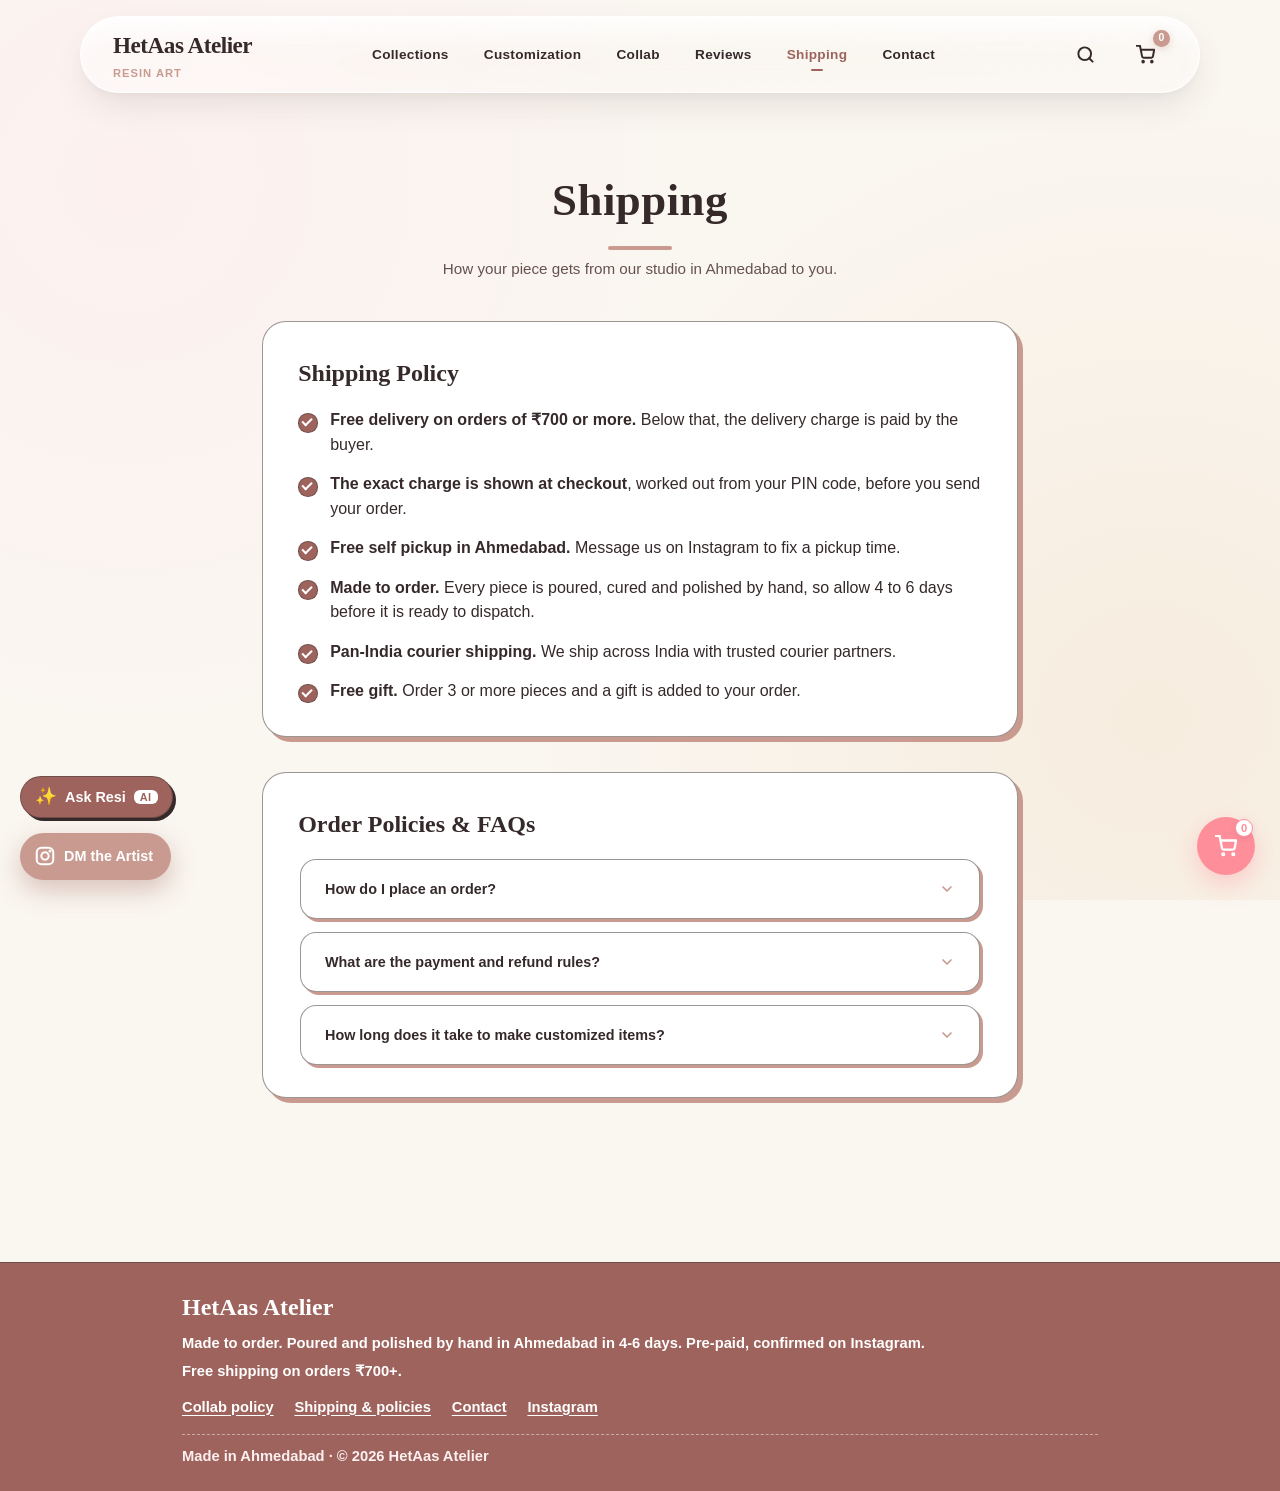
<file: shipping.html>
<!DOCTYPE html>
<html lang="en-IN">
<head>
    <meta charset="UTF-8">
    <meta name="viewport" content="width=device-width, initial-scale=1.0">

    <!-- Content Security Policy (static-host enforceable; hardens against XSS/injection) -->
    <meta http-equiv="Content-Security-Policy" content="default-src 'self'; base-uri 'self'; object-src 'none'; img-src 'self' data: https://*.goatcounter.com; style-src 'self' 'unsafe-inline' https://fonts.googleapis.com; font-src 'self' https://fonts.gstatic.com; script-src 'self' 'sha256-LU1qBNWjiFziC16Dj5HvB8jt5e+ZqEG7vYdZ9qhAv5o=' https://gc.zgo.at https://plausible.io; connect-src 'self' https://*.goatcounter.com https://plausible.io https://hetaas-api.automated-aesthetix.workers.dev http://127.0.0.1:8787; manifest-src 'self'; worker-src 'self'; form-action 'self'; upgrade-insecure-requests">
    <meta name="referrer" content="strict-origin-when-cross-origin">

    <!-- Clickjacking guard (runs immediately; hashed in CSP). frame-ancestors needs a real header, unavailable on static hosts. -->
    <script>if(window.top!==window.self){window.top.location=window.self.location;}</script>

    <!-- Primary SEO -->
    <title>Shipping &amp; FAQs | HetAas Atelier - Handmade Resin, Ahmedabad</title>
    <meta name="description" content="Shipping policy and order FAQs for HetAas Atelier: free delivery over &#8377;700, self pickup in Ahmedabad, made-to-order timelines, payment and refund rules.">
    <meta name="keywords" content="handmade resin art, resin bookmarks, resin earrings, resin keychains, custom name keychain, pooja thali, resin coasters, Ahmedabad, Gujarat, botanical resin, dried flower jewellery, personalised gifts India">
    <meta name="author" content="HetAas Atelier">
    <meta name="robots" content="index, follow">
    <link rel="canonical" href="https://hetaas-demo.pages.dev/shipping.html">

    <!-- Theme & PWA -->
    <meta name="theme-color" content="#c89a90">
    <meta name="color-scheme" content="light">
    <link rel="manifest" href="manifest.webmanifest">
    <meta name="mobile-web-app-capable" content="yes">
    <meta name="apple-mobile-web-app-capable" content="yes">
    <meta name="apple-mobile-web-app-status-bar-style" content="default">
    <meta name="apple-mobile-web-app-title" content="HetAas">

    <!-- Icons -->
    <link rel="icon" href="icons/favicon.svg" type="image/svg+xml">
    <link rel="icon" href="icons/favicon-32.png" sizes="32x32" type="image/png">
    <link rel="icon" href="icons/favicon.ico" sizes="any">
    <link rel="apple-touch-icon" href="icons/apple-touch-icon.png">

    <!-- Open Graph -->
    <meta property="og:type" content="website">
    <meta property="og:site_name" content="HetAas Atelier">
    <meta property="og:title" content="Shipping &amp; FAQs - HetAas Atelier">
    <meta property="og:description" content="Shipping policy and order FAQs for HetAas Atelier: free delivery over &#8377;700, self pickup in Ahmedabad, made-to-order timelines, payment and refund rules.">
    <meta property="og:url" content="https://hetaas-demo.pages.dev/shipping.html">
    <meta property="og:image" content="https://aasthathakker.github.io/HetAas-Atelier/images/og-image.jpg">
    <meta property="og:image:width" content="1200">
    <meta property="og:image:height" content="630">
    <meta property="og:locale" content="en_IN">

    <!-- Twitter -->
    <meta name="twitter:card" content="summary_large_image">
    <meta name="twitter:title" content="Shipping &amp; FAQs - HetAas Atelier">
    <meta name="twitter:description" content="Shipping policy and order FAQs for HetAas Atelier: free delivery over &#8377;700, self pickup in Ahmedabad, made-to-order timelines, payment and refund rules.">
    <meta name="twitter:image" content="https://aasthathakker.github.io/HetAas-Atelier/images/og-image.jpg">

    <!-- Font performance -->
    <link rel="preconnect" href="https://fonts.googleapis.com">
    <link rel="preconnect" href="https://fonts.gstatic.com" crossorigin>

    <link rel="stylesheet" href="styles.css">

    <!-- Structured data: business (helps local SEO & rich results) -->
    <script type="application/ld+json">
    {
      "@context": "https://schema.org",
      "@type": "Store",
      "name": "HetAas Atelier",
      "description": "Handmade botanical resin treasures crafted in Ahmedabad, Gujarat.",
      "image": "https://aasthathakker.github.io/HetAas-Atelier/images/og-image.jpg",
      "url": "https://aasthathakker.github.io/HetAas-Atelier/",
      "priceRange": "₹₹",
      "foundingDate": "2022",
      "address": {
        "@type": "PostalAddress",
        "addressLocality": "Ahmedabad",
        "addressRegion": "Gujarat",
        "addressCountry": "IN"
      },
      "aggregateRating": {
        "@type": "AggregateRating",
        "ratingValue": "5.0",
        "reviewCount": "4",
        "bestRating": "5",
        "worstRating": "1"
      },
      "review": [
        {
          "@type": "Review",
          "reviewRating": { "@type": "Rating", "ratingValue": "5" },
          "author": { "@type": "Person", "name": "Verified Customer" },
          "reviewBody": "Thank you SO much for creating something so beautiful for me! Absolutely loved it - I can genuinely see the effort and love that went into making them. Everything is so beautifully detailed and personalised. You're incredibly talented, and I'm definitely going to cherish these!!!",
          "contentLocation": { "@type": "AdministrativeArea", "name": "Mumbai, Maharashtra" }
        },
        {
          "@type": "Review",
          "reviewRating": { "@type": "Rating", "ratingValue": "5" },
          "author": { "@type": "Person", "name": "Verified Customer" },
          "reviewBody": "So one of my besties gifted me your earrings and a keychain - they are super cutee n pretty man! Thank you so muchh!",
          "contentLocation": { "@type": "AdministrativeArea", "name": "Mumbai, Maharashtra" }
        },
        {
          "@type": "Review",
          "reviewRating": { "@type": "Rating", "ratingValue": "5" },
          "author": { "@type": "Person", "name": "Verified Customer" },
          "reviewBody": "Sab kuch bohot accha hai - loved the finishing!",
          "contentLocation": { "@type": "AdministrativeArea", "name": "Ahmedabad, Gujarat" }
        },
        {
          "@type": "Review",
          "reviewRating": { "@type": "Rating", "ratingValue": "5" },
          "author": { "@type": "Person", "name": "Verified Customer" },
          "reviewBody": "I loved it honestly! Keep it up!",
          "contentLocation": { "@type": "AdministrativeArea", "name": "Ahmedabad, Gujarat" }
        }
      ],
      "sameAs": ["https://www.instagram.com/hetaas_atelier"]
    }
    </script>
</head>
<body data-page="shipping">
    <!-- Shared header: identical on every page -->
    <div class="header-wrapper">
        <header class="header">
            <div class="container">
                <div class="logo">
                    <a href="index.html">
                        <h1>HetAas Atelier</h1>
                        <p>Resin Art</p>
                    </a>
                </div>
                <nav class="nav" aria-label="Main">
                    <a href="index.html#products" class="nav-link">Collections</a>
                    <a href="custom.html" class="nav-link">Customization</a>
                    <a href="collab.html" class="nav-link">Collab</a>
                    <a href="reviews.html" class="nav-link">Reviews</a>
                    <a href="shipping.html" class="nav-link active" aria-current="page">Shipping</a>
                    <a href="contact.html" class="nav-link">Contact</a>
                </nav>
                <!-- Mobile Menu Toggle Button -->
                <button class="mobile-menu-btn" id="mobileMenuBtn" aria-label="Toggle menu">
                    <svg xmlns="http://www.w3.org/2000/svg" viewBox="0 0 24 24" fill="none" stroke="currentColor" stroke-width="2.5" stroke-linecap="round" stroke-linejoin="round">
                        <line x1="3" y1="12" x2="21" y2="12"></line>
                        <line x1="3" y1="6" x2="21" y2="6"></line>
                        <line x1="3" y1="18" x2="21" y2="18"></line>
                    </svg>
                </button>
                <!-- Header Icons Menu (Search, Cart) -->
                <div class="nav-icons">
                    <button class="nav-icon-btn" id="searchBtn" aria-label="Search Shop">
                        <svg xmlns="http://www.w3.org/2000/svg" viewBox="0 0 24 24" fill="none" stroke="currentColor" stroke-width="2.5" stroke-linecap="round" stroke-linejoin="round">
                            <circle cx="11" cy="11" r="8"></circle>
                            <line x1="21" y1="21" x2="16.65" y2="16.65"></line>
                        </svg>
                    </button>
                    <!-- Install App Button (shown only when installable) -->
                    <button class="nav-icon-btn pwa-install-btn" id="pwaInstallBtn" aria-label="Install app" title="Install app" hidden>
                        <svg xmlns="http://www.w3.org/2000/svg" viewBox="0 0 24 24" fill="none" stroke="currentColor" stroke-width="2.5" stroke-linecap="round" stroke-linejoin="round">
                            <path d="M21 15v4a2 2 0 0 1-2 2H5a2 2 0 0 1-2-2v-4"></path>
                            <polyline points="7 10 12 15 17 10"></polyline>
                            <line x1="12" y1="15" x2="12" y2="3"></line>
                        </svg>
                    </button>
                    <div class="nav-cart-btn-wrapper">
                        <button class="nav-icon-btn" id="navCartBtn" aria-label="Open Basket">
                            <svg xmlns="http://www.w3.org/2000/svg" viewBox="0 0 24 24" fill="none" stroke="currentColor" stroke-width="2.5" stroke-linecap="round" stroke-linejoin="round">
                                <circle cx="9" cy="21" r="1"></circle>
                                <circle cx="20" cy="21" r="1"></circle>
                                <path d="M1 1h4l2.68 13.39a2 2 0 0 0 2 1.61h9.72a2 2 0 0 0 2-1.61L23 6H6"></path>
                            </svg>
                        </button>
                        <span class="cart-badge" id="cartBadgeCount">0</span>
                    </div>
                </div>
            </div>
        </header>
    </div>

    <!-- Mobile Navigation Menu Overlay -->
    <div class="mobile-menu-overlay" id="mobileMenuOverlay">
        <div class="mobile-menu-content">
            <button class="mobile-menu-close" id="mobileMenuClose" aria-label="Close menu">
                <svg xmlns="http://www.w3.org/2000/svg" viewBox="0 0 24 24" fill="none" stroke="currentColor" stroke-width="2.5" stroke-linecap="round" stroke-linejoin="round">
                    <line x1="18" y1="6" x2="6" y2="18"></line>
                    <line x1="6" y1="6" x2="18" y2="18"></line>
                </svg>
            </button>
            <nav class="mobile-nav" aria-label="Main">
                <a href="index.html#products" class="mobile-nav-link">Collections</a>
                <a href="custom.html" class="mobile-nav-link">Customization</a>
                <a href="collab.html" class="mobile-nav-link">Collab</a>
                <a href="reviews.html" class="mobile-nav-link">Reviews</a>
                <a href="shipping.html" class="mobile-nav-link" aria-current="page">Shipping</a>
                <a href="contact.html" class="mobile-nav-link">Contact</a>
            </nav>
        </div>
    </div>

    <main class="info-page">
        <div class="container info-container">
            <h1 class="section-title">Shipping</h1>
            <p class="section-subtitle">How your piece gets from our studio in Ahmedabad to you.</p>

            <section class="info-card" aria-labelledby="shippingPolicyHeading">
                <h2 id="shippingPolicyHeading">Shipping Policy</h2>
                <ul class="policy-list">
                    <li><strong>Free delivery on orders of &#8377;700 or more.</strong> Below that, the delivery charge is paid by the buyer.</li>
                    <li><strong>The exact charge is shown at checkout</strong>, worked out from your PIN code, before you send your order.</li>
                    <li><strong>Free self pickup in Ahmedabad.</strong> Message us on Instagram to fix a pickup time.</li>
                    <li><strong>Made to order.</strong> Every piece is poured, cured and polished by hand, so allow 4 to 6 days before it is ready to dispatch.</li>
                    <li><strong>Pan-India courier shipping.</strong> We ship across India with trusted courier partners.</li>
                    <li><strong>Free gift.</strong> Order 3 or more pieces and a gift is added to your order.</li>
                </ul>
            </section>

            <section class="info-card" aria-labelledby="faqHeading">
                <h2 id="faqHeading">Order Policies &amp; FAQs</h2>
                <div class="faq-container" id="faqContainer">
                    <div class="faq-card">
                        <div class="faq-question">
                            <span>How do I place an order?</span>
                            <svg xmlns="http://www.w3.org/2000/svg" viewBox="0 0 24 24" fill="none" stroke="currentColor" stroke-width="2.5" stroke-linecap="round" stroke-linejoin="round"><polyline points="6 9 12 15 18 9"></polyline></svg>
                        </div>
                        <div class="faq-answer"><div class="faq-answer-content">Add your items (shop pieces or custom creations) to your <strong>Resin Basket</strong> and tap Place Order Request. Then choose <strong>Get it delivered</strong> (we show the delivery charge for your PIN code) or <strong>Self pickup in Ahmedabad</strong> (free). Your order request is sent to us on Instagram, and we share payment details once we confirm it.</div></div>
                    </div>
                    <div class="faq-card">
                        <div class="faq-question">
                            <span>What are the payment and refund rules?</span>
                            <svg xmlns="http://www.w3.org/2000/svg" viewBox="0 0 24 24" fill="none" stroke="currentColor" stroke-width="2.5" stroke-linecap="round" stroke-linejoin="round"><polyline points="6 9 12 15 18 9"></polyline></svg>
                        </div>
                        <div class="faq-answer"><div class="faq-answer-content">We accept <strong>pre-paid orders only</strong>. Since all items are handcrafted and customized specifically for you, <strong>no returns, refunds, or exchanges are accepted</strong>.</div></div>
                    </div>
                    <div class="faq-card">
                        <div class="faq-question">
                            <span>How long does it take to make customized items?</span>
                            <svg xmlns="http://www.w3.org/2000/svg" viewBox="0 0 24 24" fill="none" stroke="currentColor" stroke-width="2.5" stroke-linecap="round" stroke-linejoin="round"><polyline points="6 9 12 15 18 9"></polyline></svg>
                        </div>
                        <div class="faq-answer"><div class="faq-answer-content">Resin curing is a slow, artistic process. It takes around <strong>4 to 6 days</strong> to design, pour, bubble-pop, and fully cure a customized order before it can be collected or dispatched.</div></div>
                    </div>
                </div>
            </section>
        </div>
    </main>

    <!-- Footer -->
    <footer class="footer">
        <div class="container footer-simple">
            <h3 class="footer-brand-name" id="footerBrand">HetAas Atelier</h3>
            <p class="footer-line" id="footerTagline">Made to order. Poured and polished by hand in Ahmedabad in 4-6 days. Pre-paid, confirmed on Instagram.</p>
            <p class="footer-line" id="footerPolicyNote">Free shipping on orders &#8377;700+.</p>
            <nav class="footer-links" aria-label="Footer">
                <a href="collab.html">Collab policy</a>
                <a href="shipping.html">Shipping &amp; policies</a>
                <a href="contact.html">Contact</a>
                <a href="https://www.instagram.com/hetaas_atelier" id="footerInstagram" target="_blank" rel="noopener noreferrer">Instagram</a>
            </nav>
            <p class="footer-line footer-copy" id="footerCopyright">Made in Ahmedabad &middot; &copy; 2026 HetAas Atelier</p>
        </div>
    </footer>

    <!-- Floating Contact Button: a real person (the artist) on Instagram DM. The AI assistant "Resi" sits above it. -->
    <a class="floating-contact-fab" id="contactFab" href="https://ig.me/m/hetaas_atelier" aria-label="DM the artist on Instagram" target="_blank" rel="noopener noreferrer">
        <svg xmlns="http://www.w3.org/2000/svg" viewBox="0 0 24 24" fill="none" stroke="currentColor" stroke-width="2.2" stroke-linecap="round" stroke-linejoin="round">
            <rect x="3" y="3" width="18" height="18" rx="5"></rect>
            <circle cx="12" cy="12" r="4"></circle>
            <circle cx="17.5" cy="6.5" r="0.6" fill="currentColor"></circle>
        </svg>
        <span class="floating-contact-label">DM the Artist</span>
    </a>

    <!-- Floating Basket Trigger Button -->
    <button class="floating-cart-trigger" id="floatingCartBtn" aria-label="Open Basket">
        <svg xmlns="http://www.w3.org/2000/svg" viewBox="0 0 24 24" fill="none" stroke="currentColor" stroke-width="2.5" stroke-linecap="round" stroke-linejoin="round">
            <circle cx="9" cy="21" r="1"></circle>
            <circle cx="20" cy="21" r="1"></circle>
            <path d="M1 1h4l2.68 13.39a2 2 0 0 0 2 1.61h9.72a2 2 0 0 0 2-1.61L23 6H6"></path>
        </svg>
        <span class="floating-cart-badge" id="floatingCartBadgeCount">0</span>
    </button>

    <!-- Resin Basket Drawer (Slide-out Cart) -->
    <div class="cart-drawer-overlay" id="cartDrawerOverlay">
        <div class="cart-drawer">
            <div class="cart-header">
                <h2>
                    <svg xmlns="http://www.w3.org/2000/svg" viewBox="0 0 24 24" fill="none" stroke="currentColor" stroke-width="2.5" stroke-linecap="round" stroke-linejoin="round" width="20" height="20">
                        <circle cx="9" cy="21" r="1"></circle>
                        <circle cx="20" cy="21" r="1"></circle>
                        <path d="M1 1h4l2.68 13.39a2 2 0 0 0 2 1.61h9.72a2 2 0 0 0 2-1.61L23 6H6"></path>
                    </svg>
                    Your Basket
                </h2>
                <button class="close-drawer-btn" id="closeDrawerBtn" aria-label="Close basket">
                    <svg xmlns="http://www.w3.org/2000/svg" viewBox="0 0 24 24" fill="none" stroke="currentColor" stroke-width="2.5" stroke-linecap="round" stroke-linejoin="round">
                        <line x1="18" y1="6" x2="6" y2="18"></line>
                        <line x1="6" y1="6" x2="18" y2="18"></line>
                    </svg>
                </button>
            </div>
            
            <div class="cart-items-container" id="cartItemsContainer">
                <!-- Populated dynamically -->
            </div>

            <div class="cart-notes-wrapper">
                <label for="cartNotes">Special Instructions / Custom Notes:</label>
                <textarea id="cartNotes" class="cart-notes-input" placeholder="E.g., custom colors, packaging requests..."></textarea>
            </div>

            <div class="cart-footer">
                <div class="cart-summary-row">
                    <span class="cart-total-label">Basket Total:</span>
                    <span class="cart-total-val" id="cartTotal">₹0</span>
                </div>
                <button class="checkout-btn" id="checkoutBtn">
                    Place Order via Instagram DM 🌸
                </button>
            </div>
        </div>
    </div>

    <!-- Order options: shown when checking out (delivery or self pickup) -->
    <div class="checkout-popup-overlay" id="orderOptionsOverlay">
        <div class="checkout-popup order-options-popup">
            <div class="checkout-popup-header">
                <h3>How would you like to order?</h3>
                <p>Pick what suits you best 🌸</p>
            </div>
            <div class="order-options">
                <button type="button" class="order-option" data-mode="deliver">
                    <span class="order-option-icon">🚚</span>
                    <span class="order-option-text">
                        <strong>Get it delivered</strong>
                        <small>See your delivery charge, then send the order on Instagram. Pay once the artist confirms.</small>
                    </span>
                </button>
                <button type="button" class="order-option" data-mode="pickup">
                    <span class="order-option-icon">🏠</span>
                    <span class="order-option-text">
                        <strong>Self pickup in Ahmedabad</strong>
                        <small>Chat with the artist on Instagram to fix a pickup time.</small>
                    </span>
                    <span class="order-option-tag">Free</span>
                </button>
            </div>
            <button type="button" class="order-options-back" id="orderOptionsBackBtn">Back to basket</button>
        </div>
    </div>

    <!-- Delivery Details (asked before the order request is sent on Instagram) -->
    <div class="checkout-popup-overlay" id="deliveryPopupOverlay">
        <div class="checkout-popup delivery-popup">
            <div class="checkout-popup-header">
                <span class="checkout-popup-icon">📦✨</span>
                <h3>Delivery Details</h3>
                <p>We'll use these to ship your order and to contact you about it.</p>
            </div>
            <form id="deliveryForm" class="delivery-form" novalidate>
                <label>Full name<input name="name" type="text" autocomplete="name" required minlength="2" maxlength="60"></label>
                <label>Email<input name="email" type="email" autocomplete="email" required maxlength="80" pattern="[^\|]+"></label>
                <label>Mobile number<input name="phone" type="tel" autocomplete="tel" required pattern="(\+?91[ \-]?)?[6-9][0-9]{4}[ \-]?[0-9]{5}" placeholder="10-digit mobile number" maxlength="16"></label>
                <label>Address<input name="address" type="text" autocomplete="street-address" required minlength="5" maxlength="120" placeholder="House no., street, area"></label>
                <div class="delivery-row">
                    <label>City<input name="city" type="text" autocomplete="address-level2" required minlength="2" maxlength="40"></label>
                    <label>State<input name="state" type="text" autocomplete="address-level1" required minlength="2" maxlength="40"></label>
                </div>
                <label>PIN code<input name="pincode" type="text" inputmode="numeric" autocomplete="postal-code" required pattern="[1-9][0-9]{5}" maxlength="6" placeholder="6 digits"></label>
                <div class="delivery-summary" id="deliverySummary" aria-live="polite">
                    <div class="delivery-summary-row"><span>Items</span><span id="sumItems">₹0</span></div>
                    <div class="delivery-summary-row"><span id="sumDeliveryLabel">Delivery</span><span id="sumDelivery">Enter PIN code</span></div>
                    <div class="delivery-summary-row delivery-summary-total"><span>Total</span><span id="sumTotal">-</span></div>
                </div>
                <p class="delivery-error" id="deliveryError" role="alert"></p>
                <div class="checkout-popup-buttons">
                    <button type="button" class="checkout-popup-btn delivery-back-btn" id="deliveryBackBtn">Back</button>
                    <button type="submit" class="checkout-popup-btn" id="deliveryPayBtn">Send Order Request 💬</button>
                </div>
            </form>
        </div>
    </div>

    <!-- Product Quick View Modal -->
    <div class="modal-overlay" id="quickViewOverlay">
        <div class="modal-container">
            <button class="modal-close-btn" id="closeModalBtn" aria-label="Close details">
                <svg xmlns="http://www.w3.org/2000/svg" viewBox="0 0 24 24" fill="none" stroke="currentColor" stroke-width="2.5" stroke-linecap="round" stroke-linejoin="round" width="16" height="16">
                    <line x1="18" y1="6" x2="6" y2="18"></line>
                    <line x1="6" y1="6" x2="18" y2="18"></line>
                </svg>
            </button>
            <div class="modal-body" id="modalBodyContent">
                <!-- Loaded dynamically -->
            </div>
        </div>
    </div>

    <!-- Interactive Search Bar Overlay -->
    <div class="search-overlay" id="searchOverlay">
        <div class="search-box-container">
            <div class="search-input-row">
                <svg xmlns="http://www.w3.org/2000/svg" viewBox="0 0 24 24" fill="none" stroke="currentColor" stroke-width="2.5" stroke-linecap="round" stroke-linejoin="round">
                    <circle cx="11" cy="11" r="8"></circle>
                    <line x1="21" y1="21" x2="16.65" y2="16.65"></line>
                </svg>
                <input type="text" id="searchBarInput" class="search-bar-input" placeholder="Search creations (e.g. Earrings, Coasters)..." autofocus>
            </div>
            <div class="search-results-list" id="searchResultsList">
                <!-- Dynamic search results -->
            </div>
            <span class="search-close-btn" id="closeSearchBtn">Close Search</span>
        </div>
    </div>

    <!-- Checkout Clipboard Instructions Dialog Box -->
    <div class="checkout-popup-overlay" id="checkoutPopupOverlay">
        <div class="checkout-popup">
            <div class="checkout-popup-header">
                <span class="checkout-popup-icon" id="igPopupIcon">📋✨</span>
                <h3 id="igPopupTitle">Order Receipt Ready!</h3>
                <p id="igPopupText">Your itemized order receipt has been copied to your clipboard. Click below to paste & send via Instagram DM! 🌸</p>
            </div>
            
            <div class="receipt-card">
                <div class="receipt-top-bar">
                    <span class="receipt-brand-title">HetAas Atelier</span>
                    <span class="receipt-badge-tag" id="igPopupBadge">ORDER REQUEST</span>
                </div>
                <div class="checkout-code-box" id="checkoutCodeBox">
                    <!-- Formatted order text here -->
                </div>
                <div class="receipt-footer-note" id="igPopupFooter">
                    🔒 100% Pre-Paid Order • Hand-cured in 4-6 Days • Pan-India Shipping
                </div>
            </div>
            
            <div class="checkout-popup-buttons">
                <!-- WhatsApp Button (shown only when a number is configured; order is pre-filled) -->
                <button class="checkout-popup-btn checkout-whatsapp-btn" id="checkoutWhatsappBtn" style="display:none;">
                    <span>Send Order via WhatsApp</span>
                    <svg xmlns="http://www.w3.org/2000/svg" viewBox="0 0 24 24" fill="currentColor" width="18" height="18">
                        <path d="M12.04 2C6.58 2 2.13 6.45 2.13 11.91c0 1.75.46 3.45 1.32 4.95L2 22l5.25-1.38c1.45.79 3.08 1.21 4.79 1.21h.01c5.46 0 9.91-4.45 9.91-9.91 0-2.65-1.03-5.14-2.9-7.01A9.82 9.82 0 0 0 12.04 2zm5.8 14.14c-.24.68-1.42 1.32-1.95 1.36-.5.05-.5.42-3.16-.66-2.66-1.08-4.32-3.83-4.45-4-.13-.17-1.06-1.41-1.06-2.69 0-1.28.67-1.91.91-2.17.24-.26.52-.33.7-.33.17 0 .35 0 .5.01.16.01.38-.06.59.45.24.58.81 2 .88 2.14.07.14.12.31.02.5-.09.19-.14.31-.28.48-.14.17-.29.38-.42.51-.14.14-.28.29-.12.57.16.28.72 1.19 1.55 1.93 1.06.95 1.96 1.24 2.24 1.38.28.14.44.12.6-.07.17-.19.69-.81.87-1.09.18-.28.36-.23.61-.14.24.09 1.55.73 1.82.87.27.14.45.2.51.31.07.11.07.66-.17 1.34z"/>
                    </svg>
                </button>
                <!-- Instagram DM Button -->
                <button class="checkout-popup-btn" id="checkoutGoBtn">
                    <span>Send to the Artist on Instagram</span>
                    <svg xmlns="http://www.w3.org/2000/svg" viewBox="0 0 24 24" fill="none" stroke="currentColor" stroke-width="2.5" stroke-linecap="round" stroke-linejoin="round" width="16" height="16">
                        <line x1="5" y1="12" x2="19" y2="12"></line>
                        <polyline points="12 5 19 12 12 19"></polyline>
                    </svg>
                </button>
            </div>
        </div>
    </div>

    <!-- Toast Notification Container -->
    <div class="toast-container" id="toastContainer">
        <span id="toastIcon">🌸</span>
        <span id="toastMessage">Added to your basket!</span>
    </div>

    <!-- Local-preview data fallback (used only when opened via file://; ignored on a real server) -->
    <script src="data.js"></script>
    <script src="config.js"></script>
    <script src="app.js" defer></script>
    <script src="chat.js" defer></script>
</body>
</html>
</file>
<file: styles.css>
@import url('https://fonts.googleapis.com/css2?family=Playfair+Display:ital,wght@0,400..900;1,400..900&family=Quicksand:wght@300..700&display=swap');

/* Root Variables - Mockup Palette */
:root {
    --color-primary: #c89a90;          /* Warm peach-mauve */
    --color-primary-dark: #8f5f55;     /* Deeper peach-mauve (dark enough for text) */
    --color-cta: #9e635c;              /* Deep rose - CTA buttons, ~4.8:1 on white text (WCAG AA) */
    --color-cta-hover: #86504a;        /* Darker rose for CTA hover */
    --color-primary-light: #fdf0f0;    /* Soft padded pink frame background */
    --color-secondary: #66524f;        /* Muted taupe-brown, dark enough to read on cream */
    --color-accent: #f5e6d3;           /* Soft Cream */
    --color-dark: #35292a;             /* Deep warm brown text */
    --color-light: #faf6f0;            /* Creamy warm vanilla backdrop */
    --color-white: #ffffff;
    --color-border: rgba(200, 154, 144, 0.15); /* Light pink-beige border */
    
    --font-primary: 'Playfair Display', Georgia, serif;
    --font-secondary: 'Quicksand', sans-serif;
    
    --transition: all 0.4s cubic-bezier(0.175, 0.885, 0.32, 1.15);
    --box-shadow: 0 10px 30px rgba(74, 62, 61, 0.05);
    --box-shadow-hover: 0 15px 35px rgba(200, 154, 144, 0.18);
    
    --glass-bg: rgba(255, 255, 255, 0.45);
    --glass-border: rgba(255, 255, 255, 0.4);
    --glass-shadow: 0 8px 32px rgba(74, 62, 61, 0.06);
}

/* Animations */
@keyframes fadeInUp {
    from {
        opacity: 0;
        transform: translateY(20px);
    }
    to {
        opacity: 1;
        transform: translateY(0);
    }
}

@keyframes slideIn {
    from {
        opacity: 0;
        transform: translateX(-20px);
    }
    to {
        opacity: 1;
        transform: translateX(0);
    }
}

@keyframes floatSlow {
    0%, 100% { transform: translate(0, 0) scale(1); }
    50% { transform: translate(10px, -15px) scale(1.05); }
}

@keyframes sparkle {
    0%, 100% { opacity: 0.3; transform: scale(0.8) rotate(0deg); }
    50% { opacity: 1; transform: scale(1.3) rotate(25deg); }
}

@keyframes cartBounce {
    0%, 100% { transform: scale(1); }
    40% { transform: scale(1.25) translateY(-8px); }
    70% { transform: scale(0.9) translateY(2px); }
}

@keyframes heartPop {
    0% { transform: scale(0); opacity: 0; }
    50% { transform: scale(1.4); opacity: 1; }
    100% { transform: scale(1); opacity: 1; }
}

@keyframes toastSlide {
    0% { transform: translateY(100px) translateX(-50%); opacity: 0; }
    15% { transform: translateY(0) translateX(-50%); opacity: 1; }
    85% { transform: translateY(0) translateX(-50%); opacity: 1; }
    100% { transform: translateY(-20px) translateX(-50%); opacity: 0; }
}

/* ==========================================
   RESET & GLOBAL STYLES
   ========================================== */

* {
    margin: 0;
    padding: 0;
    box-sizing: border-box;
}

html {
    scroll-behavior: smooth;
}

body {
    font-family: var(--font-secondary);
    line-height: 1.6;
    color: var(--color-dark);
    background-color: var(--color-light);
    background-image: 
        radial-gradient(circle at 10% 20%, rgba(253, 240, 240, 0.8) 0%, transparent 40%),
        radial-gradient(circle at 90% 80%, rgba(245, 230, 211, 0.6) 0%, transparent 45%);
    background-attachment: fixed;
    overflow-x: hidden;
}

.container {
    max-width: 1200px;
    margin: 0 auto;
    padding: 0 2rem;
}

a {
    color: var(--color-cta);
    text-decoration: none;
    transition: var(--transition);
}

a:hover {
    color: var(--color-cta-hover);
}

h1, h2, h3, h4 {
    font-family: var(--font-primary);
    color: var(--color-dark);
    font-weight: 600;
}

/* ==========================================
   FLOATING HEADER & NAVIGATION (True Liquid Glass Sheen)
   ========================================== */

.header-wrapper {
    position: sticky;
    top: 0;
    z-index: 100;
    padding: 1rem 0;
    pointer-events: none;
}

.header {
    position: relative;
    background: linear-gradient(135deg, rgba(255, 255, 255, 0.45) 0%, rgba(255, 255, 255, 0.05) 50%, rgba(255, 255, 255, 0.2) 100%);
    border: 1px solid rgba(255, 255, 255, 0.85);
    backdrop-filter: blur(35px);
    -webkit-backdrop-filter: blur(35px);
    box-shadow: 
        inset 0 1px 1px rgba(255, 255, 255, 0.95),
        inset 0 12px 24px -6px rgba(255, 255, 255, 0.65),
        inset 0 -12px 24px -6px rgba(255, 255, 255, 0.18),
        0 15px 35px -5px rgba(74, 62, 61, 0.12),
        0 5px 15px -5px rgba(0, 0, 0, 0.06);
    border-radius: 50px;
    max-width: 1120px;
    width: 92%;
    margin: 0 auto;
    pointer-events: auto;
    transition: var(--transition);
    overflow: hidden;
}

.header::before {
    content: '';
    position: absolute;
    top: 1px;
    left: 1px;
    right: 1px;
    height: 48%;
    background: linear-gradient(to bottom, rgba(255, 255, 255, 0.6) 0%, rgba(255, 255, 255, 0.06) 85%, rgba(255, 255, 255, 0) 100%);
    border-radius: 24px 24px 0 0;
    pointer-events: none;
    z-index: 1;
}

.header:hover {
    box-shadow: 
        inset 0 1px 1px rgba(255, 255, 255, 0.95),
        inset 0 16px 30px -4px rgba(255, 255, 255, 0.75),
        inset 0 -16px 30px -4px rgba(255, 255, 255, 0.22),
        0 20px 45px -5px rgba(74, 62, 61, 0.16),
        0 6px 18px -4px rgba(0, 0, 0, 0.08);
}

.header .container {
    display: flex;
    justify-content: space-between;
    align-items: center;
    padding: 0.6rem 2rem;
}

.logo {
    position: relative;
    z-index: 2;
}

.logo a {
    display: flex;
    flex-direction: column;
    gap: 0.05rem;
}

.logo h1 {
    font-size: 1.45rem;
    font-weight: 700;
    color: var(--color-dark);
    margin: 0;
    letter-spacing: -0.5px;
}

.logo p {
    font-size: 0.7rem;
    color: var(--color-primary);
    margin: 0;
    font-weight: 700;
    text-transform: uppercase;
    letter-spacing: 1px;
}

.nav {
    display: flex;
    gap: 1.8rem;
    align-items: center;
    position: relative;
    z-index: 2;
}

.nav-link {
    font-size: 0.85rem;
    color: var(--color-dark);
    font-weight: 600;
    transition: var(--transition);
    position: relative;
    padding: 0.3rem 0.2rem;
    letter-spacing: 0.3px;
}

.nav-link::after {
    content: '';
    position: absolute;
    bottom: -1px;
    left: 50%;
    transform: translateX(-50%) scaleX(0);
    width: 12px;
    height: 2px;
    background-color: var(--color-primary);
    transition: transform 0.3s ease;
    border-radius: 2px;
}

.nav-link:hover {
    color: var(--color-primary);
}

.nav-link:hover::after {
    transform: translateX(-50%) scaleX(1);
}

/* Nav Icons Menu (Search, Account, Cart) */
.nav-icons {
    display: flex;
    align-items: center;
    gap: 1rem;
    margin-left: 0.5rem;
    position: relative;
    z-index: 2;
}

.nav-icon-btn {
    background: none;
    border: none;
    cursor: pointer;
    color: var(--color-dark);
    padding: 10px;
    display: flex;
    align-items: center;
    justify-content: center;
    transition: var(--transition);
    border-radius: 50%;
    min-width: 44px;
    min-height: 44px;
}

.nav-icon-btn:hover {
    background-color: rgba(255,255,255,0.6);
    color: var(--color-primary);
    transform: scale(1.08);
}

.nav-icon-btn svg {
    width: 19px;
    height: 19px;
}

/* Cart Button specific */
.nav-cart-btn-wrapper {
    position: relative;
}

.cart-badge {
    position: absolute;
    top: -3px;
    right: -3px;
    background-color: var(--color-primary);
    color: white;
    font-size: 0.65rem;
    font-weight: 700;
    width: 17px;
    height: 17px;
    border-radius: 50%;
    display: flex;
    align-items: center;
    justify-content: center;
    box-shadow: 0 2px 8px rgba(200, 154, 144, 0.4);
    animation: heartPop 0.4s ease-out;
}

/* ==========================================
   HERO SECTION (Mockup Bokeh & Static Organic Glass Panel)
   ========================================== */

.hero {
    background: 
        radial-gradient(circle at 25% 30%, #fcedd8 0%, transparent 28%),
        radial-gradient(circle at 75% 25%, #fde0e4 0%, transparent 25%),
        radial-gradient(circle at 45% 70%, rgba(255, 255, 255, 0.45) 0%, transparent 40%),
        linear-gradient(180deg, #fff2f2 0%, #faf6f0 100%);
    padding: 4.5rem 2rem 5.5rem;
    text-align: center;
    display: flex;
    align-items: center;
    justify-content: center;
    position: relative;
    overflow: hidden;
    border-radius: 0 0 50px 50px;
    border-bottom: 2px dashed var(--color-border);
}

.hero-sparkle {
    position: absolute;
    pointer-events: none;
    animation: sparkle 4s ease-in-out infinite;
    font-size: 1.6rem;
    color: rgba(200, 154, 144, 0.5);
}
.sparkle-1 { top: 15%; left: 14%; animation-delay: 0.5s; }
.sparkle-2 { top: 20%; right: 15%; animation-delay: 1.5s; }
.sparkle-3 { bottom: 18%; left: 16%; animation-delay: 2.5s; }
.sparkle-4 { bottom: 14%; right: 14%; animation-delay: 0.2s; }

/* The double-bordered wavy liquid glass panel (STATIC - First Card Does Not Move) */
.hero-glass-panel {
    background: linear-gradient(135deg, rgba(255, 255, 255, 0.6) 0%, rgba(255, 255, 255, 0.28) 100%);
    border: 2px solid rgba(255, 255, 255, 0.65);
    backdrop-filter: blur(25px);
    -webkit-backdrop-filter: blur(25px);
    box-shadow: 
        inset 0 20px 20px -20px rgba(255, 255, 255, 0.8),
        inset 0 -20px 20px -20px rgba(255, 255, 255, 0.1),
        0 20px 55px rgba(74, 62, 61, 0.08);
    border-radius: 65px 42px 65px 42px; /* Smooth organic blob shape matching mockup */
    padding: 4rem 3rem 4.5rem;
    max-width: 820px;
    width: 100%;
    position: relative;
    z-index: 1;
    display: flex;
    flex-direction: column;
    align-items: center;
    gap: 1.4rem;
}

/* Wavy inner dashed line decoration matching mockup */
.hero-glass-panel::before {
    content: '';
    position: absolute;
    top: 10px;
    left: 10px;
    right: 10px;
    bottom: 10px;
    border: 1px dashed rgba(255, 255, 255, 0.55);
    border-radius: 60px 38px 60px 38px;
    pointer-events: none;
}

.hero-glass-panel h2 {
    font-size: 2.8rem;
    color: #4a3e3d;
    margin: 0;
    line-height: 1.15;
    letter-spacing: 2px;
    text-transform: uppercase;
    font-weight: 500;
}

.hero-glass-panel .subtext {
    font-size: 1.05rem;
    color: var(--color-secondary);
    margin: 0;
    max-width: 500px;
    line-height: 1.5;
}

/* Rounded pink resin puddle drop at the bottom-left */
.hero-resin-blob {
    position: absolute;
    bottom: -22px;
    left: 45px;
    width: 82px;
    height: 74px;
    background: radial-gradient(circle at 35% 35%, rgba(253, 230, 230, 0.85) 0%, rgba(229, 142, 155, 0.82) 60%, rgba(199, 128, 140, 0.95) 100%);
    border-radius: 54% 46% 52% 48% / 48% 55% 45% 52%;
    border: 2px solid rgba(255, 255, 255, 0.85);
    box-shadow: 
        inset 2px 2px 5px rgba(255, 255, 255, 0.6),
        inset -2px -2px 5px rgba(0, 0, 0, 0.05),
        0 8px 20px rgba(74, 62, 61, 0.15);
    z-index: 10;
    display: flex;
    align-items: center;
    justify-content: center;
    overflow: hidden;
}

.hero-resin-blob::before {
    content: '✨';
    font-size: 1.1rem;
    color: #e5b058;
    text-shadow: 12px 14px 0 #f0c272, -15px 8px 0 #e5b058, 8px -12px 0 rgba(255,255,255,0.7);
    opacity: 0.85;
}

/* Wavy card shop button - gradient matching mockup */
.hero-glass-panel .cta-button {
    background: linear-gradient(135deg, var(--color-cta) 0%, #b06f6a 100%);
    box-shadow: 0 6px 18px rgba(158, 99, 92, 0.4);
    border: 1px solid rgba(255, 255, 255, 0.4);
    padding: 0.85rem 2.4rem;
    font-size: 0.85rem;
    font-weight: 600;
    color: white;
    border-radius: 50px;
}

.hero-glass-panel .cta-button:hover {
    background: linear-gradient(135deg, var(--color-cta-hover) 0%, #9e635c 100%);
    transform: translateY(-2px);
    box-shadow: 0 8px 22px rgba(134, 80, 74, 0.5);
}

/* Botanical illustrations growing from bottom borders */
.hero-deco-left {
    position: absolute;
    bottom: 12px;
    left: 120px;
    z-index: 5;
    width: 80px !important;
    height: auto;
    color: #556c54 !important;
    opacity: 0.85;
    pointer-events: none;
}

.hero-deco-right {
    position: absolute;
    bottom: 12px;
    right: 90px;
    z-index: 5;
    width: 90px !important;
    height: auto;
    color: #556c54 !important;
    opacity: 0.85;
    pointer-events: none;
}

/* ==========================================
   TRUST BAR
   ========================================== */

.trust-bar {
    background-color: var(--color-primary-light);
    border-top: 1px dashed var(--color-border);
    border-bottom: 1px dashed var(--color-border);
    padding: 0.85rem 0;
    overflow-x: auto;
    white-space: nowrap;
    -webkit-overflow-scrolling: touch;
    scrollbar-width: none;
}

.trust-bar::-webkit-scrollbar {
    display: none;
}

.trust-bar-content {
    display: flex;
    align-items: center;
    justify-content: center;
    gap: 1.8rem;
    font-size: 0.85rem;
    font-weight: 700;
    color: var(--color-dark);
}

.trust-item {
    display: inline-flex;
    align-items: center;
    gap: 7px;
    letter-spacing: 0.2px;
}

.trust-divider {
    color: var(--color-primary);
    opacity: 0.5;
}

/* ==========================================
   PRODUCTS SECTION
   ========================================== */

.products-section {
    padding: 3.5rem 2rem 5rem;
}

.section-title {
    text-align: center;
    color: var(--color-dark);
    font-size: 2.2rem;
    font-weight: 500;
    letter-spacing: 0.5px;
}

.section-subtitle {
    text-align: center;
    color: var(--color-secondary);
    font-size: 0.95rem;
    margin-top: 0.4rem;
    margin-bottom: 2.5rem;
}

.filter-container {
    display: flex;
    justify-content: center;
    gap: 0.6rem;
    margin-bottom: 3rem;
    flex-wrap: wrap;
}

.filter-btn {
    padding: 0.55rem 1.3rem;
    border: 1px solid var(--color-white);
    background-color: var(--glass-bg);
    backdrop-filter: blur(10px);
    color: var(--color-dark);
    border-radius: 25px;
    cursor: pointer;
    font-size: 0.8rem;
    font-weight: 700;
    transition: var(--transition);
    font-family: var(--font-secondary);
    box-shadow: 0 4px 12px rgba(74, 62, 61, 0.02);
    letter-spacing: 0.3px;
    min-height: 44px;
}

.filter-btn:hover {
    background-color: var(--color-white);
    border-color: var(--color-primary);
    color: var(--color-primary);
}

.filter-btn.active {
    background-color: var(--color-white);
    color: var(--color-primary-dark);
    border-color: var(--color-primary);
    box-shadow: 0 6px 15px rgba(200, 154, 144, 0.15);
}

.products-grid {
    display: grid;
    grid-template-columns: repeat(auto-fill, minmax(280px, 1fr));
    gap: 2.5rem;
}

/* Product Card - Mockup match */
.product-card {
    background-color: var(--color-white);
    border-radius: 28px;
    overflow: hidden;
    box-shadow: var(--box-shadow);
    transition: var(--transition);
    animation: fadeInUp 0.6s ease-out forwards;
    opacity: 0;
    border: 1px solid rgba(255, 255, 255, 0.8);
    display: flex;
    flex-direction: column;
    padding: 12px; /* Thick outline padding */
}

.product-card:hover {
    box-shadow: var(--box-shadow-hover);
    transform: translateY(-8px);
}

/* Image container with soft pink frame background */
.product-image {
    width: 100%;
    height: 250px;
    overflow: hidden;
    background-color: var(--color-primary-light);
    border-radius: 20px;
    position: relative;
    cursor: pointer;
    display: flex;
    align-items: center;
    justify-content: center;
    padding: 12px;
}.product-image img {
    width: 100%;
    height: 100%;
    object-fit: contain;
    border-radius: 12px;
    transition: transform 0.5s ease;
}

.product-card:hover .product-image img {
    transform: scale(1.05);
}

.product-tag {
    position: absolute;
    top: 16px;
    left: 16px;
    font-size: 0.65rem;
    font-weight: 800;
    padding: 0.3rem 0.7rem;
    border-radius: 14px;
    backdrop-filter: blur(4px);
    z-index: 2;
    letter-spacing: 0.3px;
}

.custom-tag {
    background-color: var(--color-primary-dark);
    color: white;
    box-shadow: 0 2px 8px rgba(176, 130, 120, 0.35);
}

.bestseller-tag {
    background-color: #d87050;
    color: white;
    box-shadow: 0 2px 8px rgba(216, 112, 80, 0.35);
}

.category-badge {
    position: absolute;
    top: 16px;
    right: 16px;
    background-color: rgba(255, 255, 255, 0.92);
    backdrop-filter: blur(5px);
    color: var(--color-primary-dark);
    padding: 0.3rem 0.75rem;
    border-radius: 20px;
    font-size: 0.68rem;
    font-weight: 700;
    border: 1px solid var(--color-primary);
}

.product-info {
    padding: 1.2rem 0.6rem 0.6rem;
    display: flex;
    flex-direction: column;
    flex-grow: 1;
    text-align: center;
}

.product-info h3 {
    margin-bottom: 0.3rem;
    color: var(--color-dark);
    font-size: 1.15rem;
    font-weight: 600;
    cursor: pointer;
    transition: color 0.2s ease;
    line-height: 1.3;
}

.product-info h3:hover {
    color: var(--color-primary);
}

.description {
    font-size: 0.8rem;
    color: var(--color-secondary);
    margin-bottom: 1rem;
    line-height: 1.4;
    flex-grow: 1;
}

.product-footer {
    display: flex;
    flex-direction: column;
    gap: 0.8rem;
    padding-top: 0.8rem;
    border-top: 1px dashed rgba(200, 154, 144, 0.15);
}

.price {
    font-size: 1.2rem;
    font-weight: 800;
    color: var(--color-dark);
    letter-spacing: 0.5px;
}

.add-cart-btn {
    background-color: var(--color-cta);
    border: none;
    color: white;
    padding: 0.7rem 1.5rem;
    border-radius: 50px;
    font-size: 0.82rem;
    font-weight: 700;
    transition: var(--transition);
    cursor: pointer;
    display: inline-flex;
    align-items: center;
    justify-content: center;
    gap: 6px;
    width: 100%;
    min-height: 44px;
    box-shadow: 0 4px 12px rgba(200, 154, 144, 0.25);
}

.add-cart-btn:hover {
    background-color: var(--color-cta-hover);
    transform: translateY(-2px);
    box-shadow: 0 6px 16px rgba(176, 130, 120, 0.35);
}

.add-cart-btn svg {
    width: 13px;
    height: 13px;
}

/* ==========================================
   INTERACTIVE CUSTOMIZER (Personalized resin art)
   ========================================== */

.customizer-section {
    padding: 5rem 2rem;
    background-color: var(--color-white);
    border-top: 1px dashed rgba(200, 154, 144, 0.2);
    border-bottom: 1px dashed rgba(200, 154, 144, 0.2);
}

.customizer-container {
    max-width: 980px;
    margin: 0 auto;
    background: linear-gradient(135deg, #fffcf9 0%, #fffefe 100%);
    border-radius: 35px;
    border: 1px solid rgba(200, 154, 144, 0.25);
    box-shadow: var(--box-shadow);
    padding: 3rem;
    display: grid;
    grid-template-columns: 1.15fr 1fr;
    gap: 3rem;
}

.customizer-steps {
    display: flex;
    flex-direction: column;
    gap: 2.2rem;
}

.step-group {
    display: flex;
    flex-direction: column;
    gap: 0.8rem;
}

.step-title {
    font-family: var(--font-secondary);
    font-size: 0.95rem;
    font-weight: 700;
    color: var(--color-dark);
    display: flex;
    align-items: center;
    gap: 8px;
    text-transform: uppercase;
    letter-spacing: 0.5px;
}

.step-title span {
    background-color: var(--color-primary);
    color: white;
    width: 22px;
    height: 22px;
    border-radius: 50%;
    display: flex;
    align-items: center;
    justify-content: center;
    font-size: 0.75rem;
    font-weight: 700;
}

.options-grid {
    display: grid;
    grid-template-columns: repeat(auto-fill, minmax(110px, 1fr));
    gap: 0.8rem;
}

.option-card {
    border: 1.5px solid rgba(200, 154, 144, 0.15);
    border-radius: 18px;
    padding: 0.8rem;
    text-align: center;
    cursor: pointer;
    background-color: var(--color-white);
    transition: var(--transition);
    position: relative;
    user-select: none;
    min-height: 88px;
}

.option-card:hover {
    border-color: var(--color-primary);
    transform: translateY(-2px);
}

.option-card.selected {
    border-color: var(--color-primary);
    background-color: var(--color-primary-light);
    box-shadow: 0 4px 10px rgba(200, 154, 144, 0.12);
}

.option-emoji {
    font-size: 1.5rem;
    margin-bottom: 0.2rem;
    display: block;
}

.option-name {
    font-size: 0.75rem;
    font-weight: 700;
    color: var(--color-dark);
    display: block;
}

.option-price {
    font-size: 0.7rem;
    color: var(--color-primary-dark);
    font-weight: 700;
    margin-top: 1px;
    display: block;
}

.sticker-checkbox-container {
    background-color: rgba(253, 240, 240, 0.4);
    border: 1.5px dashed var(--color-primary);
    border-radius: 18px;
    padding: 1rem 1.2rem;
    display: flex;
    align-items: flex-start;
    gap: 10px;
    cursor: pointer;
    transition: var(--transition);
    user-select: none;
}

.sticker-checkbox-container:hover {
    background-color: var(--color-primary-light);
}

.sticker-checkbox-container input {
    margin-top: 3px;
    cursor: pointer;
    accent-color: var(--color-primary-dark);
}

.sticker-checkbox-text h4 {
    font-family: var(--font-secondary);
    font-size: 0.85rem;
    font-weight: 700;
    color: var(--color-dark);
    margin-bottom: 2px;
}

.sticker-checkbox-text p {
    font-size: 0.75rem;
    color: var(--color-secondary);
}

.custom-input-text {
    width: 100%;
    padding: 0.75rem 1.2rem;
    border: 1.5px solid rgba(200, 154, 144, 0.2);
    border-radius: 15px;
    font-family: var(--font-secondary);
    font-size: 0.85rem;
    color: var(--color-dark);
    outline: none;
    transition: var(--transition);
}

.custom-input-text:focus {
    border-color: var(--color-primary);
    box-shadow: 0 0 0 3px var(--color-primary-light);
}

.custom-input-text:disabled {
    background-color: #f7f7f7;
    border-color: #e5e5e5;
    cursor: not-allowed;
    opacity: 0.6;
}

.customizer-preview {
    background-color: var(--color-white);
    border-radius: 26px;
    border: 1px solid rgba(200, 154, 144, 0.2);
    padding: 2rem;
    display: flex;
    flex-direction: column;
    align-self: start; /* only as tall as its content, so no empty gap above the total */
    position: sticky;  /* stays in view while choosing options */
    top: 110px;
    box-shadow: inset 0 2px 8px rgba(0,0,0,0.01);
}

.preview-title {
    font-family: var(--font-primary);
    font-size: 1.35rem;
    color: var(--color-dark);
    margin-bottom: 1.5rem;
    text-align: center;
    border-bottom: 1px dashed rgba(200, 154, 144, 0.2);
    padding-bottom: 0.8rem;
}

.preview-detail-list {
    display: flex;
    flex-direction: column;
    gap: 0.9rem;
    margin-bottom: 1.4rem;
}

.preview-item {
    display: flex;
    justify-content: space-between;
    font-size: 0.85rem;
    border-bottom: 1px solid rgba(0,0,0,0.02);
    padding-bottom: 0.4rem;
}

.preview-label {
    color: var(--color-secondary);
    font-weight: 500;
}

.preview-val {
    color: var(--color-dark);
    font-weight: 700;
}

.customizer-price-footer {
    display: flex;
    flex-direction: column;
    gap: 1rem;
}

.custom-price-row {
    display: flex;
    justify-content: space-between;
    align-items: center;
    padding-top: 1rem;
    border-top: 1px dashed rgba(200, 154, 144, 0.2);
}

.custom-price-label {
    font-size: 1rem;
    font-weight: 600;
}

.custom-price-val {
    font-size: 1.65rem;
    font-weight: 700;
    color: var(--color-primary-dark);
}

.add-custom-btn {
    background-color: var(--color-primary);
    color: white;
    border: none;
    padding: 0.85rem;
    border-radius: 50px;
    font-size: 0.85rem;
    font-weight: 700;
    cursor: pointer;
    width: 100%;
    transition: var(--transition);
    display: flex;
    align-items: center;
    justify-content: center;
    gap: 6px;
}

.add-custom-btn:hover {
    background-color: var(--color-primary-dark);
    transform: translateY(-2px);
    box-shadow: 0 5px 15px rgba(200, 154, 144, 0.25);
}

/* ==========================================
   PRODUCT QUICK VIEW MODAL
   ========================================== */

.modal-overlay {
    position: fixed;
    top: 0;
    left: 0;
    width: 100%;
    height: 100%;
    background-color: rgba(74, 62, 61, 0.35);
    backdrop-filter: blur(6px);
    z-index: 1000;
    display: flex;
    align-items: center;
    justify-content: center;
    opacity: 0;
    pointer-events: none;
    transition: opacity 0.3s ease;
}

.modal-overlay.open {
    opacity: 1;
    pointer-events: auto;
}

.modal-container {
    background-color: var(--color-white);
    width: 90%;
    max-width: 780px;
    border-radius: 30px;
    border: 1px solid rgba(255, 255, 255, 0.6);
    overflow: hidden;
    box-shadow: 0 25px 60px rgba(74, 62, 61, 0.15);
    transform: translateY(30px) scale(0.96);
    transition: transform 0.4s cubic-bezier(0.175, 0.885, 0.32, 1.15);
    max-height: 90vh;
    display: flex;
    flex-direction: column;
}

.modal-overlay.open .modal-container {
    transform: translateY(0) scale(1);
}

.modal-body {
    display: grid;
    grid-template-columns: 1fr 1fr;
    height: 100%;
    overflow-y: auto;
}

.modal-img-container {
    height: 100%;
    min-height: 380px;
    background-color: var(--color-primary-light);
    position: relative;
    padding: 24px;
    display: flex;
    align-items: center;
    justify-content: center;
}

.modal-img-container img {
    width: 100%;
    height: 100%;
    object-fit: contain;
    border-radius: 18px;
}

/* Modal Slider & Swipe Gallery */
.modal-slider {
    position: relative;
    width: 100%;
    height: 100%;
    display: flex;
    align-items: center;
    justify-content: center;
    overflow: hidden;
}

.modal-slides {
    display: flex;
    width: 100%;
    height: 100%;
    overflow-x: auto;
    scroll-snap-type: x mandatory;
    scroll-behavior: smooth;
    -webkit-overflow-scrolling: touch;
    scrollbar-width: none;
    -ms-overflow-style: none;
}

.modal-slides::-webkit-scrollbar {
    display: none;
}

.modal-slide {
    min-width: 100%;
    width: 100%;
    height: 100%;
    display: flex;
    align-items: center;
    justify-content: center;
    flex-shrink: 0;
    scroll-snap-align: start;
    scroll-snap-stop: always;
    padding: 10px;
    box-sizing: border-box;
}

.modal-slide img {
    max-width: 100%;
    max-height: 100%;
    width: auto;
    height: auto;
    object-fit: contain;
    border-radius: 18px;
}

.slider-arrow {
    position: absolute;
    top: 50%;
    transform: translateY(-50%);
    background: rgba(255, 255, 255, 0.9);
    backdrop-filter: blur(4px);
    border: 1px solid rgba(200, 154, 144, 0.3);
    color: var(--color-text-dark);
    width: 38px;
    height: 38px;
    border-radius: 50%;
    display: flex;
    align-items: center;
    justify-content: center;
    font-size: 24px;
    line-height: 1;
    cursor: pointer;
    z-index: 5;
    transition: all 0.2s ease;
    box-shadow: 0 4px 12px rgba(0, 0, 0, 0.12);
    user-select: none;
}

.slider-arrow:hover {
    background: var(--color-white);
    transform: translateY(-50%) scale(1.1);
    color: var(--color-accent);
}

.slider-prev {
    left: 8px;
}

.slider-next {
    right: 8px;
}

.slider-dots {
    position: absolute;
    bottom: 10px;
    left: 50%;
    transform: translateX(-50%);
    display: flex;
    gap: 8px;
    z-index: 5;
}

.slider-dot {
    width: 10px;
    height: 10px;
    border-radius: 50%;
    background: rgba(255, 255, 255, 0.7);
    border: 1.5px solid var(--color-accent);
    cursor: pointer;
    transition: all 0.3s ease;
}

.slider-dot.active {
    background: var(--color-accent);
    width: 22px;
    border-radius: 10px;
}

.modal-content-panel {
    padding: 2.2rem;
    display: flex;
    flex-direction: column;
    position: relative;
}

.modal-close-btn {
    position: absolute;
    top: 1.2rem;
    right: 1.2rem;
    background-color: var(--color-light);
    border: none;
    width: 30px;
    height: 30px;
    border-radius: 50%;
    display: flex;
    align-items: center;
    justify-content: center;
    cursor: pointer;
    font-size: 1rem;
    transition: var(--transition);
    color: var(--color-dark);
    z-index: 10;
}

.modal-close-btn:hover {
    background-color: var(--color-primary-light);
    color: var(--color-primary-dark);
    transform: rotate(90deg);
}

.modal-badge {
    align-self: flex-start;
    background-color: var(--color-primary-light);
    color: var(--color-primary-dark);
    padding: 0.3rem 0.8rem;
    border-radius: 20px;
    font-size: 0.7rem;
    font-weight: 700;
    margin-bottom: 0.8rem;
    border: 1px solid var(--color-primary);
}

.modal-title {
    font-size: 1.6rem;
    color: var(--color-dark);
    margin-bottom: 0.6rem;
    line-height: 1.35;
}

.modal-price {
    font-size: 1.45rem;
    font-weight: 700;
    color: var(--color-primary-dark);
    margin-bottom: 1rem;
}

.modal-desc {
    font-size: 0.85rem;
    color: var(--color-secondary);
    line-height: 1.5;
    margin-bottom: 1.5rem;
}

.modal-care-guide {
    background-color: #fffbf9;
    border: 1.5px dashed rgba(200, 154, 144, 0.25);
    border-radius: 18px;
    padding: 1rem;
    margin-bottom: 1.8rem;
}

.care-title {
    font-family: var(--font-secondary);
    font-size: 0.85rem;
    font-weight: 700;
    color: var(--color-primary-dark);
    margin-bottom: 0.3rem;
    display: flex;
    align-items: center;
    gap: 6px;
    text-transform: uppercase;
}

.care-text {
    font-size: 0.75rem;
    color: #666;
    margin: 0;
    line-height: 1.4;
}

.modal-action-row {
    display: flex;
    gap: 1rem;
    margin-top: auto;
}

.modal-qty-selector {
    display: flex;
    align-items: center;
    border: 1.5px solid rgba(200, 154, 144, 0.25);
    border-radius: 25px;
    overflow: hidden;
}

.qty-btn {
    background: none;
    border: none;
    width: 32px;
    height: 100%;
    cursor: pointer;
    font-weight: 700;
    font-size: 0.95rem;
    color: var(--color-dark);
    transition: var(--transition);
}

.qty-btn:hover {
    background-color: var(--color-light);
}

.qty-val {
    width: 28px;
    text-align: center;
    font-weight: 700;
    font-size: 0.85rem;
}

.modal-add-btn {
    flex-grow: 1;
    background-color: var(--color-primary);
    color: white;
    border: none;
    padding: 0.75rem;
    border-radius: 25px;
    font-weight: 700;
    cursor: pointer;
    transition: var(--transition);
    display: flex;
    align-items: center;
    justify-content: center;
    gap: 6px;
    font-size: 0.85rem;
}

.modal-add-btn:hover {
    background-color: var(--color-primary-dark);
    box-shadow: 0 4px 12px rgba(200, 154, 144, 0.25);
}

/* ==========================================
   RESIN BASKET DRAWER (Mockup Peach Drawer)
   ========================================== */

.cart-drawer-overlay {
    position: fixed;
    top: 0;
    left: 0;
    width: 100%;
    height: 100%;
    background-color: rgba(74, 62, 61, 0.25);
    backdrop-filter: blur(4px);
    z-index: 1000;
    opacity: 0;
    pointer-events: none;
    transition: opacity 0.3s ease;
}

.cart-drawer-overlay.open {
    opacity: 1;
    pointer-events: auto;
}

.cart-drawer {
    position: fixed;
    top: 0;
    right: -420px;
    width: 100%;
    max-width: 400px;
    height: 100%;
    background-color: var(--color-white);
    box-shadow: -15px 0 40px rgba(74, 62, 61, 0.08);
    z-index: 1001;
    transition: right 0.4s cubic-bezier(0.16, 1, 0.3, 1);
    display: flex;
    flex-direction: column;
}

.cart-drawer-overlay.open .cart-drawer {
    right: 0;
}

.cart-header {
    padding: 1.5rem 1.6rem;
    border-bottom: 1px solid rgba(200, 154, 144, 0.15);
    display: flex;
    justify-content: space-between;
    align-items: center;
}

.cart-header h2 {
    font-family: var(--font-secondary);
    font-size: 1.15rem;
    font-weight: 700;
    margin: 0;
    color: var(--color-dark);
    display: flex;
    align-items: center;
    gap: 8px;
    text-transform: uppercase;
    letter-spacing: 0.5px;
}

.close-drawer-btn {
    background: none;
    border: none;
    cursor: pointer;
    color: var(--color-dark);
    display: flex;
    align-items: center;
    justify-content: center;
    padding: 5px;
    transition: var(--transition);
}

.close-drawer-btn:hover {
    color: var(--color-primary);
    transform: rotate(90deg);
}

.close-drawer-btn svg {
    width: 20px;
    height: 20px;
}

.cart-items-container {
    flex-grow: 1;
    overflow-y: auto;
    padding: 1.5rem 1.6rem;
    display: flex;
    flex-direction: column;
    gap: 1.2rem;
}

.empty-cart-message {
    text-align: center;
    color: var(--color-secondary);
    margin: auto;
    font-size: 0.9rem;
    display: flex;
    flex-direction: column;
    align-items: center;
    gap: 8px;
}

.empty-cart-message span {
    font-size: 2.2rem;
}

.cart-item {
    display: grid;
    grid-template-columns: 70px 1fr auto;
    gap: 1rem;
    align-items: center;
    padding-bottom: 1.2rem;
    border-bottom: 1px solid rgba(200, 154, 144, 0.08);
}

.cart-item-img {
    width: 70px;
    height: 70px;
    border-radius: 12px;
    object-fit: cover;
    background-color: var(--color-primary-light);
    padding: 4px;
}

.cart-item-details h4 {
    font-family: var(--font-secondary);
    font-size: 0.85rem;
    font-weight: 700;
    color: var(--color-dark);
    margin-bottom: 2px;
    line-height: 1.3;
}

.cart-item-customization {
    font-size: 0.7rem;
    color: var(--color-secondary);
    margin-bottom: 4px;
    font-style: italic;
    line-height: 1.3;
}

.cart-item-price {
    font-size: 0.85rem;
    font-weight: 700;
    color: var(--color-primary-dark);
}

.cart-item-qty {
    display: flex;
    align-items: center;
    border: 1px solid rgba(200, 154, 144, 0.2);
    border-radius: 12px;
    height: 22px;
    margin-top: 4px;
    display: inline-flex;
}

.cart-item-qty button {
    background: none;
    border: none;
    width: 18px;
    height: 100%;
    cursor: pointer;
    font-weight: 700;
    font-size: 0.75rem;
}

.cart-item-qty span {
    font-size: 0.75rem;
    font-weight: 700;
    width: 14px;
    text-align: center;
}

.remove-cart-item {
    background: none;
    border: none;
    color: #ccc;
    cursor: pointer;
    transition: var(--transition);
    padding: 5px;
}

.remove-cart-item:hover {
    color: #e07a7a;
    transform: scale(1.08);
}

.remove-cart-item svg {
    width: 16px;
    height: 16px;
}

.cart-notes-wrapper {
    padding: 1rem 1.6rem;
    border-top: 1px solid rgba(200, 154, 144, 0.15);
    background-color: #faf9f7;
}

.cart-notes-wrapper label {
    font-size: 0.75rem;
    font-weight: 700;
    color: var(--color-secondary);
    display: block;
    margin-bottom: 0.3rem;
}

.cart-notes-input {
    width: 100%;
    padding: 0.5rem 0.75rem;
    border: 1.5px solid rgba(200, 154, 144, 0.2);
    border-radius: 12px;
    font-family: var(--font-secondary);
    font-size: 0.8rem;
    outline: none;
    resize: none;
    height: 48px;
    transition: var(--transition);
}

.cart-notes-input:focus {
    border-color: var(--color-primary);
}

.cart-footer {
    padding: 1.5rem 1.6rem;
    border-top: 1px solid rgba(200, 154, 144, 0.15);
    background-color: var(--color-white);
}

.cart-summary-row {
    display: flex;
    justify-content: space-between;
    align-items: center;
    font-size: 0.95rem;
    font-weight: 600;
    margin-bottom: 1.2rem;
}

.cart-total-label {
    color: var(--color-dark);
}

.cart-total-val {
    color: var(--color-dark);
    font-size: 1.3rem;
    font-weight: 700;
}

.checkout-btn {
    background-color: var(--color-primary);
    color: var(--color-white);
    border: none;
    width: 100%;
    padding: 0.85rem;
    border-radius: 50px;
    font-size: 0.85rem;
    font-weight: 700;
    font-size: 0.92rem;
    font-weight: 700;
    width: 100%;
    cursor: pointer;
    transition: var(--transition);
    box-shadow: 0 6px 20px rgba(176, 130, 120, 0.4);
    display: inline-flex;
    align-items: center;
    justify-content: center;
    gap: 8px;
}

.checkout-btn:hover {
    background: linear-gradient(135deg, #a07268 0%, #b5707c 100%);
    transform: translateY(-2px);
    box-shadow: 0 8px 25px rgba(176, 130, 120, 0.5);
}

/* ==========================================
   ABOUT & FEATURE STORY STRIP
   ========================================== */

.about-section {
    padding: 4.5rem 2rem;
    background: linear-gradient(180deg, var(--color-light) 0%, #fffcf9 100%);
    border-top: 1px dashed var(--color-border);
    border-bottom: 1px dashed var(--color-border);
}

.about-card {
    background: var(--color-white);
    border: 1px solid rgba(200, 154, 144, 0.25);
    border-radius: 35px;
    padding: 3.5rem 3rem;
    box-shadow: var(--box-shadow);
    text-align: center;
    max-width: 920px;
    margin: 0 auto;
}

.about-badge {
    display: inline-block;
    background-color: var(--color-primary-light);
    color: var(--color-primary-dark);
    border: 1px solid var(--color-primary);
    padding: 0.3rem 0.9rem;
    border-radius: 20px;
    font-size: 0.75rem;
    font-weight: 700;
    margin-bottom: 0.8rem;
    letter-spacing: 0.5px;
}

.about-story-text {
    font-size: 0.96rem;
    color: var(--color-dark);
    line-height: 1.75;
    max-width: 760px;
    margin: 0 auto 2.2rem;
}

.features {
    display: grid;
    grid-template-columns: repeat(3, 1fr);
    gap: 1.5rem;
    margin: 1.5rem 0;
}

.feature {
    background-color: var(--color-white);
    padding: 1.8rem 1.2rem;
    border-radius: 20px;
    box-shadow: var(--box-shadow);
    border: 1px solid rgba(255, 255, 255, 0.6);
    transition: var(--transition);
    display: flex;
    flex-direction: column;
    align-items: center;
    text-align: center;
}

.feature:hover {
    transform: translateY(-4px);
    box-shadow: var(--box-shadow-hover);
}

.feature-icon {
    font-size: 1.8rem;
    margin-bottom: 0.8rem;
}

.feature h3 {
    font-family: var(--font-secondary);
    color: var(--color-dark);
    font-size: 0.95rem;
    font-weight: 700;
    margin-bottom: 0.4rem;
}

.feature p {
    font-size: 0.75rem;
    color: var(--color-secondary);
    margin: 0;
    line-height: 1.4;
}

/* ==========================================
   INTERACTIVE FAQ (Accordions)
   ========================================== */

.faq-section {
    padding: 4rem 2rem;
    background-color: var(--color-white);
    border-top: 1px dashed rgba(200, 154, 144, 0.2);
}

.faq-container {
    max-width: 680px;
    margin: 0 auto;
    display: flex;
    flex-direction: column;
    gap: 0.8rem;
}

.faq-card {
    background-color: var(--color-light);
    border-radius: 18px;
    border: 1px solid rgba(200, 154, 144, 0.1);
    overflow: hidden;
    transition: var(--transition);
}

.faq-card:hover {
    border-color: var(--color-primary);
}

.faq-question {
    padding: 1.1rem 1.5rem;
    display: flex;
    justify-content: space-between;
    align-items: center;
    cursor: pointer;
    user-select: none;
    font-weight: 600;
    color: var(--color-dark);
    font-size: 0.9rem;
    min-height: 48px;
}

.faq-question svg {
    width: 16px;
    height: 16px;
    transition: transform 0.3s ease;
    color: var(--color-primary);
}

.faq-card.active .faq-question {
    color: var(--color-primary-dark);
}

.faq-card.active .faq-question svg {
    transform: rotate(180deg);
}

.faq-answer {
    max-height: 0;
    overflow: hidden;
    transition: max-height 0.3s cubic-bezier(0, 1, 0, 1);
    background-color: var(--color-white);
}

.faq-card.active .faq-answer {
    max-height: 800px;
    transition: max-height 0.5s cubic-bezier(0.16, 1, 0.3, 1);
    border-top: 1px solid rgba(200, 154, 144, 0.08);
}

.faq-answer-content {
    padding: 1.1rem 1.5rem;
    font-size: 0.85rem;
    color: #666;
    line-height: 1.5;
}

.faq-answer-content ul,
.faq-answer-content ol {
    margin-left: 1.2rem;
    margin-top: 0.4rem;
    display: flex;
    flex-direction: column;
    gap: 4px;
}

/* ==========================================
   REVIEWS & TESTIMONIALS SLIDER
   ========================================== */

.reviews-section {
    padding: 4rem 2rem;
    background-color: transparent;
    border-top: 1px dashed rgba(200, 154, 144, 0.2);
}

.reviews-slider-wrapper {
    max-width: 650px;
    margin: 0 auto;
    position: relative;
    padding: 0 2.5rem;
}

.reviews-container {
    overflow: hidden;
    position: relative;
    min-height: 200px;
}

.review-slide {
    background-color: var(--color-white);
    border-radius: 24px;
    padding: 2rem;
    border: 1px solid rgba(200, 154, 144, 0.15);
    box-shadow: var(--box-shadow);
    text-align: center;
    display: none;
    animation: fadeInUp 0.5s ease-out;
}

.review-slide.active {
    display: flex;
    flex-direction: column;
    align-items: center;
}

.review-stars {
    color: #f7d070;
    font-size: 1.1rem;
    margin-bottom: 0.6rem;
    letter-spacing: 1px;
}

.review-text {
    font-size: 0.9rem;
    color: var(--color-dark);
    line-height: 1.5;
    font-style: italic;
    margin-bottom: 1rem;
}

.review-author {
    font-family: var(--font-primary);
    font-size: 1rem;
    color: var(--color-primary-dark);
}

.review-location {
    font-size: 0.7rem;
    color: var(--color-secondary);
    margin-top: 1px;
}

.slider-btn {
    position: absolute;
    top: 50%;
    transform: translateY(-50%);
    background-color: var(--color-white);
    border: 1px solid rgba(200, 154, 144, 0.2);
    width: 35px;
    height: 35px;
    border-radius: 50%;
    display: flex;
    align-items: center;
    justify-content: center;
    cursor: pointer;
    transition: var(--transition);
    color: var(--color-dark);
    box-shadow: 0 4px 10px rgba(0,0,0,0.02);
    z-index: 5;
}

.slider-btn:hover {
    background-color: var(--color-primary-light);
    border-color: var(--color-primary);
    color: var(--color-primary-dark);
}

.slider-btn.prev { left: 0; }
.slider-btn.next { right: 0; }

.slider-dots {
    display: flex;
    justify-content: center;
    gap: 6px;
    margin-top: 1.2rem;
}

.slider-dot {
    width: 7px;
    height: 7px;
    border-radius: 50%;
    background-color: rgba(200, 154, 144, 0.25);
    cursor: pointer;
    transition: var(--transition);
}

.slider-dot.active {
    background-color: var(--color-primary);
    width: 16px;
    border-radius: 4px;
}

/* ==========================================
   FLOATING BASKET TRIGGER (Mockup pink circle trigger)
   ========================================== */

.floating-cart-trigger {
    position: fixed;
    bottom: 25px;
    right: 25px;
    background-color: #ff8e9b; /* Bubbly hot pink-blush matching mockup */
    color: white;
    width: 58px;
    height: 58px;
    border-radius: 50%;
    display: flex;
    align-items: center;
    justify-content: center;
    cursor: pointer;
    box-shadow: 0 8px 25px rgba(255, 142, 155, 0.4);
    z-index: 99;
    border: none;
    transition: var(--transition);
}

.floating-cart-trigger:hover {
    background-color: #e57d89;
    transform: translateY(-3px) scale(1.04);
}

.floating-cart-trigger.bounce {
    animation: cartBounce 0.6s ease-out;
}

.floating-cart-trigger svg {
    width: 22px;
    height: 22px;
}

.floating-cart-badge {
    position: absolute;
    top: 2px;
    right: 2px;
    background-color: var(--color-white);
    color: #ff8e9b;
    border: 1.5px solid #ff8e9b;
    font-size: 0.7rem;
    font-weight: 700;
    width: 18px;
    height: 18px;
    border-radius: 50%;
    display: flex;
    align-items: center;
    justify-content: center;
    box-shadow: 0 2px 6px rgba(0,0,0,0.08);
}

/* ==========================================
   INTERACTIVE SEARCH OVERLAY & PROFILE ALERT
   ========================================== */

.search-overlay {
    position: fixed;
    top: 0;
    left: 0;
    width: 100%;
    height: 100%;
    background-color: rgba(74, 62, 61, 0.4);
    backdrop-filter: blur(8px);
    z-index: 1005;
    display: flex;
    align-items: flex-start;
    justify-content: center;
    padding-top: 15vh;
    opacity: 0;
    pointer-events: none;
    transition: opacity 0.3s ease;
}

.search-overlay.open {
    opacity: 1;
    pointer-events: auto;
}

.search-box-container {
    background-color: var(--color-white);
    padding: 2rem;
    border-radius: 28px;
    width: 90%;
    max-width: 580px;
    box-shadow: 0 20px 50px rgba(74, 62, 61, 0.15);
    border: 1px solid rgba(255, 255, 255, 0.6);
    transform: translateY(-20px);
    transition: transform 0.3s ease;
}

.search-overlay.open .search-box-container {
    transform: translateY(0);
}

.search-input-row {
    display: flex;
    gap: 10px;
    align-items: center;
    border-bottom: 2px solid var(--color-primary);
    padding-bottom: 8px;
    margin-bottom: 1.2rem;
}

.search-input-row svg {
    width: 22px;
    height: 22px;
    color: var(--color-primary);
}

.search-bar-input {
    width: 100%;
    border: none;
    outline: none;
    font-family: var(--font-secondary);
    font-size: 1.1rem;
    color: var(--color-dark);
    background: transparent;
}

.search-results-list {
    max-height: 250px;
    overflow-y: auto;
    display: flex;
    flex-direction: column;
    gap: 8px;
}

.search-result-item {
    display: flex;
    gap: 12px;
    align-items: center;
    padding: 8px 12px;
    border-radius: 12px;
    cursor: pointer;
    transition: var(--transition);
}

.search-result-item:hover {
    background-color: var(--color-primary-light);
}

.search-result-item img {
    width: 40px;
    height: 40px;
    object-fit: cover;
    border-radius: 6px;
}

.search-result-details h5 {
    font-family: var(--font-secondary);
    font-size: 0.85rem;
    font-weight: 700;
    color: var(--color-dark);
    margin: 0;
}

.search-result-details span {
    font-size: 0.75rem;
    color: var(--color-primary-dark);
    font-weight: 700;
}

.search-close-btn {
    text-align: right;
    font-size: 0.8rem;
    color: var(--color-secondary);
    cursor: pointer;
    font-weight: 600;
    margin-top: 10px;
    display: block;
}

.search-close-btn:hover {
    color: var(--color-primary);
}

/* ==========================================
   TOAST NOTIFICATION & ORDER POPUP
   ========================================== */

.toast-container {
    position: fixed;
    bottom: 25px;
    left: 50%;
    transform: translateX(-50%);
    background-color: rgba(74, 62, 61, 0.95);
    backdrop-filter: blur(8px);
    color: white;
    padding: 0.65rem 1.6rem;
    border-radius: 50px;
    font-size: 0.8rem;
    font-weight: 600;
    display: flex;
    align-items: center;
    gap: 8px;
    z-index: 2000;
    box-shadow: 0 8px 25px rgba(0,0,0,0.15);
    pointer-events: none;
    opacity: 0;
}

.toast-container.show {
    animation: toastSlide 3s cubic-bezier(0.175, 0.885, 0.32, 1.25) forwards;
}

/* Checkout Instructions Popup */
.checkout-popup-overlay {
    position: fixed;
    top: 0;
    left: 0;
    width: 100%;
    height: 100%;
    background-color: rgba(74, 62, 61, 0.4);
    backdrop-filter: blur(5px);
    z-index: 2000;
    display: flex;
    align-items: center;
    justify-content: center;
    opacity: 0;
    pointer-events: none;
    transition: opacity 0.3s ease;
}

.checkout-popup-overlay.open {
    opacity: 1;
    pointer-events: auto;
}

.checkout-popup {
    background-color: var(--color-white);
    padding: 2.2rem;
    border-radius: 28px;
    max-width: 440px;
    width: 90%;
    text-align: center;
    box-shadow: 0 20px 40px rgba(74, 62, 61, 0.15);
    transform: translateY(20px);
    transition: transform 0.3s ease;
    border: 1px solid rgba(255, 255, 255, 0.6);
}

.checkout-popup-overlay.open .checkout-popup {
    transform: translateY(0);
}

.checkout-popup-icon {
    font-size: 2.5rem;
    margin-bottom: 0.8rem;
    display: block;
}

.checkout-popup h3 {
    color: var(--color-primary-dark);
    font-size: 1.35rem;
    margin-bottom: 0.6rem;
}

.checkout-popup p {
    font-size: 0.8rem;
    color: var(--color-secondary);
    line-height: 1.45;
    margin-bottom: 1.2rem;
}

.checkout-code-box {
    background-color: var(--color-light);
    border: 1px dashed rgba(200, 154, 144, 0.25);
    padding: 0.85rem;
    border-radius: 12px;
    text-align: left;
    font-size: 0.73rem;
    color: var(--color-dark);
    white-space: pre-wrap;
    max-height: 120px;
    overflow-y: auto;
    font-family: 'Courier New', Courier, monospace;
    line-height: 1.35;
}

.receipt-card {
    background-color: #fffdfa;
    border: 1.5px dashed var(--color-primary);
    border-radius: 18px;
    padding: 1.2rem;
    margin-bottom: 1.5rem;
    box-shadow: 0 4px 15px rgba(74, 62, 61, 0.04);
    text-align: left;
}

.receipt-top-bar {
    display: flex;
    justify-content: space-between;
    align-items: center;
    padding-bottom: 0.6rem;
    margin-bottom: 0.6rem;
    border-bottom: 1px dashed rgba(200, 154, 144, 0.2);
}

.receipt-brand-title {
    font-family: var(--font-primary);
    font-size: 1.05rem;
    font-weight: 700;
    color: var(--color-dark);
}

.receipt-badge-tag {
    font-size: 0.6rem;
    font-weight: 800;
    background-color: var(--color-primary);
    color: white;
    padding: 0.2rem 0.55rem;
    border-radius: 12px;
    letter-spacing: 0.5px;
}

.receipt-footer-note {
    font-size: 0.72rem;
    color: var(--color-secondary);
    font-weight: 600;
    text-align: center;
    margin-top: 0.8rem;
    padding-top: 0.6rem;
    border-top: 1px dashed rgba(200, 154, 144, 0.2);
}

.checkout-popup-buttons {
    display: flex;
    flex-direction: column;
    gap: 8px;
}

.checkout-popup-btn {
    background: linear-gradient(135deg, var(--color-primary-dark) 0%, var(--color-primary) 100%);
    color: white;
    border: none;
    padding: 0.85rem 1.6rem;
    border-radius: 50px;
    font-weight: 700;
    font-size: 0.88rem;
    cursor: pointer;
    transition: var(--transition);
    display: inline-flex;
    align-items: center;
    justify-content: center;
    gap: 8px;
    width: 100%;
    box-shadow: 0 6px 18px rgba(176, 130, 120, 0.35);
}

.checkout-popup-btn:hover {
    background: linear-gradient(135deg, #a07268 0%, #b5707c 100%);
    transform: translateY(-2px);
    box-shadow: 0 8px 22px rgba(176, 130, 120, 0.45);
}

.checkout-popup-btn svg {
    width: 16px;
    height: 16px;
}

/* ==========================================
   FOOTER
   ========================================== */

.footer {
    background-color: var(--color-dark);
    color: white;
    padding: 4rem 2rem 2rem;
    border-radius: 40px 40px 0 0;
    margin-top: 4rem;
}

.footer .container {
    max-width: 980px;
    display: flex;
    flex-direction: column;
    gap: 2.5rem;
}

.footer-grid {
    display: grid;
    grid-template-columns: 1fr 1fr;
    gap: 3rem;
    text-align: left;
}

.footer-brand h3 {
    font-family: var(--font-primary);
    color: white;
    font-size: 1.6rem;
    margin-bottom: 0.4rem;
}

.footer-brand p {
    color: rgba(255,255,255,0.7);
    font-size: 0.9rem;
    margin-bottom: 0.5rem;
}

.footer-est {
    font-size: 0.8rem !important;
    color: var(--color-primary) !important;
    font-weight: 600;
}

.footer-info h4 {
    color: var(--color-accent);
    font-size: 1rem;
    margin-bottom: 0.6rem;
    font-family: var(--font-secondary);
}

.footer-info p {
    color: rgba(255,255,255,0.75);
    font-size: 0.85rem;
    line-height: 1.6;
}

.footer-policy-note {
    font-size: 0.78rem !important;
    margin-top: 0.5rem;
    opacity: 0.85;
}

.footer-bottom {
    border-top: 1px solid rgba(255,255,255,0.1);
    padding-top: 1.5rem;
    text-align: center;
}

.footer p {
    color: rgba(255,255,255,0.65);
    font-size: 0.85rem;
    margin: 0;
}

.footer a {
    color: var(--color-accent);
    font-weight: 600;
}

.footer a:hover {
    color: var(--color-primary);
}

/* ==========================================
   MOBILE MENU
   ========================================== */

.mobile-menu-btn {
    display: none;
    background: none;
    border: none;
    cursor: pointer;
    color: var(--color-dark);
    padding: 8px;
    border-radius: 50%;
    transition: var(--transition);
}

.mobile-menu-btn:hover {
    background-color: rgba(255,255,255,0.6);
    color: var(--color-primary);
}

.mobile-menu-btn svg {
    width: 22px;
    height: 22px;
}

.mobile-menu-overlay {
    position: fixed;
    top: 0;
    left: 0;
    width: 100%;
    height: 100%;
    background-color: rgba(74, 62, 61, 0.4);
    backdrop-filter: blur(8px);
    z-index: 998;
    opacity: 0;
    pointer-events: none;
    transition: opacity 0.3s ease;
}

.mobile-menu-overlay.open {
    opacity: 1;
    pointer-events: auto;
}

.mobile-menu-content {
    position: fixed;
    top: 0;
    right: -320px;
    width: 320px;
    max-width: 85%;
    height: 100%;
    background-color: var(--color-white);
    box-shadow: -15px 0 40px rgba(74, 62, 61, 0.1);
    z-index: 999;
    transition: right 0.4s cubic-bezier(0.16, 1, 0.3, 1);
    display: flex;
    flex-direction: column;
    padding: 2rem;
}

.mobile-menu-overlay.open .mobile-menu-content {
    right: 0;
}

.mobile-menu-close {
    align-self: flex-end;
    background: none;
    border: none;
    cursor: pointer;
    color: var(--color-dark);
    padding: 8px;
    transition: var(--transition);
}

.mobile-menu-close:hover {
    color: var(--color-primary);
    transform: rotate(90deg);
}

.mobile-menu-close svg {
    width: 24px;
    height: 24px;
}

.mobile-nav {
    display: flex;
    flex-direction: column;
    gap: 1rem;
    margin-top: 2rem;
}

.mobile-nav-link {
    font-size: 1.1rem;
    font-weight: 600;
    color: var(--color-dark);
    padding: 1rem;
    border-radius: 12px;
    transition: var(--transition);
    border: 1px solid transparent;
}

.mobile-nav-link:hover {
    background-color: var(--color-primary-light);
    color: var(--color-primary-dark);
    border-color: var(--color-primary);
}

/* ==========================================
   RESPONSIVE DESIGN
   ========================================== */

@media (max-width: 900px) {
    .customizer-container {
        grid-template-columns: 1fr;
        gap: 2rem;
        padding: 2rem;
    }
    
    .customizer-preview {
        position: static;
        margin-top: 1rem;
    }
}

@media (max-width: 768px) {
    .container {
        padding: 0 1.25rem;
    }

    .header-wrapper {
        padding: 0.5rem 0;
    }

    .header {
        border-radius: 30px;
        width: 95%;
    }

    .header .container {
        padding: 0.5rem 1rem;
    }

    .logo h1 { font-size: 1.25rem; }
    .logo p { font-size: 0.6rem; }

    .nav-link {
        display: none;
    }

    .mobile-menu-btn {
        display: flex;
        align-items: center;
        justify-content: center;
    }

    .hero {
        padding: 1.75rem 1rem 2.5rem;
        border-radius: 0 0 35px 35px;
    }

    .hero-glass-panel {
        padding: 2rem 1.4rem;
        border-radius: 40px 25px 45px 30px;
        gap: 1rem;
    }

    .hero-glass-panel h2 {
        font-size: 1.8rem;
    }

    .hero-glass-panel .definition,
    .hero-glass-panel .subtext {
        font-size: 0.85rem;
    }

    .hero-deco-left {
        left: 20px;
        width: 60px !important;
    }

    .hero-deco-right {
        right: 20px;
        width: 65px !important;
    }

    .products-section {
        padding: 2rem 1rem 3.5rem;
    }

    .section-title {
        font-size: 1.8rem;
    }

    .section-subtitle {
        font-size: 0.85rem;
        margin-bottom: 1.8rem;
    }

    /* Horizontal swipeable category pills on mobile */
    .filter-container {
        display: flex;
        justify-content: flex-start;
        overflow-x: auto;
        flex-wrap: nowrap;
        gap: 0.5rem;
        margin-bottom: 2rem;
        padding-bottom: 6px;
        -webkit-overflow-scrolling: touch;
        scrollbar-width: none;
    }

    .filter-container::-webkit-scrollbar {
        display: none;
    }

    .filter-btn {
        flex-shrink: 0;
        white-space: nowrap;
        padding: 0.55rem 1.1rem;
        font-size: 0.78rem;
    }

    .products-grid {
        grid-template-columns: repeat(2, 1fr);
        gap: 1rem;
    }

    .product-card {
        padding: 8px;
        border-radius: 20px;
    }

    .product-image {
        height: 180px;
        padding: 8px;
        border-radius: 14px;
    }

    .category-badge {
        top: 12px;
        right: 12px;
        padding: 0.25rem 0.6rem;
        font-size: 0.62rem;
    }

    .product-info {
        padding: 0.8rem 0.4rem 0.4rem;
    }

    .product-info h3 {
        font-size: 0.92rem;
        display: -webkit-box;
        -webkit-line-clamp: 2;
        -webkit-box-orient: vertical;
        overflow: hidden;
        min-height: 2.4em;
        line-height: 1.25;
    }

    .description {
        font-size: 0.73rem;
        display: -webkit-box;
        -webkit-line-clamp: 2;
        -webkit-box-orient: vertical;
        overflow: hidden;
        margin-bottom: 0.6rem;
    }

    .price {
        font-size: 0.98rem;
    }

    .add-cart-btn {
        padding: 0.55rem 0.8rem;
        font-size: 0.74rem;
        min-height: 38px;
        border-radius: 25px;
    }

    .features {
        grid-template-columns: 1fr;
        gap: 1rem;
    }
    
    .modal-container {
        width: 94%;
        max-height: 92vh;
        border-radius: 24px;
    }

    .modal-body {
        grid-template-columns: 1fr;
    }
    
    .modal-img-container {
        height: 270px;
        min-height: 270px;
        padding: 12px;
    }
    
    .modal-content-panel {
        padding: 1.25rem;
    }

    .modal-title {
        font-size: 1.2rem;
    }

    .modal-price {
        font-size: 1.15rem;
    }
    
    .modal-nav-btn {
        width: 34px;
        height: 34px;
        font-size: 0.9rem;
    }

    .modal-nav-btn.prev { left: 8px; }
    .modal-nav-btn.next { right: 8px; }

    .reviews-slider-wrapper {
        padding: 0 0.5rem;
    }
    
    .slider-btn.prev { left: -8px; }
    .slider-btn.next { right: -8px; }

    .faq-section {
        padding: 2.5rem 1rem;
    }

    .faq-question {
        font-size: 0.85rem;
        padding: 0.9rem 1rem;
    }

    .faq-answer-content {
        font-size: 0.8rem;
        padding: 0.9rem 1rem;
    }
}

@media (max-width: 480px) {
    .container {
        padding: 0 0.85rem;
    }

    .header .container {
        padding: 0.4rem 0.8rem;
    }

    .logo h1 {
        font-size: 1.1rem;
    }

    .logo p {
        font-size: 0.55rem;
    }

    .nav-icons {
        gap: 0.4rem;
    }

    .nav-icon-btn {
        padding: 8px;
        min-width: 38px;
        min-height: 38px;
    }

    .nav-icon-btn svg {
        width: 18px;
        height: 18px;
    }

    .hero {
        padding: 1.25rem 0.75rem 2rem;
    }

    .hero-glass-panel {
        padding: 1.5rem 1rem 1.8rem;
        border-radius: 30px 20px 35px 25px;
        gap: 0.8rem;
    }

    /* Trim the decorative dictionary line on the smallest screens so the
       heading, tagline, CTA and first products sit higher up the page. */
    #heroBlurb {
        display: none;
    }

    .hero-glass-panel h2 {
        font-size: 1.4rem;
        letter-spacing: 1px;
    }

    .hero-glass-panel .cta-button {
        padding: 0.7rem 1.6rem;
        font-size: 0.78rem;
    }

    .hero-resin-blob {
        left: 20px;
        bottom: -18px;
        width: 65px;
        height: 60px;
    }

    .products-section {
        padding: 1.25rem 0.75rem 2.5rem;
    }

    .section-title {
        font-size: 1.4rem;
    }

    .section-subtitle {
        font-size: 0.78rem;
    }

    .products-grid {
        grid-template-columns: repeat(2, 1fr);
        gap: 0.65rem;
    }

    .product-card {
        padding: 6px;
        border-radius: 16px;
    }

    .product-image {
        height: 155px;
        padding: 6px;
        border-radius: 12px;
    }

    .category-badge {
        top: 8px;
        right: 8px;
        padding: 0.2rem 0.45rem;
        font-size: 0.55rem;
        border-radius: 12px;
    }

    .product-info {
        padding: 0.6rem 0.25rem 0.25rem;
    }

    .product-info h3 {
        font-size: 0.82rem;
        min-height: 2.3em;
        margin-bottom: 0.2rem;
    }

    .description {
        font-size: 0.68rem;
        margin-bottom: 0.4rem;
    }

    .price {
        font-size: 0.88rem;
    }

    .add-cart-btn {
        padding: 0.5rem 0.6rem;
        font-size: 0.7rem;
        min-height: 36px;
        gap: 4px;
    }

    .customizer-section {
        padding: 2.5rem 0.75rem;
    }

    .customizer-container {
        padding: 1rem;
        border-radius: 24px;
    }

    .options-grid {
        grid-template-columns: repeat(2, 1fr);
        gap: 0.5rem;
    }

    .option-card {
        padding: 0.5rem;
        min-height: 76px;
        border-radius: 14px;
    }

    .option-emoji {
        font-size: 1.2rem;
    }

    .option-name {
        font-size: 0.68rem;
    }

    .customizer-preview {
        padding: 1.2rem;
        border-radius: 20px;
    }

    .preview-title {
        font-size: 1rem;
    }

    .preview-item {
        font-size: 0.75rem;
    }

    .custom-price-val {
        font-size: 1.3rem;
    }

    .add-custom-btn {
        padding: 0.7rem;
        font-size: 0.78rem;
        border-radius: 25px;
    }

    .floating-cart-trigger {
        bottom: 15px;
        right: 15px;
        width: 48px;
        height: 48px;
    }

    .floating-cart-trigger svg {
        width: 18px;
        height: 18px;
    }

    .cart-drawer {
        width: 100vw;
        max-width: 100%;
        right: -100vw;
    }

    .cart-header {
        padding: 1rem;
    }

    .cart-items-container {
        padding: 0.85rem;
    }

    .cart-footer {
        padding: 1rem;
    }

    .checkout-btn {
        padding: 0.75rem;
        font-size: 0.8rem;
    }

    .modal-container {
        width: 95%;
        max-height: 94vh;
    }

    .modal-img-container {
        height: 220px;
        min-height: 220px;
        padding: 8px;
    }

    .modal-content-panel {
        padding: 1rem;
    }

    .modal-title {
        font-size: 1.05rem;
    }

    .modal-price {
        font-size: 1.05rem;
    }

    .modal-desc {
        font-size: 0.75rem;
    }

    .modal-add-btn {
        padding: 0.6rem;
        font-size: 0.75rem;
    }

    .checkout-popup {
        padding: 1.5rem 1.1rem;
        border-radius: 22px;
        width: 94%;
    }

    .checkout-popup h3 {
        font-size: 1.15rem;
    }

    .checkout-popup p {
        font-size: 0.75rem;
    }

    .checkout-code-box {
        font-size: 0.7rem;
        padding: 0.7rem;
        max-height: 100px;
    }

    .checkout-popup-btn {
        padding: 0.65rem 1.2rem;
        font-size: 0.75rem;
    }

    .faq-section {
        padding: 2rem 0.75rem;
    }

    .section-title {
        font-size: 1.3rem;
    }

    .faq-question {
        font-size: 0.78rem;
        padding: 0.8rem 0.85rem;
    }

    .faq-answer-content {
        font-size: 0.72rem;
        padding: 0.8rem 0.85rem;
    }

    .reviews-section {
        padding: 2rem 0.75rem;
    }

    .about-card {
        padding: 2.2rem 1.25rem;
        border-radius: 25px;
    }

    .about-story-text {
        font-size: 0.88rem;
        line-height: 1.6;
        margin-bottom: 1.8rem;
    }

    .footer-grid {
        grid-template-columns: 1fr;
        gap: 1.8rem;
        text-align: center;
    }

    .footer {
        padding: 2.5rem 1rem 1.5rem;
        border-radius: 28px 28px 0 0;
    }

    .footer p {
        font-size: 0.8rem;
    }
}

/* ==========================================
   PRODUCTION / PWA / CONVERSION ADDITIONS
   ========================================== */

/* PWA install button (reuses .nav-icon-btn) */
.pwa-install-btn { color: var(--color-primary-dark); }
.pwa-install-btn[hidden] { display: none !important; }

/* How To Order */
.how-to-order-section {
    padding: 2.5rem 0 1rem;
}
.how-to-order-grid {
    display: grid;
    grid-template-columns: repeat(3, 1fr);
    gap: 1.4rem;
    max-width: 900px;
    margin: 1.6rem auto 0;
}
.hto-step {
    position: relative;
    background-color: var(--color-white);
    border: 1px solid rgba(200, 154, 144, 0.18);
    border-radius: 22px;
    padding: 1.6rem 1.2rem 1.4rem;
    text-align: center;
    box-shadow: var(--box-shadow);
}
.hto-num {
    position: absolute;
    top: -14px; left: 50%;
    transform: translateX(-50%);
    width: 30px; height: 30px;
    border-radius: 50%;
    background-color: var(--color-primary);
    color: #fff;
    font-weight: 700;
    font-family: var(--font-primary);
    display: flex; align-items: center; justify-content: center;
    box-shadow: 0 6px 14px rgba(200,154,144,0.4);
}
.hto-emoji { font-size: 2rem; display: block; margin: 0.4rem 0 0.6rem; }
.hto-step h3 {
    font-family: var(--font-primary);
    font-size: 1.05rem;
    color: var(--color-dark);
    margin-bottom: 0.35rem;
}
.hto-step p {
    font-size: 0.82rem;
    color: var(--color-secondary);
    line-height: 1.5;
    margin: 0;
}

/* Related products in quick view */
.modal-related {
    margin-top: 1.4rem;
    padding-top: 1.2rem;
    border-top: 1px dashed var(--color-border);
}
.related-title {
    font-family: var(--font-primary);
    font-size: 1.05rem;
    color: var(--color-dark);
    margin-bottom: 0.8rem;
}
.related-grid {
    display: grid;
    grid-template-columns: repeat(3, 1fr);
    gap: 0.7rem;
}
.related-card {
    cursor: pointer;
    border-radius: 14px;
    overflow: hidden;
    background-color: var(--color-white);
    border: 1px solid rgba(200,154,144,0.15);
    transition: var(--transition);
    display: flex;
    flex-direction: column;
    text-align: center;
    padding-bottom: 0.5rem;
}
.related-card:hover { transform: translateY(-3px); box-shadow: var(--box-shadow); }
.related-card img { width: 100%; aspect-ratio: 1 / 1; object-fit: cover; display: block; }
.related-name {
    font-size: 0.72rem;
    color: var(--color-dark);
    font-weight: 600;
    padding: 0.4rem 0.4rem 0.1rem;
    line-height: 1.25;
    display: -webkit-box;
    -webkit-line-clamp: 2;
    -webkit-box-orient: vertical;
    overflow: hidden;
}
.related-price { font-size: 0.78rem; color: var(--color-primary-dark); font-weight: 700; }

/* Empty cart call-to-action */
.empty-cart-cta {
    margin-top: 1rem;
    background-color: var(--color-primary);
    color: #fff;
    border: none;
    border-radius: 999px;
    padding: 0.7rem 1.6rem;
    font-family: var(--font-secondary);
    font-weight: 600;
    font-size: 0.9rem;
    cursor: pointer;
    transition: var(--transition);
}
.empty-cart-cta:hover { background-color: var(--color-primary-dark); transform: translateY(-1px); }

/* WhatsApp checkout button */
.checkout-whatsapp-btn {
    background-color: #25D366 !important;
    color: #fff !important;
    display: flex;
    align-items: center;
    justify-content: center;
    gap: 8px;
}
.checkout-whatsapp-btn:hover { background-color: #1ebe5b !important; }

/* Reviews empty state + dots */
.reviews-empty {
    background: linear-gradient(135deg, rgba(255,255,255,0.55) 0%, rgba(255,255,255,0.2) 100%);
    border: 1px solid rgba(255,255,255,0.5);
    backdrop-filter: blur(20px);
    border-radius: 28px;
    padding: 3rem 2rem;
    max-width: 600px;
    margin: 0 auto;
    text-align: center;
    box-shadow: var(--box-shadow);
}
.reviews-empty h3 {
    font-family: var(--font-primary);
    font-size: 1.5rem;
    color: var(--color-primary-dark);
    margin-bottom: 0.5rem;
}
.reviews-empty p { font-size: 0.85rem; color: var(--color-secondary); line-height: 1.5; margin: 0; }
.reviews-dot {
    width: 7px; height: 7px;
    border-radius: 50%;
    background-color: rgba(200, 154, 144, 0.25);
    cursor: pointer;
    transition: var(--transition);
}
.reviews-dot.active { background-color: var(--color-primary); width: 16px; border-radius: 4px; }
.reviews-more-note {
    text-align: center;
    margin: 1.8rem auto 0;
    max-width: 420px;
    font-size: 0.85rem;
    color: var(--color-secondary);
    background: var(--color-primary-light);
    border: 1px dashed var(--color-border);
    border-radius: 999px;
    padding: 0.7rem 1.2rem;
}
.reviews-more-note a { color: var(--color-primary-dark); font-weight: 600; text-decoration: none; }
.reviews-more-note a:hover { text-decoration: underline; }

/* Right-to-left auto-scrolling review bubbles */
.reviews-marquee {
    overflow: hidden;
    width: 100%;
    padding: 0.6rem 0 0.4rem;
    -webkit-mask-image: linear-gradient(90deg, transparent, #000 6%, #000 94%, transparent);
    mask-image: linear-gradient(90deg, transparent, #000 6%, #000 94%, transparent);
}
.reviews-track {
    display: flex;
    gap: 1.2rem;
    width: max-content;
    animation: reviewScroll 48s linear infinite;
}
.reviews-marquee:hover .reviews-track { animation-play-state: paused; }
@keyframes reviewScroll {
    from { transform: translateX(0); }
    to { transform: translateX(-50%); }
}
.review-bubble {
    flex: 0 0 300px;
    width: 300px;
    margin: 0;
    background: var(--color-white);
    border: 1px solid rgba(200, 154, 144, 0.18);
    border-radius: 22px 22px 22px 6px;   /* chat-bubble shape (tail bottom-left) */
    padding: 1.2rem 1.3rem;
    box-shadow: var(--box-shadow);
    display: flex;
    flex-direction: column;
    gap: 0.5rem;
    align-self: stretch;
}
.review-bubble .review-stars { color: #f7d070; font-size: 1rem; letter-spacing: 1px; margin: 0; }
.review-bubble-header {
    display: flex;
    align-items: center;
    justify-content: space-between;
    gap: 8px;
}
.review-badge-verified {
    font-size: 0.72rem;
    font-weight: 700;
    color: #3b8256;
    background: rgba(59, 130, 86, 0.12);
    border: 1px solid rgba(59, 130, 86, 0.25);
    padding: 2px 8px;
    border-radius: 999px;
    letter-spacing: 0.3px;
    white-space: nowrap;
}
.review-location {
    font-size: 0.8rem;
    font-weight: 600;
    color: var(--color-primary-dark);
    display: flex;
    align-items: center;
    gap: 4px;
}
.review-item-tag {
    font-size: 0.76rem;
    font-weight: 700;
    color: var(--color-dark);
    background: rgba(200, 154, 144, 0.15);
    padding: 3px 9px;
    border-radius: 8px;
    display: inline-block;
    align-self: flex-start;
    line-height: 1.35;
}
.review-bubble .review-text {
    font-size: 0.88rem;
    line-height: 1.5;
    color: var(--color-dark);
    font-style: normal;
    margin: 0;
}
.review-bubble .review-author { font-family: var(--font-primary); font-size: 0.9rem; color: var(--color-primary-dark); margin: 0; }
.review-bubble-img { padding: 10px; }
.review-bubble-img img { width: 100%; height: auto; display: block; border-radius: 14px; }

@media (prefers-reduced-motion: reduce) {
    .reviews-track { animation: none; flex-wrap: wrap; justify-content: center; width: auto; }
    .reviews-marquee { -webkit-mask-image: none; mask-image: none; }
}

/* Floating direct-contact button (bottom-left; complements the basket FAB) */
.floating-contact-fab {
    position: fixed;
    left: 20px;
    bottom: 20px;
    z-index: 999;
    display: inline-flex;
    align-items: center;
    gap: 8px;
    padding: 12px 18px 12px 14px;
    background-color: var(--color-primary);
    color: #fff;
    border-radius: 999px;
    text-decoration: none;
    font-family: var(--font-secondary);
    font-weight: 600;
    font-size: 0.9rem;
    box-shadow: 0 10px 26px rgba(176,130,120,0.45);
    transition: var(--transition);
}
.floating-contact-fab:hover { background-color: var(--color-primary-dark); transform: translateY(-2px); }
.floating-contact-fab svg { width: 22px; height: 22px; flex-shrink: 0; }

@media (max-width: 768px) {
    .how-to-order-grid { grid-template-columns: 1fr; gap: 1.8rem; max-width: 360px; }
    .related-grid { grid-template-columns: repeat(3, 1fr); }
    .floating-contact-fab { padding: 12px; }
    .floating-contact-fab .floating-contact-label { display: none; }
}

/* ==========================================
   COLLABORATION POLICY PAGE STYLING
   ========================================== */
.collab-page {
    padding-top: 100px;
    padding-bottom: 80px;
    background: linear-gradient(180deg, rgba(250, 246, 240, 0.8) 0%, rgba(255, 255, 255, 1) 100%);
    min-height: 85vh;
}

.collab-container {
    max-width: 860px;
    margin: 0 auto;
    padding: 0 20px;
}

.collab-hero {
    text-align: center;
    margin-bottom: 40px;
}

.collab-badge {
    display: inline-flex;
    align-items: center;
    gap: 6px;
    padding: 6px 16px;
    background: rgba(200, 154, 144, 0.15);
    border: 1px solid rgba(200, 154, 144, 0.35);
    border-radius: 999px;
    color: var(--color-primary-dark);
    font-weight: 700;
    font-size: 0.85rem;
    text-transform: uppercase;
    letter-spacing: 0.8px;
    margin-bottom: 14px;
}

.collab-title {
    font-family: var(--font-primary);
    font-size: 2.3rem;
    color: var(--color-dark);
    margin: 0 0 12px;
    line-height: 1.25;
}

.collab-subtitle {
    font-size: 1.05rem;
    color: #5a4a48;
    max-width: 640px;
    margin: 0 auto;
    line-height: 1.6;
}

.collab-card {
    background: var(--color-white);
    border: 1px solid rgba(200, 154, 144, 0.25);
    border-radius: 24px;
    padding: 32px 34px;
    margin-bottom: 26px;
    box-shadow: 0 10px 30px rgba(176, 130, 120, 0.08);
    transition: transform 0.25s ease, box-shadow 0.25s ease;
}

.collab-card:hover {
    box-shadow: 0 14px 40px rgba(176, 130, 120, 0.12);
}

.collab-card-header {
    display: flex;
    align-items: center;
    gap: 14px;
    margin-bottom: 18px;
    border-bottom: 1px dashed rgba(200, 154, 144, 0.3);
    padding-bottom: 14px;
}

.collab-card-icon {
    font-size: 1.8rem;
    line-height: 1;
}

.collab-card-header h3 {
    font-family: var(--font-primary);
    font-size: 1.35rem;
    color: var(--color-dark);
    margin: 0;
}

.collab-card p {
    font-size: 0.96rem;
    line-height: 1.65;
    color: var(--color-dark);
    margin: 0 0 16px;
}

.collab-list {
    list-style: none;
    padding: 0;
    margin: 0 0 18px;
}

.collab-list li {
    position: relative;
    padding-left: 28px;
    margin-bottom: 12px;
    font-size: 0.95rem;
    line-height: 1.6;
    color: #4a3e3d;
}

.collab-list li::before {
    content: "🌸";
    position: absolute;
    left: 0;
    top: 2px;
    font-size: 0.85rem;
}

.collab-note-box {
    background: rgba(200, 154, 144, 0.1);
    border-left: 4px solid var(--color-primary);
    border-radius: 12px;
    padding: 14px 18px;
    margin-top: 16px;
    font-size: 0.9rem;
    line-height: 1.55;
    color: var(--color-dark);
}

.collab-proposal-box {
    background: #faf6f0;
    border: 1px solid rgba(200, 154, 144, 0.3);
    border-radius: 16px;
    padding: 18px 22px;
    font-family: monospace;
    font-size: 0.88rem;
    color: #4a3e3d;
    line-height: 1.7;
    margin: 16px 0;
    user-select: all;
}

.collab-cta-card {
    background: linear-gradient(135deg, #fffaf6 0%, #fff 100%);
    border: 2px solid var(--color-primary);
    text-align: center;
    padding: 40px 30px;
    border-radius: 28px;
    box-shadow: 0 16px 45px rgba(176, 130, 120, 0.15);
}

.collab-cta-card h3 {
    font-family: var(--font-primary);
    font-size: 1.7rem;
    color: var(--color-dark);
    margin: 0 0 10px;
}

.collab-cta-card p {
    font-size: 1rem;
    color: #5a4a48;
    max-width: 580px;
    margin: 0 auto 24px;
    line-height: 1.6;
}

.collab-dm-btn {
    display: inline-flex;
    align-items: center;
    gap: 10px;
    background: linear-gradient(135deg, #c89a90 0%, #b08278 100%);
    color: #fff;
    padding: 14px 34px;
    border-radius: 999px;
    font-family: var(--font-secondary);
    font-weight: 700;
    font-size: 1rem;
    text-decoration: none;
    box-shadow: 0 8px 25px rgba(176, 130, 120, 0.35);
    transition: all 0.25s ease;
}

.collab-dm-btn:hover {
    transform: translateY(-2px);
    box-shadow: 0 12px 30px rgba(176, 130, 120, 0.45);
    color: #fff;
}

.collab-dm-btn svg {
    width: 20px;
    height: 20px;
    fill: currentColor;
}

@media (max-width: 768px) {
    .collab-page {
        padding-top: 85px;
        padding-bottom: 50px;
    }
    .collab-title {
        font-size: 1.75rem;
    }
    .collab-card {
        padding: 22px 20px;
    }
    .collab-card-header h3 {
        font-size: 1.15rem;
    }
}


/* ==========================================
   RESI: AI shop assistant (chat widget)
   Stacked above the "DM the Artist" button (bottom-left); the basket sits bottom-right.
   Dark plum + "AI" tag so it is never confused with the pink Instagram button.
   ========================================== */
.chat-launcher {
    position: fixed; left: 20px; bottom: 82px; z-index: 1000;
    display: inline-flex; align-items: center; gap: 8px;
    background: #4a2c3d; color: #fff; border: 0; border-radius: 999px;
    padding: 11px 14px; font-weight: 600; font-size: .9rem; cursor: pointer;
    box-shadow: 0 10px 26px rgba(74,44,61,.35);
}
.chat-launcher:hover { filter: brightness(1.1); }
.chat-launcher-icon { font-size: 1.1rem; line-height: 1; }
.chat-ai-tag { background: #fff; color: #4a2c3d; border-radius: 6px; padding: 1px 6px; font-size: .68rem; font-weight: 800; letter-spacing: .04em; }
.chat-panel {
    position: fixed; left: 20px; bottom: 140px; z-index: 1201;
    width: min(380px, calc(100vw - 40px)); height: min(520px, calc(100vh - 170px));
    background: #fff; border-radius: 18px; box-shadow: 0 16px 40px rgba(0,0,0,.22);
    display: none; flex-direction: column; overflow: hidden;
}
.chat-panel.open { display: flex; }
.chat-header { display: flex; justify-content: space-between; align-items: center; gap: 10px; padding: 12px 16px; background: #4a2c3d; color: #fff; }
.chat-title { display: block; font-weight: 700; }
.chat-subtitle { display: block; font-size: .72rem; opacity: .85; margin-top: 2px; }
.chat-close { background: none; border: 0; font-size: 1rem; cursor: pointer; color: #fff; }
.chat-log { flex: 1; overflow-y: auto; padding: 12px; display: flex; flex-direction: column; gap: 8px; }
.chat-msg { max-width: 88%; padding: 10px 12px; border-radius: 14px; font-size: .92rem; line-height: 1.45; white-space: pre-wrap; word-wrap: break-word; }
.chat-msg.user { align-self: flex-end; background: #4a2c3d; color: #fff; border-bottom-right-radius: 4px; }
.chat-msg.bot { align-self: flex-start; background: #f4eef2; color: #333; border-bottom-left-radius: 4px; }
.chat-msg.typing { opacity: .6; }
.chat-products { display: grid; grid-template-columns: 1fr 1fr; gap: 8px; margin-top: 8px; }
.chat-product { background: #fff; border-radius: 12px; overflow: hidden; border: 1px solid #ece2e8; display: flex; flex-direction: column; }
.chat-product img { width: 100%; aspect-ratio: 1 / 1; object-fit: cover; display: block; }
.chat-product-meta { padding: 6px 8px 0; }
.chat-product-name { font-size: .8rem; font-weight: 600; color: #333; line-height: 1.25; }
.chat-product-price { font-size: .8rem; color: #8a5a50; margin-top: 2px; }
.chat-add { margin: 6px 8px 8px; padding: 6px; border-radius: 999px; border: 0; background: #4a2c3d; color: #fff; font-size: .75rem; cursor: pointer; }
.chat-add:disabled { background: #bbb; cursor: default; }
.chat-chips { display: flex; gap: 6px; overflow-x: auto; padding: 0 12px 8px; }
.chat-chip { flex: 0 0 auto; border: 1px solid #e3d3dc; background: #fff; color: #4a2c3d; border-radius: 999px; padding: 6px 10px; font-size: .78rem; cursor: pointer; }
.chat-form { display: flex; gap: 8px; padding: 10px; border-top: 1px solid #ece2e8; }
.chat-input { flex: 1; border: 1px solid #e3d3dc; border-radius: 999px; padding: 10px 14px; font-size: .92rem; outline: none; }
.chat-input:focus { border-color: #4a2c3d; }
.chat-send { border: 0; background: #4a2c3d; color: #fff; border-radius: 999px; padding: 0 16px; font-weight: 600; cursor: pointer; }
.chat-send:disabled { opacity: .6; cursor: default; }

@media (max-width: 768px) {
    /* Instagram button becomes a 46px icon here, so Resi sits right above it. */
    .chat-launcher { bottom: 76px; padding: 10px 12px; }
    .chat-launcher-label { display: none; }
    .chat-panel { left: 12px; right: 12px; width: auto; bottom: 134px; height: min(520px, calc(100vh - 160px)); }
}

/* Delivery details popup (before PayPal) */
.delivery-popup { max-height: calc(100vh - 32px); overflow-y: auto; }
.delivery-form { display: flex; flex-direction: column; gap: 10px; text-align: left; }
.delivery-form label { display: flex; flex-direction: column; gap: 4px; font-size: .82rem; font-weight: 600; color: #5a3b35; }
.delivery-form input { width: 100%; min-width: 0; box-sizing: border-box; border: 1px solid #e7d3cd; border-radius: 10px; padding: 10px 12px; font-size: .95rem; font-weight: 400; color: #333; outline: none; background: #fff; }
.delivery-form input:focus { border-color: #c89a90; }
.delivery-row { display: grid; grid-template-columns: minmax(0, 1fr) minmax(0, 1fr); gap: 10px; }
.delivery-popup { overflow-x: hidden; }
.delivery-error { color: #b3261e; font-size: .85rem; min-height: 1.1em; margin: 0; }
.delivery-back-btn { background: #f1e6e2 !important; color: #5a3b35 !important; }
.delivery-summary { background: #faf6f4; border: 1px dashed #c89a90; border-radius: 12px; padding: 10px 12px; display: flex; flex-direction: column; gap: 4px; font-size: .88rem; color: #5a3b35; }
.delivery-summary-row { display: flex; justify-content: space-between; gap: 10px; }
.delivery-summary-total { font-weight: 700; border-top: 1px solid #ecdcd6; padding-top: 6px; margin-top: 2px; }
#deliveryPayBtn:disabled { opacity: .55; cursor: not-allowed; }

/* Order options (PayPal + delivery / self pickup / confirm first) */
.order-options { display: flex; flex-direction: column; gap: 10px; margin-top: 4px; }
.order-option {
    display: flex; align-items: center; gap: 12px; width: 100%; text-align: left;
    background: #fff; border: 1.5px solid #ecdcd6; border-radius: 14px; padding: 14px;
    cursor: pointer; font: inherit; color: #333; transition: border-color .2s, box-shadow .2s, transform .2s;
}
.order-option:hover, .order-option:focus-visible { border-color: #c89a90; box-shadow: 0 6px 18px rgba(200,154,144,.25); transform: translateY(-1px); outline: none; }
.order-option-icon { font-size: 1.5rem; line-height: 1; flex-shrink: 0; }
.order-option-text { display: flex; flex-direction: column; gap: 3px; flex: 1; min-width: 0; }
.order-option-text strong { font-size: .97rem; color: #5a3b35; }
.order-option-text small { font-size: .8rem; color: #5a4a48; line-height: 1.35; }
.order-option-tag { flex-shrink: 0; font-size: .7rem; font-weight: 700; color: #5a3b35; background: #f6e8e3; border-radius: 999px; padding: 3px 9px; }
.order-option[hidden] { display: none !important; } /* the card style would otherwise override the hidden attribute */
.order-options-back { margin-top: 12px; width: 100%; background: none; border: 0; color: #8a5a50; font-weight: 600; cursor: pointer; padding: 8px; }
.order-options-back:hover { text-decoration: underline; }

/* Hackathon demo banner (demo site only) */
.demo-banner { position: relative; z-index: 2000; background: #003087; color: #fff; text-align: center; font-size: .82rem; font-weight: 600; padding: 7px 12px; line-height: 1.35; }

/* Custom Design Studio: invite card on the main page, intro on custom.html */
.studio-invite-section { padding: 10px 0 30px; }
.studio-invite-card {
    display: flex; align-items: center; gap: 16px; flex-wrap: wrap;
    background: linear-gradient(135deg, #fff 0%, #faf1ee 100%); border: 1.5px solid #ecdcd6; border-radius: 20px;
    padding: 20px 24px; text-decoration: none; color: #333; box-shadow: 0 10px 26px rgba(200,154,144,.18);
    transition: transform .2s, box-shadow .2s;
}
.studio-invite-card:hover { transform: translateY(-2px); box-shadow: 0 14px 30px rgba(200,154,144,.28); }
.studio-invite-icon { font-size: 2rem; line-height: 1; }
.studio-invite-text { display: flex; flex-direction: column; gap: 4px; flex: 1; min-width: 200px; }
.studio-invite-text strong { font-size: 1.15rem; color: #5a3b35; }
.studio-invite-text small { font-size: .9rem; color: #5a4a48; }
.studio-invite-cta { background: #c89a90; color: #fff; border-radius: 999px; padding: 10px 18px; font-weight: 600; font-size: .9rem; white-space: nowrap; }
.studio-page-intro { padding-top: 24px; } /* the sticky header already takes its own space */
.studio-back-link { color: #8a5a50; font-weight: 600; text-decoration: none; font-size: .9rem; }
.studio-back-link:hover { text-decoration: underline; }
.nav-link.active { color: var(--color-cta); }

.custom-note { margin: 0; text-align: center; font-size: .78rem; color: var(--color-secondary, #8a7b76); }

/* ==========================================
   RESPONSIVE & TOUCH POLISH
   Readable text, finger-sized controls and no wrapping logo on every screen size.
   ========================================== */

/* Logo stays on one line on narrow phones */
.logo h1 { white-space: nowrap; }
@media (max-width: 360px) {
    .logo h1 { font-size: 1rem; }
    .logo p { font-size: 0.5rem; }
}

/* Readable small text on phones and tablets (nothing under ~11.5px) */
@media (max-width: 768px) {
    .category-badge { font-size: 0.72rem; }
    .product-tag, .bestseller-tag { font-size: 0.7rem; }
    .description { font-size: 0.8rem; line-height: 1.45; }
    .option-name { font-size: 0.74rem; }
}

/* Comfortable tap targets (about 40px) */
.close-drawer-btn { min-width: 40px; min-height: 40px; }
.modal-close-btn { width: 40px; height: 40px; }
.cart-item-qty button { width: 32px; min-height: 32px; font-size: 0.95rem; }
.remove-cart-item { min-width: 40px; min-height: 40px; display: flex; align-items: center; justify-content: center; }
.search-bar-input { padding: 10px 0; }
.sticker-checkbox-container { cursor: pointer; }
.sticker-checkbox-container input { width: 20px; height: 20px; flex-shrink: 0; }
.studio-back-link { display: inline-block; padding: 10px 0; }

/* Studio page: a little less space under the header on phones */
@media (max-width: 768px) {
    .studio-page-intro { padding-top: 12px; }
}

/* Demo banner (hackathon demo only): one or two short lines on phones */
@media (max-width: 600px) {
    .demo-banner { font-size: 0.7rem; padding: 5px 10px; }
}

/* Respect users who prefer less motion */
@media (prefers-reduced-motion: reduce) {
    html { scroll-behavior: auto; }
    *, *::before, *::after { animation-duration: 0.01ms !important; animation-iteration-count: 1 !important; transition-duration: 0.01ms !important; }
}


/* ==========================================
   SHOP POLISH: structure + tactility (same palette)
   Borrowed from the estudely shop idea: defined edges, a crisp offset
   shadow, numbered cards, pill prices and a press-able feel, softened
   with the atelier's rose/cream colours.
   ========================================== */

:root {
    --edge: 1.5px solid rgba(74, 62, 61, 0.55);          /* soft "ink" outline from --color-dark */
    --offset-shadow: 5px 5px 0 var(--color-primary);     /* crisp rose offset shadow */
    --offset-shadow-hover: 8px 8px 0 var(--color-primary);
    --offset-shadow-press: 2px 2px 0 var(--color-primary);
}

/* Cards: outlined, offset shadow, lift on hover */
.products-grid { counter-reset: item; gap: 2.2rem; }

.product-card {
    counter-increment: item;
    position: relative;
    border: var(--edge);
    border-radius: 24px;
    box-shadow: var(--offset-shadow);
}
.product-card:hover {
    transform: translate(-3px, -3px);
    box-shadow: var(--offset-shadow-hover);
}

/* Numbered corner tab (01, 02, 03...) */
.product-card::before {
    content: counter(item, decimal-leading-zero);
    position: absolute;
    top: 12px;
    left: 12px;
    z-index: 3;
    padding: 0.2rem 0.65rem 0.25rem;
    background: var(--color-dark);
    color: var(--color-accent);
    font-family: var(--font-secondary);
    font-weight: 700;
    font-size: 0.72rem;
    letter-spacing: 1px;
    border-radius: 20px 0 14px 0;
}

/* Image frame gets a hairline edge and sits below the number tab */
.product-image { border: 1px solid var(--color-border); }
.product-tag { top: auto; bottom: 14px; left: 14px; backdrop-filter: none; }
.category-badge { backdrop-filter: none; }

/* Price becomes a pill; footer becomes price + button on one row */
.product-footer {
    flex-direction: row;
    align-items: center;
    justify-content: space-between;
    gap: 0.7rem;
    border-top: var(--edge);
    border-top-style: dashed;
    border-top-color: rgba(74, 62, 61, 0.2);
}
.price {
    background: var(--color-accent);
    border: var(--edge);
    border-radius: 999px;
    padding: 0.2rem 0.85rem;
    font-size: 1.05rem;
    white-space: nowrap;
}
.add-cart-btn {
    width: auto;
    flex: 1;
    max-width: 170px;
    border: var(--edge);
    box-shadow: 3px 3px 0 var(--color-dark);
}
.add-cart-btn:hover {
    transform: translate(-1px, -1px);
    box-shadow: 4px 4px 0 var(--color-dark);
}
.add-cart-btn:active {
    transform: translate(3px, 3px);
    box-shadow: 0 0 0 var(--color-dark);
}

/* Filters: same outline language; active state is filled */
.filter-btn {
    border: var(--edge);
    backdrop-filter: none;
    background: var(--color-white);
    box-shadow: 2px 2px 0 var(--color-primary);
}
.filter-btn:hover { transform: translate(-1px, -1px); box-shadow: 3px 3px 0 var(--color-primary); }
.filter-btn.active {
    background: var(--color-cta);
    border-color: var(--color-dark);
    color: var(--color-white);
    box-shadow: 2px 2px 0 var(--color-dark);
}

/* Section titles: bolder, with a short rose underline */
.section-title { font-weight: 700; font-size: clamp(2rem, 4vw, 2.8rem); }
.section-title::after {
    content: "";
    display: block;
    width: 64px;
    height: 4px;
    margin: 0.6rem auto 0;
    background: var(--color-primary);
    border-radius: 4px;
}

/* Keyboard focus that matches the new look */
.product-card :focus-visible,
.filter-btn:focus-visible {
    outline: 3px solid var(--color-cta);
    outline-offset: 2px;
}

/* Phones: lighter shadows, stacked footer, respect reduced motion */
@media (max-width: 480px) {
    .product-card { box-shadow: 3px 3px 0 var(--color-primary); }
    .product-footer { flex-wrap: wrap; }
    .add-cart-btn { max-width: none; }
}
@media (prefers-reduced-motion: reduce) {
    .product-card, .add-cart-btn, .filter-btn { transition: none; }
}


/* ==========================================
   SHOP POLISH, PART 2: hero, studio, cart
   ========================================== */

/* ---- Hero: keep the glass blob, add the outlined/offset language ---- */
.hero-glass-panel {
    border: var(--edge);
    box-shadow: 8px 8px 0 var(--color-primary), 0 20px 55px rgba(74, 62, 61, 0.08);
}
.hero-glass-panel h2 { font-weight: 700; }
.hero-glass-panel .cta-button {
    background: var(--color-cta);
    border: var(--edge);
    box-shadow: 4px 4px 0 var(--color-dark);
    padding: 0.95rem 2.6rem;
    font-size: 0.9rem;
    font-weight: 700;
}
.hero-glass-panel .cta-button:hover {
    background: var(--color-cta-hover);
    transform: translate(-2px, -2px);
    box-shadow: 6px 6px 0 var(--color-dark);
}
.hero-glass-panel .cta-button:active {
    transform: translate(3px, 3px);
    box-shadow: 0 0 0 var(--color-dark);
}

/* ---- Trust bar: pill chips ---- */

/* ---- Studio invite card (home) ---- */
.studio-invite-card {
    border: var(--edge);
    border-radius: 22px;
    box-shadow: var(--offset-shadow);
}
.studio-invite-card:hover { transform: translate(-3px, -3px); box-shadow: var(--offset-shadow-hover); }
.studio-invite-cta {
    background: var(--color-cta);
    border: var(--edge);
    box-shadow: 3px 3px 0 var(--color-dark);
}

/* ---- Custom Design Studio ---- */
.customizer-container {
    border: var(--edge);
    box-shadow: 8px 8px 0 var(--color-primary);
}
.option-card {
    border: var(--edge);
    border-color: rgba(74, 62, 61, 0.3);
    box-shadow: 2px 2px 0 rgba(200, 154, 144, 0.5);
}
.option-card:hover { transform: translate(-1px, -1px); box-shadow: 3px 3px 0 var(--color-primary); }
.option-card.selected {
    border-color: var(--color-dark);
    border-width: 2px;
    background-color: var(--color-primary-light);
    box-shadow: 3px 3px 0 var(--color-cta);
}
.step-title span { border: var(--edge); background: var(--color-cta); }
.customizer-preview { border: var(--edge); }
.add-custom-btn {
    background-color: var(--color-cta);
    border: var(--edge);
    box-shadow: 4px 4px 0 var(--color-dark);
}
.add-custom-btn:hover {
    background-color: var(--color-cta-hover);
    transform: translate(-1px, -1px);
    box-shadow: 5px 5px 0 var(--color-dark);
}
.add-custom-btn:active { transform: translate(3px, 3px); box-shadow: 0 0 0 var(--color-dark); }

/* ---- Cart drawer ---- */
.cart-drawer { border-left: var(--edge); box-shadow: -8px 0 0 var(--color-primary); }
.cart-header, .cart-footer { border-color: rgba(74, 62, 61, 0.25); }
.cart-header { background: var(--color-primary-light); }
.cart-item-qty { border: var(--edge); border-radius: 999px; height: 26px; }
.cart-item-qty button { width: 22px; }
.cart-item-qty span { width: 18px; }
.cart-total-val {
    background: var(--color-accent);
    border: var(--edge);
    border-radius: 999px;
    padding: 0.1rem 0.9rem;
}
.checkout-btn {
    background: var(--color-cta);
    border: var(--edge);
    box-shadow: 4px 4px 0 var(--color-dark);
}
.checkout-btn:hover {
    background: var(--color-cta-hover);
    transform: translate(-1px, -1px);
    box-shadow: 5px 5px 0 var(--color-dark);
}
.checkout-btn:active { transform: translate(3px, 3px); box-shadow: 0 0 0 var(--color-dark); }
.order-option {
    border: var(--edge);
    box-shadow: 3px 3px 0 var(--color-primary);
}
.order-option:hover { transform: translate(-1px, -1px); box-shadow: 4px 4px 0 var(--color-primary); }

@media (max-width: 480px) {
    .hero-glass-panel { box-shadow: 5px 5px 0 var(--color-primary); }
    .customizer-container { box-shadow: 5px 5px 0 var(--color-primary); }
}
@media (prefers-reduced-motion: reduce) {
    .hero-glass-panel .cta-button, .checkout-btn, .add-custom-btn, .option-card, .order-option { transition: none; }
}


/* ==========================================
   CART: perk progress bars + reference-style items
   ========================================== */

.cart-perks {
    display: flex;
    flex-direction: column;
    gap: 0.7rem;
    padding: 1rem 1.2rem 0.2rem;
}
.cart-perks:empty { display: none; }

.perk {
    background: var(--color-white);
    border: var(--edge);
    border-radius: 16px;
    padding: 0.65rem 0.85rem 0.8rem;
    box-shadow: 3px 3px 0 var(--color-primary);
}
.perk-row {
    display: flex;
    justify-content: space-between;
    gap: 0.6rem;
    font-size: 0.8rem;
    font-weight: 700;
    color: var(--color-dark);
    margin-bottom: 0.45rem;
}
.perk-row span:last-child { color: var(--color-secondary); font-weight: 600; white-space: nowrap; }
.perk-track {
    height: 14px;
    background: var(--color-light);
    border: var(--edge);
    border-radius: 999px;
    overflow: hidden;
}
.perk-fill {
    height: 100%;
    background: var(--color-primary);
    border-radius: 999px;
    transition: width 0.5s cubic-bezier(0.16, 1, 0.3, 1);
}
.perk-done { background: var(--color-primary-light); box-shadow: 3px 3px 0 var(--color-cta); }
.perk-done .perk-fill { background: var(--color-cta); }

/* Items: framed thumbnail, bolder name, pill stepper */
.cart-item-img { border: var(--edge); border-radius: 12px; box-shadow: 2px 2px 0 var(--color-primary); }
.cart-item-details h4 { font-weight: 700; }
.cart-item-qty { height: 32px; background: var(--color-white); overflow: hidden; }
.cart-item-qty button { width: 30px; font-size: 1rem; background: var(--color-accent); }
.cart-item-qty button:hover { background: var(--color-primary); color: var(--color-white); }
.cart-item-qty span { width: 28px; font-size: 0.85rem; }
.cart-item { border-bottom: 1.5px dashed rgba(74, 62, 61, 0.25); }
.empty-cart-cta {
    border: var(--edge);
    box-shadow: 3px 3px 0 var(--color-dark);
}

/* Order summary rows inside the delivery popup */
.delivery-summary-row { font-weight: 600; }
.delivery-summary-total {
    border-top: var(--edge);
    font-weight: 800;
    font-size: 1.1rem;
}

@media (prefers-reduced-motion: reduce) { .perk-fill { transition: none; } }


/* ==========================================
   UI FIXES: nav wrapping + roomier basket on short screens
   ========================================== */
.nav-link { white-space: nowrap; }
.logo { flex-shrink: 0; }

.cart-drawer { overflow-y: auto; }
.cart-header { flex-shrink: 0; }
.cart-perks { padding: 0.8rem 1.2rem 0; gap: 0.55rem; flex-shrink: 0; }
.perk { padding: 0.5rem 0.75rem 0.6rem; border-radius: 14px; }
.perk-row { font-size: 0.75rem; margin-bottom: 0.35rem; }
.perk-track { height: 11px; }
.cart-items-container { flex: 1 0 auto; min-height: 150px; padding: 1.1rem 1.4rem; overflow-y: visible; }
.cart-notes-wrapper, .cart-footer { flex-shrink: 0; }
.cart-notes-input { min-height: 52px; }


/* ---- Resi chat: same palette and outlined look as the shop ---- */
.chat-launcher {
    background: var(--color-cta);
    color: var(--color-white);
    border: var(--edge);
    box-shadow: 3px 3px 0 var(--color-dark);
}
.chat-launcher:hover { filter: none; background: var(--color-cta-hover); }
.chat-launcher:active { transform: translate(2px, 2px); box-shadow: 0 0 0 var(--color-dark); }
.chat-ai-tag { color: var(--color-cta); }
.chat-panel { border: var(--edge); box-shadow: 6px 6px 0 var(--color-primary); }
.chat-header, .chat-msg.user, .chat-add, .chat-send { background: var(--color-cta); }
.chat-msg.bot { background: var(--color-primary-light); color: var(--color-dark); }
.chat-chip { border: var(--edge); color: var(--color-dark); background: var(--color-white); }
.chat-chip:hover { background: var(--color-accent); }
.chat-input { border: var(--edge); }
.chat-input:focus { border-color: var(--color-cta); }
.chat-product { border: var(--edge); }
.chat-product-price { color: var(--color-cta); }
.chat-form { border-top: var(--edge); }
.chat-add:disabled { background: #bbb; }


/* ==========================================
   CHECKOUT POPUPS: delivery details + order options (same look as the shop)
   ========================================== */
.checkout-popup {
    border: var(--edge);
    border-radius: 24px;
    box-shadow: 8px 8px 0 var(--color-primary);
}
.checkout-popup h3 { color: var(--color-dark); font-weight: 700; }
.checkout-popup-btn {
    background: var(--color-cta);
    border: var(--edge);
    box-shadow: 4px 4px 0 var(--color-dark);
}
.checkout-popup-btn:hover {
    background: var(--color-cta-hover);
    transform: translate(-1px, -1px);
    box-shadow: 5px 5px 0 var(--color-dark);
}
.checkout-popup-btn:active { transform: translate(3px, 3px); box-shadow: 0 0 0 var(--color-dark); }
.checkout-popup-btn:disabled { opacity: 0.55; transform: none; box-shadow: 2px 2px 0 var(--color-dark); cursor: not-allowed; }

/* Delivery details */
.delivery-popup { padding: 1.6rem 1.6rem 1.4rem; }
.delivery-popup .checkout-popup-header { margin-bottom: 0.9rem; }
.delivery-popup .checkout-popup-icon { font-size: 1.8rem; margin-bottom: 0.3rem; }
.delivery-popup .checkout-popup-header p { margin-bottom: 0; }
.delivery-form { gap: 12px; }
.delivery-form label { font-size: 0.78rem; font-weight: 700; letter-spacing: 0.3px; color: var(--color-dark); }
.delivery-row { display: grid; grid-template-columns: 1fr 1fr; gap: 12px; }
.delivery-form input {
    border: var(--edge);
    border-radius: 12px;
    padding: 11px 13px;
    color: var(--color-dark);
    background: var(--color-white);
    transition: box-shadow 0.15s ease, border-color 0.15s ease;
}
.delivery-form input::placeholder { color: var(--color-secondary); opacity: 0.8; }
.delivery-form input:focus {
    border-color: var(--color-dark);
    box-shadow: 3px 3px 0 var(--color-primary);
}
.delivery-form input:user-invalid { border-color: #b3261e; }

.delivery-summary {
    background: var(--color-primary-light);
    border: var(--edge);
    border-radius: 16px;
    padding: 12px 14px;
    gap: 6px;
    box-shadow: 3px 3px 0 var(--color-primary);
    color: var(--color-dark);
}
.delivery-summary-row { font-weight: 600; }
.delivery-summary-total {
    border-top: 1.5px dashed rgba(74, 62, 61, 0.35);
    padding-top: 8px;
    margin-top: 4px;
    font-size: 1.1rem;
    font-weight: 800;
}
.delivery-summary-total span:last-child {
    background: var(--color-accent);
    border: var(--edge);
    border-radius: 999px;
    padding: 0 0.8rem;
}

/* Back (small, secondary) next to Send (wide, primary) */
.delivery-popup .checkout-popup-buttons { flex-direction: row; gap: 12px; margin-top: 4px; }
.delivery-popup .checkout-popup-btn { flex: 1 1 auto; }
.delivery-back-btn {
    flex: 0 0 30% !important;
    background: var(--color-white);
    color: var(--color-dark);
    box-shadow: 3px 3px 0 var(--color-primary);
}
.delivery-back-btn:hover { background: var(--color-accent); box-shadow: 4px 4px 0 var(--color-primary); }

@media (max-width: 480px) {
    .checkout-popup { box-shadow: 5px 5px 0 var(--color-primary); }
    .delivery-row { grid-template-columns: 1fr; }
    .delivery-popup .checkout-popup-buttons { flex-direction: column-reverse; }
    .delivery-back-btn { flex: 1 1 auto !important; }
}


/* ==========================================
   SHARED HEADER, MOVING TRUST LINE, STEPS, INFO PAGES
   ========================================== */

/* Active page in the header: dark rose with a small underline dot */
.nav-link.active { color: var(--color-cta); font-weight: 700; }
.nav-link.active::after { transform: translateX(-50%) scaleX(1); background-color: var(--color-cta); }
.mobile-nav-link[aria-current="page"] { color: var(--color-cta); font-weight: 700; }

/* Trust line: dark rose band, light pink text, scrolling right to left */
.trust-bar {
    background-color: var(--color-cta);
    border: 0;
    border-top: var(--edge);
    border-bottom: var(--edge);
    padding: 0.7rem 0;
    overflow: hidden;
    white-space: nowrap;
}
.trust-bar-content {
    display: block;
    max-width: none;
    padding: 0;
    color: var(--color-primary-light);
}
.trust-track {
    display: flex;
    width: max-content;
    animation: trustScroll 32s linear infinite;
}
.trust-bar:hover .trust-track { animation-play-state: paused; }
.trust-run {
    display: flex;
    align-items: center;
    flex-shrink: 0;
    gap: 1.8rem;
    padding-right: 1.8rem;
}
.trust-item {
    color: var(--color-primary-light);
    font-weight: 700;
    font-size: 0.9rem;
}
.trust-divider { color: var(--color-accent); opacity: 0.8; }
@keyframes trustScroll {
    from { transform: translateX(0); }
    to { transform: translateX(-50%); }
}
@media (prefers-reduced-motion: reduce) {
    .trust-bar { overflow-x: auto; }
    .trust-track { animation: none; width: auto; }
    .trust-run[aria-hidden="true"] { display: none; }
}

/* Order steps: outlined cards with a number, no emoji */
.hto-step {
    border: var(--edge);
    border-radius: 20px;
    box-shadow: 4px 4px 0 var(--color-primary);
    padding-top: 1.8rem;
}
.hto-num {
    background: var(--color-cta);
    border: var(--edge);
    box-shadow: 2px 2px 0 var(--color-dark);
}
.hto-step h3 { font-weight: 700; }
.hto-step p { color: var(--color-secondary); }

/* Shipping + Contact pages */
.info-page { padding: 3.5rem 0 5rem; min-height: 70vh; }
.info-container { max-width: 820px; }
.info-card {
    background: var(--color-white);
    border: var(--edge);
    border-radius: 24px;
    box-shadow: var(--offset-shadow);
    padding: 2rem 2.2rem;
    margin-bottom: 2.2rem;
}
.info-card h2 { font-size: 1.5rem; font-weight: 700; margin-bottom: 1rem; color: var(--color-dark); }
.policy-list { list-style: none; display: flex; flex-direction: column; gap: 0.9rem; }
.policy-list li {
    position: relative;
    padding-left: 2rem;
    line-height: 1.55;
    color: var(--color-dark);
}
.policy-list li::before {
    content: "";
    position: absolute;
    left: 0;
    top: 0.3em;
    width: 1.1rem;
    height: 1.1rem;
    border-radius: 50%;
    background: var(--color-cta);
    border: var(--edge);
}
.policy-list li::after {
    content: "";
    position: absolute;
    left: 0.38rem;
    top: calc(0.3em + 0.2rem);
    width: 0.28rem;
    height: 0.5rem;
    border: solid var(--color-white);
    border-width: 0 2px 2px 0;
    transform: rotate(45deg);
}
.info-card .faq-container { display: flex; flex-direction: column; gap: 0.8rem; }
.info-card .faq-card {
    border: var(--edge);
    border-radius: 16px;
    box-shadow: 3px 3px 0 var(--color-primary);
    background: var(--color-white);
}
.info-card .faq-question { color: var(--color-dark); font-weight: 700; }
.info-card .faq-answer-content { color: var(--color-dark); }

.contact-card { text-align: center; }
.contact-icon {
    display: inline-flex;
    align-items: center;
    justify-content: center;
    width: 64px;
    height: 64px;
    border-radius: 50%;
    background: var(--color-primary-light);
    border: var(--edge);
    color: var(--color-cta);
    margin-bottom: 0.8rem;
}
.contact-icon svg { width: 30px; height: 30px; }
.contact-card p { color: var(--color-secondary); max-width: 460px; margin: 0 auto 1.4rem; }
.contact-actions { display: flex; justify-content: center; gap: 0.9rem; flex-wrap: wrap; }
.contact-btn {
    display: inline-block;
    padding: 0.8rem 1.8rem;
    border-radius: 999px;
    border: var(--edge);
    background: var(--color-white);
    color: var(--color-dark);
    font-weight: 700;
    font-size: 0.9rem;
    box-shadow: 3px 3px 0 var(--color-primary);
    transition: transform 0.15s ease, box-shadow 0.15s ease;
}
.contact-btn:hover { color: var(--color-dark); transform: translate(-1px, -1px); box-shadow: 4px 4px 0 var(--color-primary); }
.contact-btn:active { transform: translate(3px, 3px); box-shadow: 0 0 0 var(--color-primary); }
.contact-btn-primary { background: var(--color-cta); color: var(--color-white); box-shadow: 3px 3px 0 var(--color-dark); }
.contact-btn-primary:hover { color: var(--color-white); background: var(--color-cta-hover); box-shadow: 4px 4px 0 var(--color-dark); }
.contact-card .contact-note { margin: 1.4rem auto 0; font-size: 0.85rem; font-weight: 600; }

/* Collab page: same outlined look as the rest of the shop */
.collab-page { padding-top: 3.5rem; background: transparent; }
.collab-badge { border: var(--edge); background: var(--color-accent); color: var(--color-dark); }
.collab-title { font-weight: 700; font-size: clamp(2rem, 4vw, 2.8rem); }
.collab-subtitle { color: var(--color-secondary); }
.collab-card {
    border: var(--edge);
    border-radius: 24px;
    box-shadow: var(--offset-shadow);
}
.collab-card:hover { transform: translate(-2px, -2px); box-shadow: var(--offset-shadow-hover); }
.collab-card-header h3 { color: var(--color-dark); font-weight: 700; }
.collab-card p, .collab-list li { color: var(--color-dark); }
.collab-note-box, .collab-proposal-box { border: var(--edge); border-radius: 14px; color: var(--color-dark); }
.collab-cta-card { border: var(--edge); box-shadow: var(--offset-shadow); }
.collab-dm-btn { border: var(--edge); box-shadow: 4px 4px 0 var(--color-dark); }
.collab-dm-btn:hover { transform: translate(-1px, -1px); box-shadow: 5px 5px 0 var(--color-dark); }

@media (max-width: 600px) {
    .info-card { padding: 1.5rem 1.2rem; box-shadow: 3px 3px 0 var(--color-primary); }
    .trust-item { font-size: 0.82rem; }
}

/* Six header links: tighten the spacing on mid-size screens so the logo never touches them */
@media (max-width: 1100px) {
    .nav { gap: 1rem; }
    .nav-link { font-size: 0.8rem; }
    .header .container { gap: 0.8rem; }
}


/* ==========================================
   BASKET: add-more suggestions (small cards)
   ========================================== */
.cart-suggest {
    flex-shrink: 0;
    margin: 0 1.2rem 0.4rem;
    padding: 0.8rem 0.9rem 0.9rem;
    background: var(--color-accent);
    border: var(--edge);
    border-radius: 16px;
    box-shadow: 3px 3px 0 var(--color-primary);
}
.cart-suggest[hidden] { display: none; }
.cart-suggest-title {
    font-family: var(--font-secondary);
    font-size: 0.9rem;
    font-weight: 800;
    color: var(--color-dark);
    margin-bottom: 0.6rem;
}
.cart-suggest-row {
    display: flex;
    gap: 0.6rem;
    overflow-x: auto;
    padding: 0 4px 6px 0;
    scroll-snap-type: x proximity;
    scrollbar-width: thin;
    scrollbar-color: var(--color-primary) transparent;
}
.suggest-card {
    flex: 0 0 84px;
    scroll-snap-align: start;
    display: flex;
    flex-direction: column;
    align-items: center;
    gap: 3px;
    padding: 0 0 6px;
    background: var(--color-white);
    border: var(--edge);
    border-radius: 12px;
    box-shadow: 2px 2px 0 var(--color-dark);
    cursor: pointer;
    font-family: var(--font-secondary);
    overflow: hidden;
    transition: transform 0.15s ease, box-shadow 0.15s ease;
}
.suggest-card:hover { transform: translate(-1px, -1px); box-shadow: 3px 3px 0 var(--color-dark); }
.suggest-card:active { transform: translate(2px, 2px); box-shadow: 0 0 0 var(--color-dark); }
.suggest-card img {
    width: 100%;
    height: 72px;
    object-fit: cover;
    display: block;
    border-bottom: var(--edge);
}
.suggest-name {
    font-size: 0.68rem;
    font-weight: 700;
    line-height: 1.2;
    color: var(--color-dark);
    padding: 0 5px;
    text-align: center;
    display: -webkit-box;
    -webkit-line-clamp: 2;
    -webkit-box-orient: vertical;
    overflow: hidden;
    min-height: 2.4em;
}
.suggest-price {
    font-size: 0.72rem;
    font-weight: 800;
    color: var(--color-white);
    background: var(--color-cta);
    border-radius: 999px;
    padding: 1px 8px;
}
@media (prefers-reduced-motion: reduce) { .suggest-card { transition: none; } }


/* ==========================================
   SIMPLE FOOTER: dark rose band like the trust line, compact
   ========================================== */
.footer {
    background-color: var(--color-cta);
    color: var(--color-white);
    border: 0;
    border-top: var(--edge);
    border-radius: 0;
    margin-top: 3rem;
    padding: 1.6rem 2rem 1.5rem;
}
.footer .footer-simple {
    max-width: 980px;
    display: flex;
    flex-direction: column;
    align-items: flex-start;
    gap: 0.35rem;
    text-align: left;
}
.footer .footer-brand-name {
    font-family: var(--font-primary);
    font-size: 1.5rem;
    font-weight: 700;
    color: var(--color-white);
    margin: 0;
}
.footer .footer-line {
    color: var(--color-white);
    font-size: 0.92rem;
    font-weight: 600;
    line-height: 1.5;
    margin: 0;
}
.footer .footer-links {
    display: flex;
    flex-wrap: wrap;
    gap: 0.3rem 1.3rem;
    margin: 0.5rem 0 0.2rem;
}
.footer .footer-links a {
    color: var(--color-white);
    font-weight: 700;
    font-size: 0.92rem;
    text-decoration: underline;
    text-underline-offset: 3px;
}
.footer .footer-links a:hover { color: var(--color-accent); }
.footer .footer-copy {
    margin-top: 0.4rem;
    padding-top: 0.6rem;
    border-top: 1px dashed rgba(255, 255, 255, 0.45);
    width: 100%;
    color: var(--color-primary-light);
    font-weight: 700;
}
@media (max-width: 600px) {
    .footer { padding: 1.4rem 1.2rem 1.3rem; }
}

/* Floating buttons step aside while the footer is on screen, so no extra footer padding is needed */
.floating-contact-fab,
.chat-launcher {
    transition: opacity 0.2s ease, transform 0.2s ease, background-color 0.2s ease;
}
body.footer-in-view .floating-contact-fab,
body.footer-in-view .chat-launcher {
    opacity: 0;
    pointer-events: none;
    transform: translateY(12px);
}
</file>
